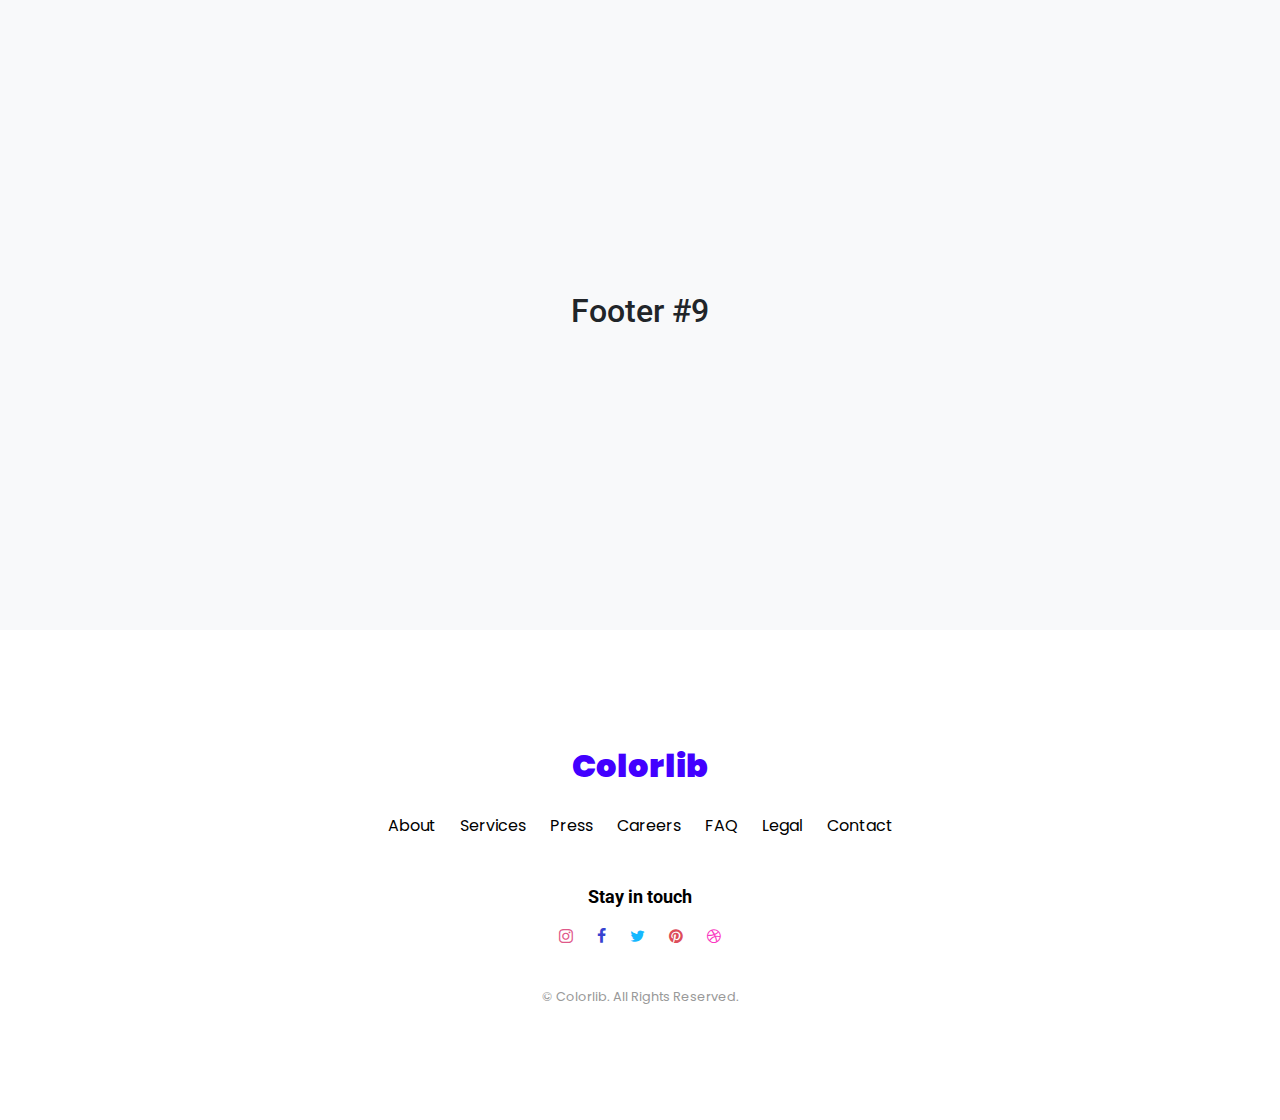
<file: Templates/bootstrap-footer-09/index.html>
<!doctype html>
<html lang="en">
  <head>
    <!-- Required meta tags -->
    <meta charset="utf-8">
    <meta name="viewport" content="width=device-width, initial-scale=1, shrink-to-fit=no">
    <link href="https://fonts.googleapis.com/css?family=Roboto:300,400&display=swap" rel="stylesheet">

    <link href="https://fonts.googleapis.com/css?family=Poppins:300,400,500&display=swap" rel="stylesheet">

    <link href="https://fonts.googleapis.com/css?family=Source+Serif+Pro:400,600&display=swap" rel="stylesheet">

    <link rel="stylesheet" href="fonts/icomoon/style.css">

    <!-- Bootstrap CSS -->
    <link rel="stylesheet" href="css/bootstrap.min.css">
    
    <!-- Style CSS -->
    <link rel="stylesheet" href="css/style.css">

    <title>Footer 09</title>
  </head>
  <body>
    <div class="content d-flex align-items-center bg-light">
      <h2 class="w-100 text-center">Footer #9</h2>
    </div>
    
    <footer class="footer-16371">
      <div class="container">
        <div class="row justify-content-center">
          <div class="col-md-9 text-center">
            <div class="footer-site-logo mb-4">
              <a href="#">Colorlib</a>
            </div>
            <ul class="list-unstyled nav-links mb-5">
              <li><a href="#">About</a></li>
              <li><a href="#">Services</a></li>
              <li><a href="#">Press</a></li>
              <li><a href="#">Careers</a></li>
              <li><a href="#">FAQ</a></li>
              <li><a href="#">Legal</a></li>
              <li><a href="#">Contact</a></li>
            </ul>

            <div class="social mb-4">
              <h3>Stay in touch</h3>
              <ul class="list-unstyled">
                <li class="in"><a href="#"><span class="icon-instagram"></span></a></li>
                <li class="fb"><a href="#"><span class="icon-facebook"></span></a></li>
                <li class="tw"><a href="#"><span class="icon-twitter"></span></a></li>
                <li class="pin"><a href="#"><span class="icon-pinterest"></span></a></li>
                <li class="dr"><a href="#"><span class="icon-dribbble"></span></a></li>
              </ul>
            </div>

            <div class="copyright">
              <p class="mb-0"><small>&copy; Colorlib. All Rights Reserved.</small></p>
            </div>


          </div>
        </div>
      </div>
    </footer>


    
    <script src="js/jquery-3.3.1.min.js"></script>
    <script src="js/popper.min.js"></script>
    <script src="js/bootstrap.min.js"></script>
  </body>
</html>
</file>
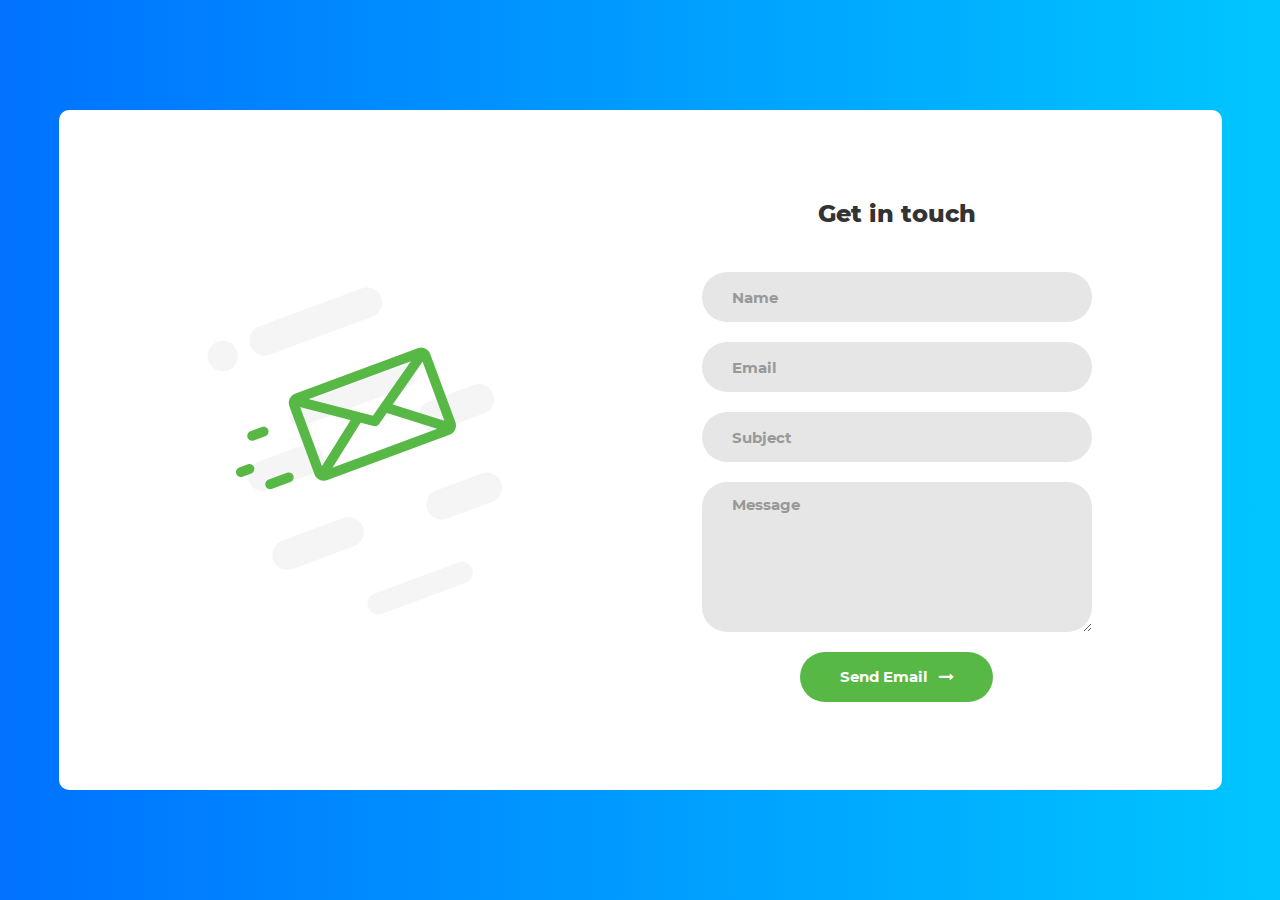
<file: Templates/Contact/index.html>
<!DOCTYPE html>
<html lang="en">
<head>
	<title>Contact V1</title>
	<meta charset="UTF-8">
	<meta name="viewport" content="width=device-width, initial-scale=1">
<!--===============================================================================================-->
	<link rel="icon" type="image/png" href="images/icons/favicon.ico"/>
<!--===============================================================================================-->
	<link rel="stylesheet" type="text/css" href="vendor/bootstrap/css/bootstrap.min.css">
<!--===============================================================================================-->
	<link rel="stylesheet" type="text/css" href="fonts/font-awesome-4.7.0/css/font-awesome.min.css">
<!--===============================================================================================-->
	<link rel="stylesheet" type="text/css" href="vendor/animate/animate.css">
<!--===============================================================================================-->
	<link rel="stylesheet" type="text/css" href="vendor/css-hamburgers/hamburgers.min.css">
<!--===============================================================================================-->
	<link rel="stylesheet" type="text/css" href="vendor/select2/select2.min.css">
<!--===============================================================================================-->
	<link rel="stylesheet" type="text/css" href="css/util.css">
	<link rel="stylesheet" type="text/css" href="css/main.css">
<!--===============================================================================================-->
</head>
<body>

	<div class="contact1">
		<div class="container-contact1">
			<div class="contact1-pic js-tilt" data-tilt>
				<img src="images/img-01.png" alt="IMG">
			</div>

			<form class="contact1-form validate-form">
				<span class="contact1-form-title">
					Get in touch
				</span>

				<div class="wrap-input1 validate-input" data-validate = "Name is required">
					<input class="input1" type="text" name="name" placeholder="Name">
					<span class="shadow-input1"></span>
				</div>

				<div class="wrap-input1 validate-input" data-validate = "Valid email is required: ex@abc.xyz">
					<input class="input1" type="text" name="email" placeholder="Email">
					<span class="shadow-input1"></span>
				</div>

				<div class="wrap-input1 validate-input" data-validate = "Subject is required">
					<input class="input1" type="text" name="subject" placeholder="Subject">
					<span class="shadow-input1"></span>
				</div>

				<div class="wrap-input1 validate-input" data-validate = "Message is required">
					<textarea class="input1" name="message" placeholder="Message"></textarea>
					<span class="shadow-input1"></span>
				</div>

				<div class="container-contact1-form-btn">
					<button class="contact1-form-btn">
						<span>
							Send Email
							<i class="fa fa-long-arrow-right" aria-hidden="true"></i>
						</span>
					</button>
				</div>
			</form>
		</div>
	</div>




<!--===============================================================================================-->
	<script src="vendor/jquery/jquery-3.2.1.min.js"></script>
<!--===============================================================================================-->
	<script src="vendor/bootstrap/js/popper.js"></script>
	<script src="vendor/bootstrap/js/bootstrap.min.js"></script>
<!--===============================================================================================-->
	<script src="vendor/select2/select2.min.js"></script>
<!--===============================================================================================-->
	<script src="vendor/tilt/tilt.jquery.min.js"></script>
	<script >
		$('.js-tilt').tilt({
			scale: 1.1
		})
	</script>

<!-- Global site tag (gtag.js) - Google Analytics -->
<script async src="https://www.googletagmanager.com/gtag/js?id=UA-23581568-13"></script>
<script>
  window.dataLayer = window.dataLayer || [];
  function gtag(){dataLayer.push(arguments);}
  gtag('js', new Date());

  gtag('config', 'UA-23581568-13');
</script>

<!--===============================================================================================-->
	<script src="js/main.js"></script>

</body>
</html>
</file>
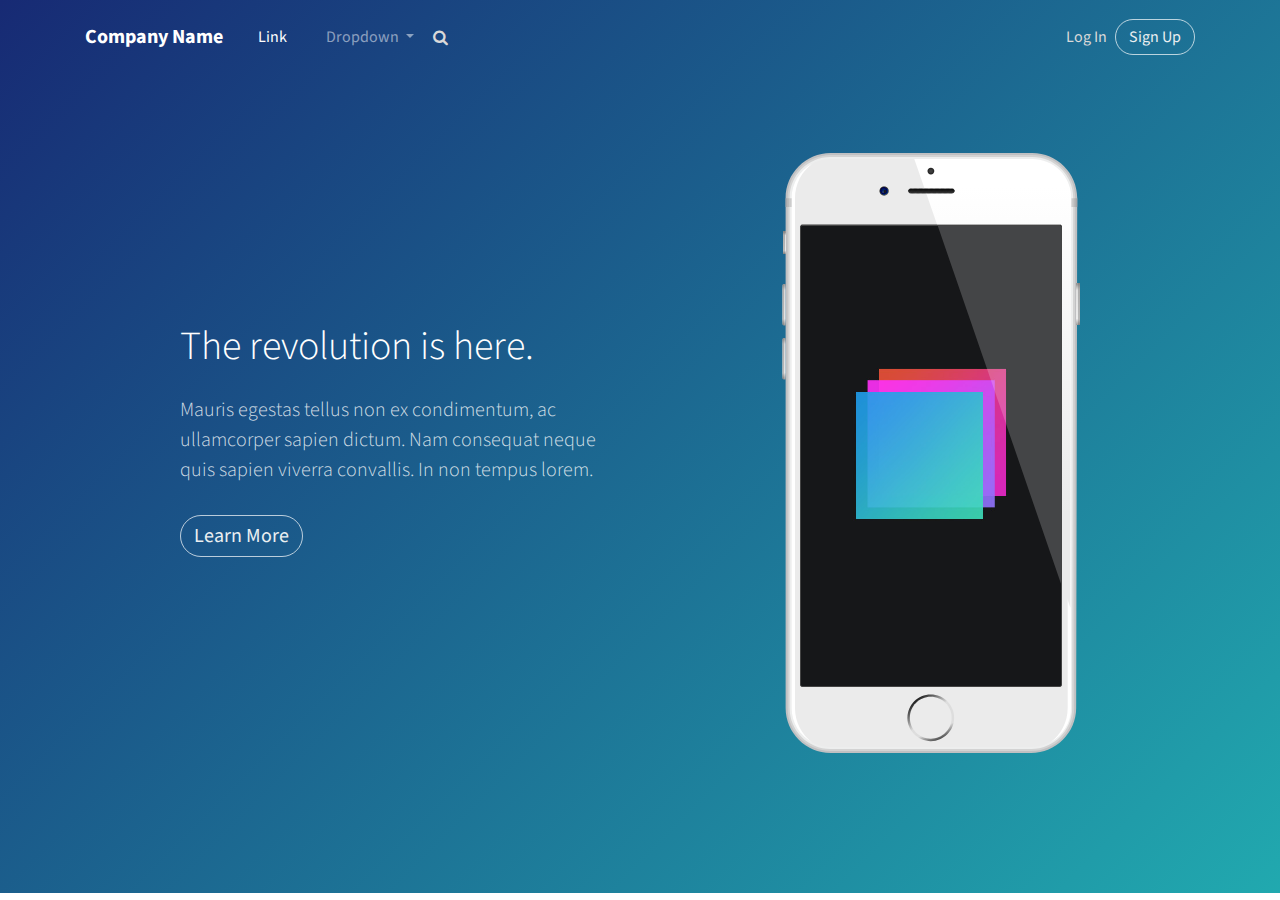
<file: Templates/header-blue/index.html>
<!DOCTYPE html>
<html>

<head>
    <meta charset="utf-8">
    <meta name="viewport" content="width=device-width, initial-scale=1.0">
    <title>Untitled</title>
    <link rel="stylesheet" href="https://cdnjs.cloudflare.com/ajax/libs/twitter-bootstrap/4.1.3/css/bootstrap.min.css">
    <link rel="stylesheet" href="https://cdnjs.cloudflare.com/ajax/libs/font-awesome/4.7.0/css/font-awesome.min.css">
    <link rel="stylesheet" href="https://fonts.googleapis.com/css?family=Source+Sans+Pro:300,400,700">
    <link rel="stylesheet" href="assets/css/style.css">
</head>

<body>
    <div>
        <div class="header-blue">
            <nav class="navbar navbar-dark navbar-expand-md navigation-clean-search">
                <div class="container"><a class="navbar-brand" href="#">Company Name</a><button class="navbar-toggler" data-toggle="collapse" data-target="#navcol-1"><span class="sr-only">Toggle navigation</span><span class="navbar-toggler-icon"></span></button>
                    <div class="collapse navbar-collapse"
                        id="navcol-1">
                        <ul class="nav navbar-nav">
                            <li class="nav-item" role="presentation"><a class="nav-link active" href="#">Link</a></li>
                            <li class="dropdown"><a class="dropdown-toggle nav-link dropdown-toggle" data-toggle="dropdown" aria-expanded="false" href="#">Dropdown </a>
                                <div class="dropdown-menu" role="menu"><a class="dropdown-item" role="presentation" href="#">First Item</a><a class="dropdown-item" role="presentation" href="#">Second Item</a><a class="dropdown-item" role="presentation" href="#">Third Item</a></div>
                            </li>
                        </ul>
                        <form class="form-inline mr-auto" target="_self">
                            <div class="form-group"><label for="search-field"><i class="fa fa-search"></i></label><input class="form-control search-field" type="search" name="search" id="search-field"></div>
                        </form><span class="navbar-text"> <a href="#" class="login">Log In</a></span><a class="btn btn-light action-button" role="button" href="#">Sign Up</a></div>
                </div>
            </nav>
            <div class="container hero">
                <div class="row">
                    <div class="col-12 col-lg-6 col-xl-5 offset-xl-1">
                        <h1>The revolution is here.</h1>
                        <p>Mauris egestas tellus non ex condimentum, ac ullamcorper sapien dictum. Nam consequat neque quis sapien viverra convallis. In non tempus lorem. </p><button class="btn btn-light btn-lg action-button" type="button">Learn More</button></div>
                    <div
                        class="col-md-5 col-lg-5 offset-lg-1 offset-xl-0 d-none d-lg-block phone-holder">
                        <div class="iphone-mockup"><img src="assets/img/iphone.svg" class="device">
                            <div class="screen"></div>
                        </div>
                </div>
            </div>
        </div>
    </div>
    </div>
    <script src="https://cdnjs.cloudflare.com/ajax/libs/jquery/3.2.1/jquery.min.js"></script>
    <script src="https://cdnjs.cloudflare.com/ajax/libs/twitter-bootstrap/4.1.3/js/bootstrap.bundle.min.js"></script>
</body>

</html>
</file>
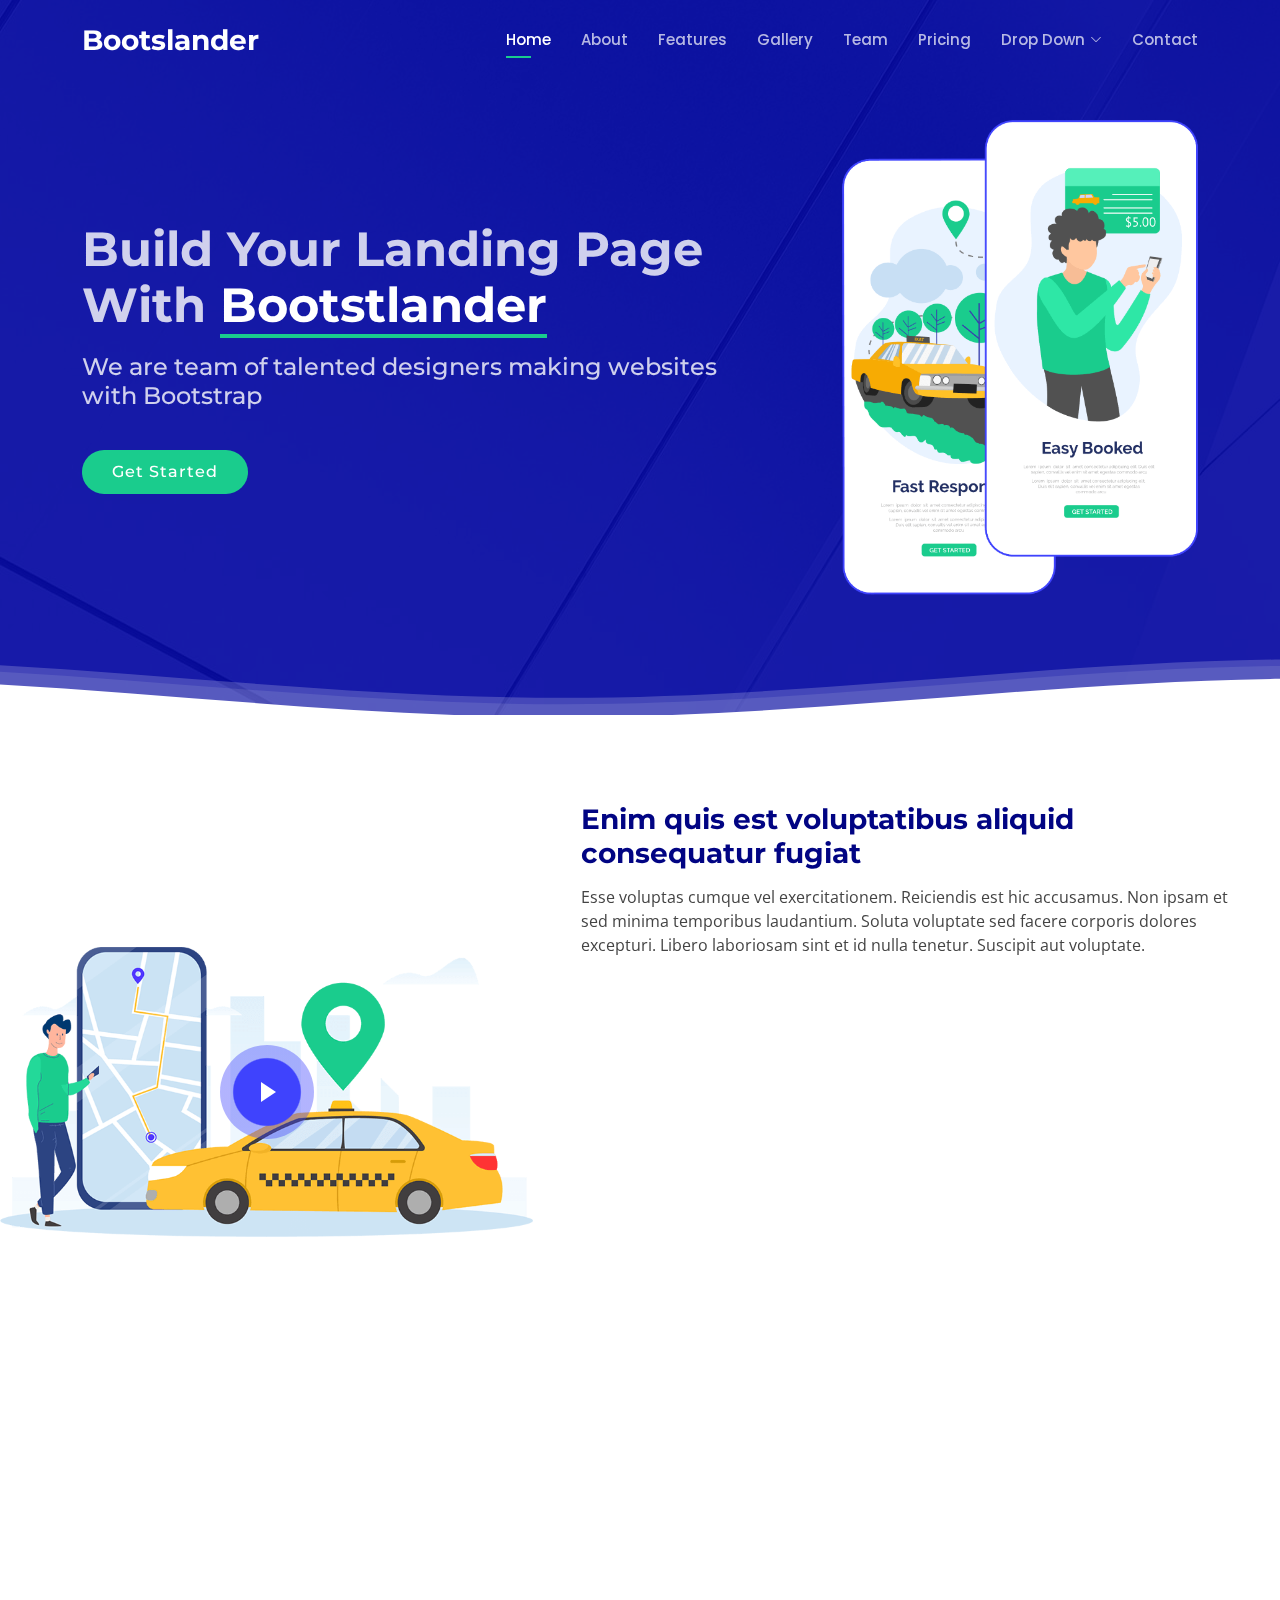
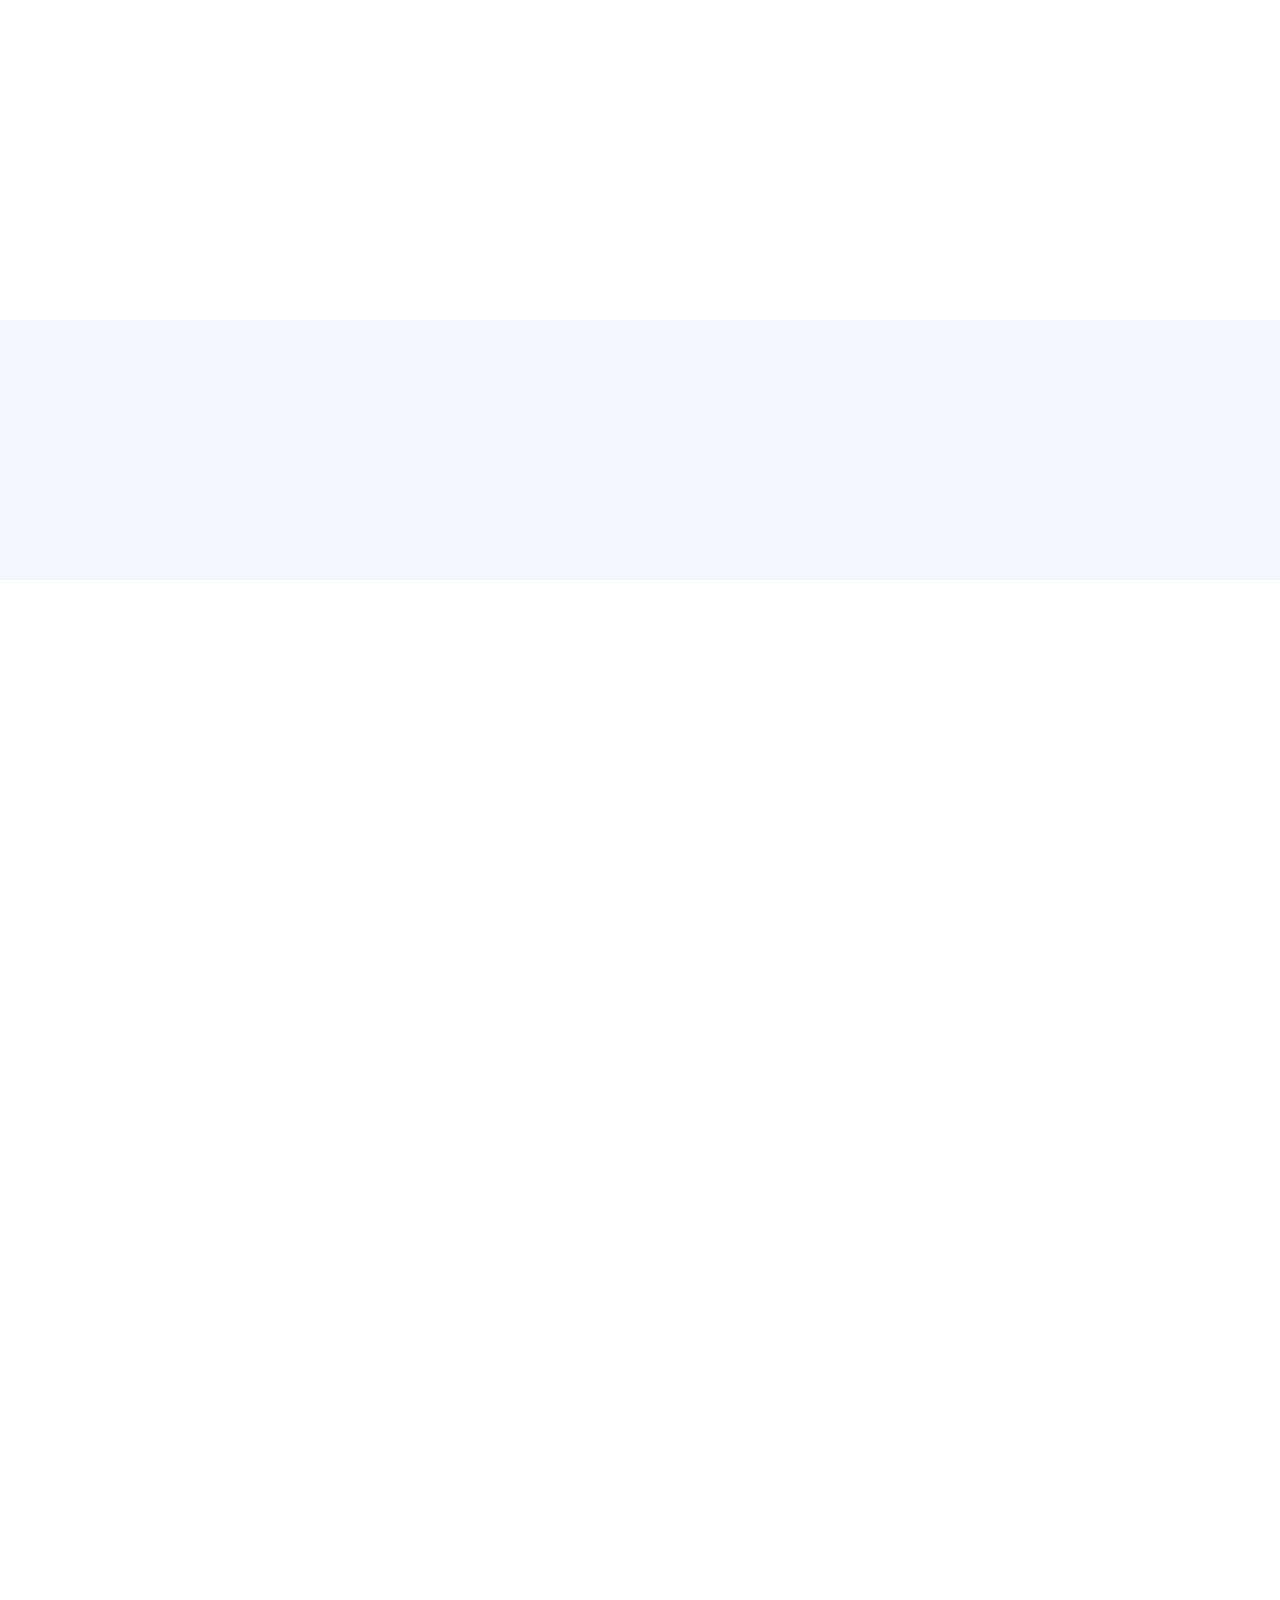
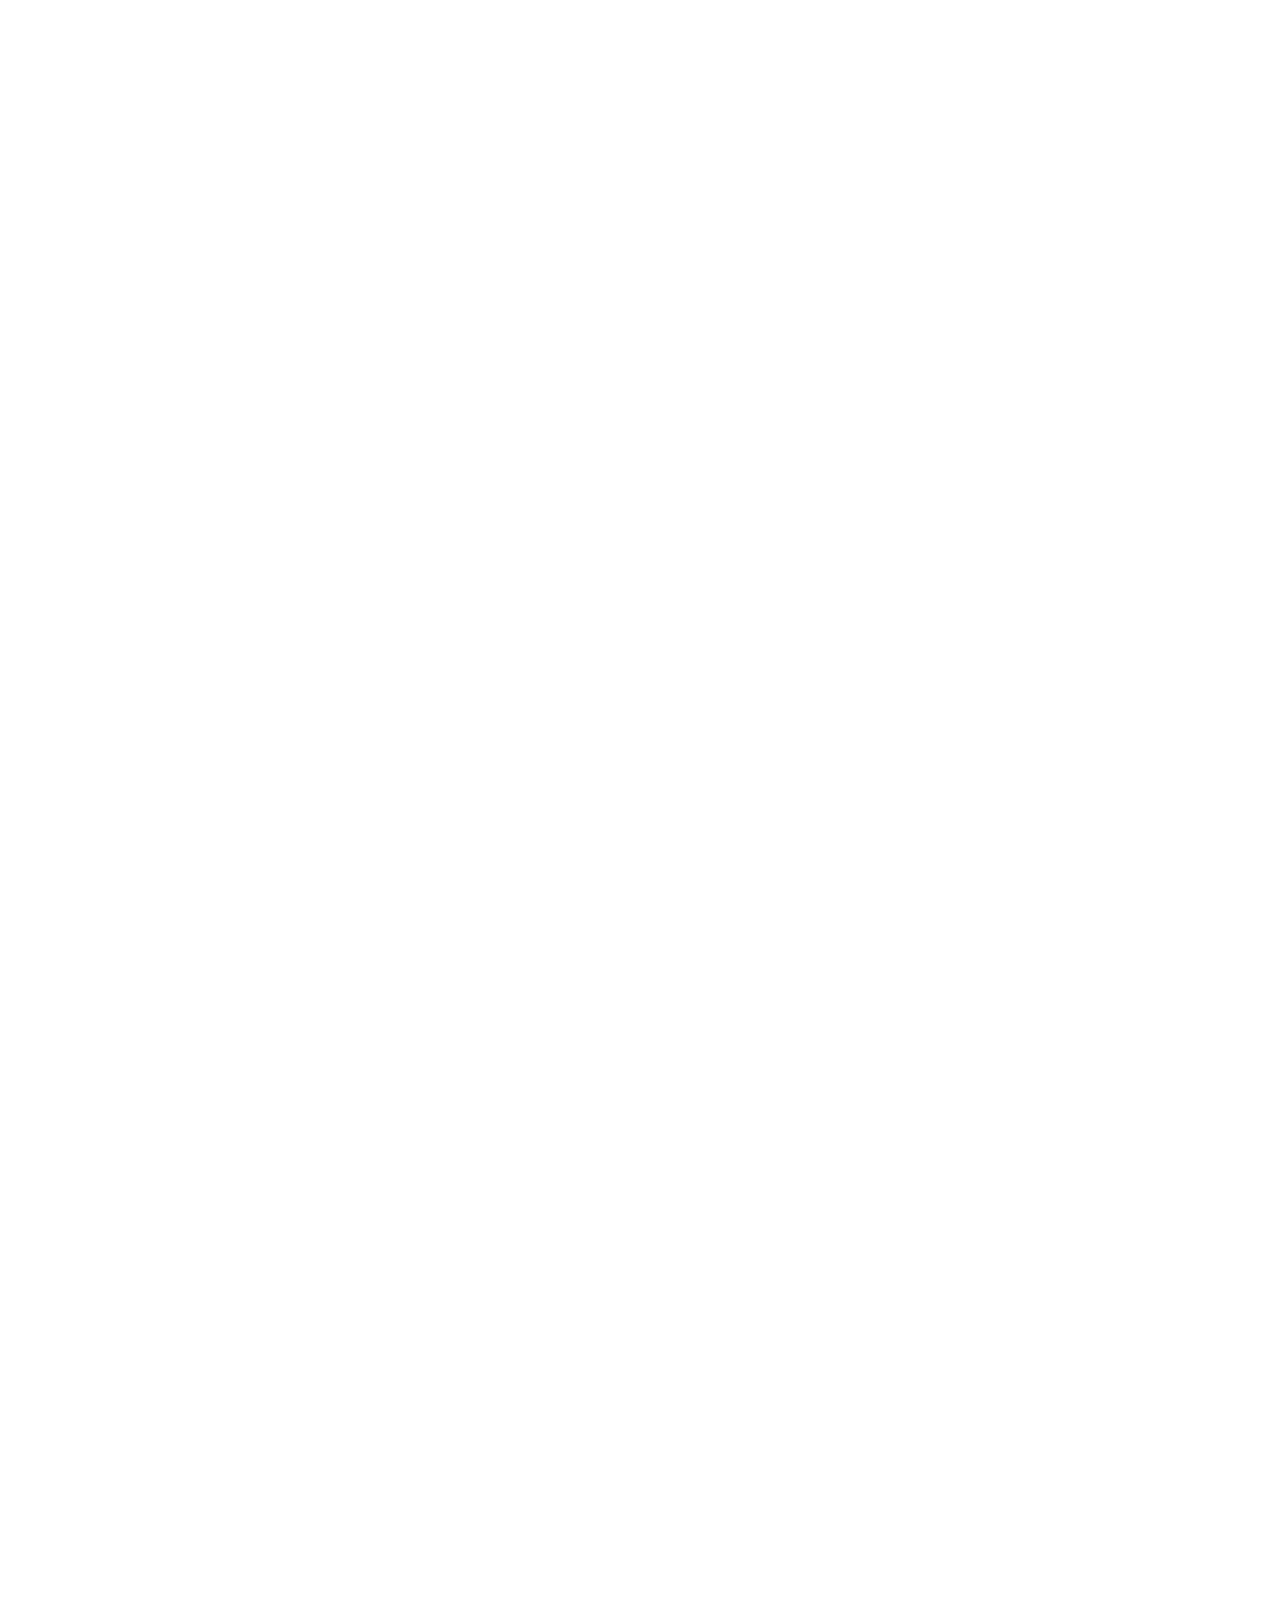
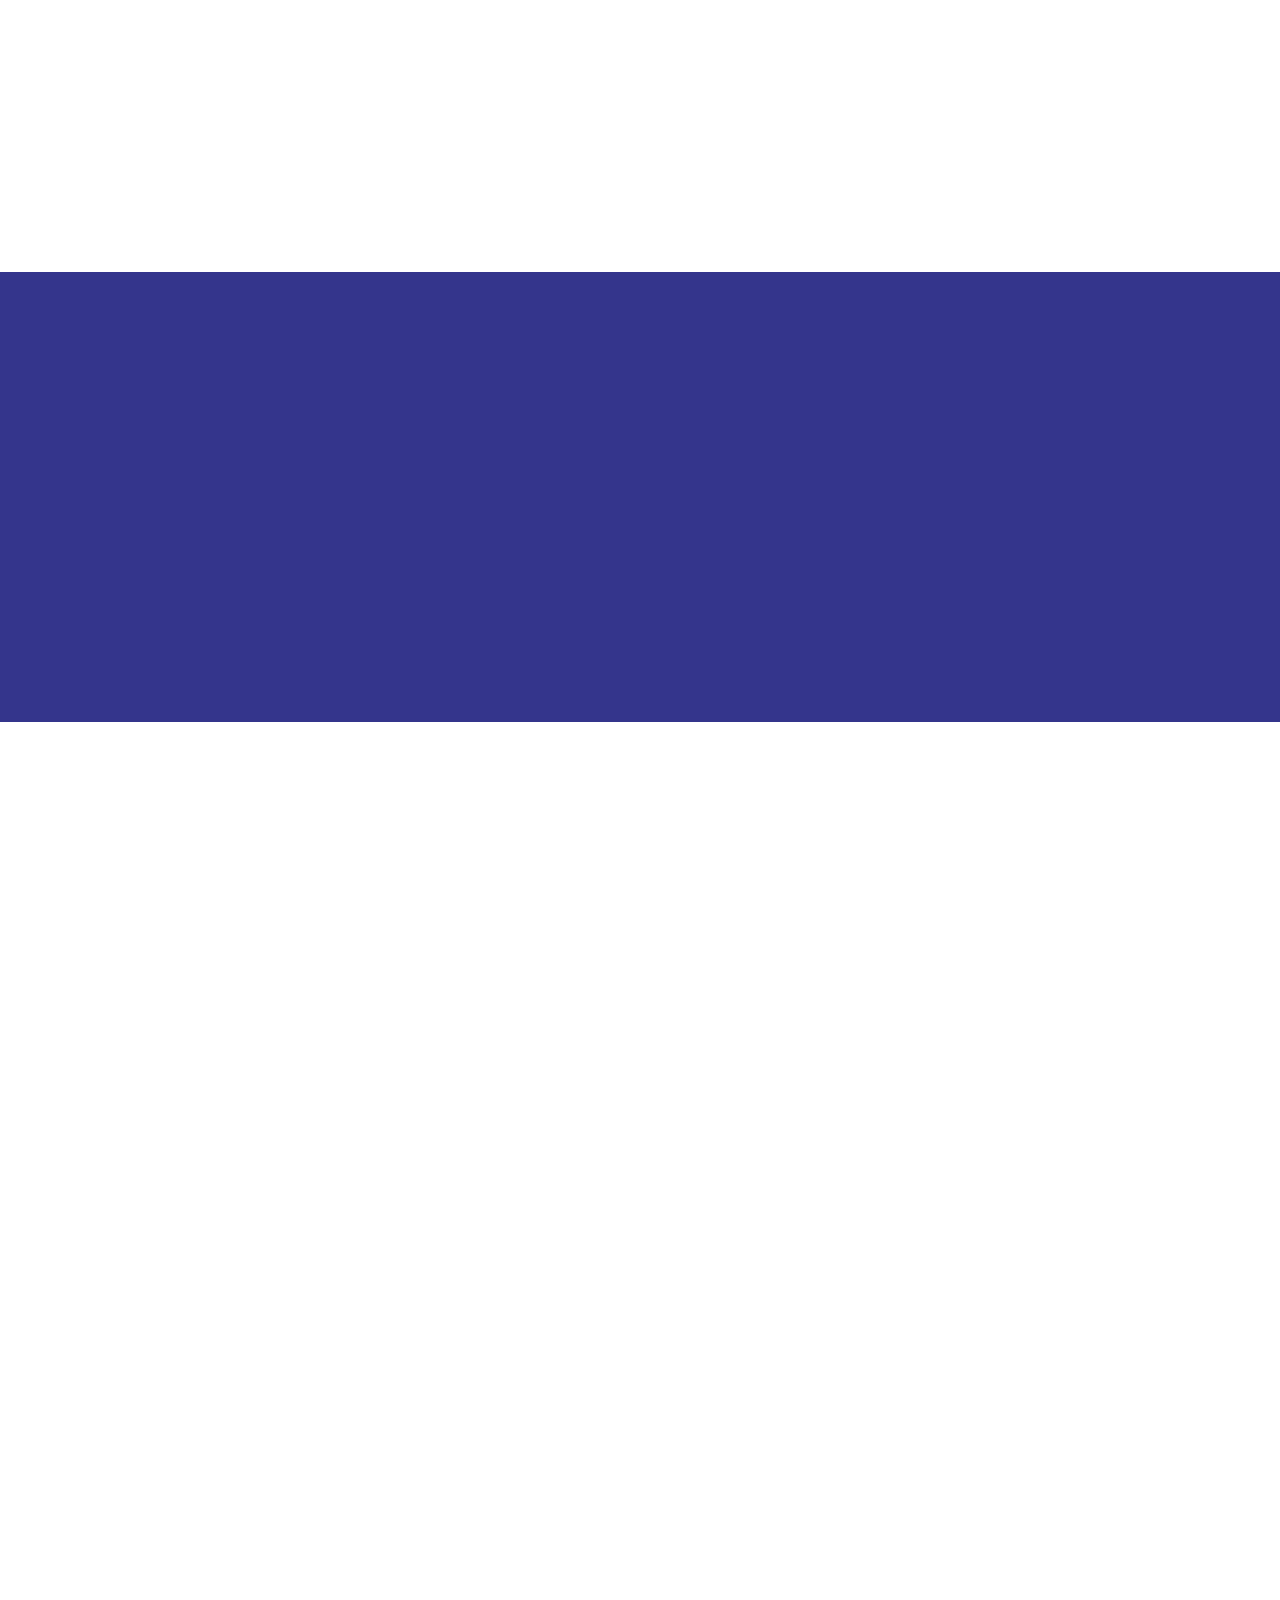
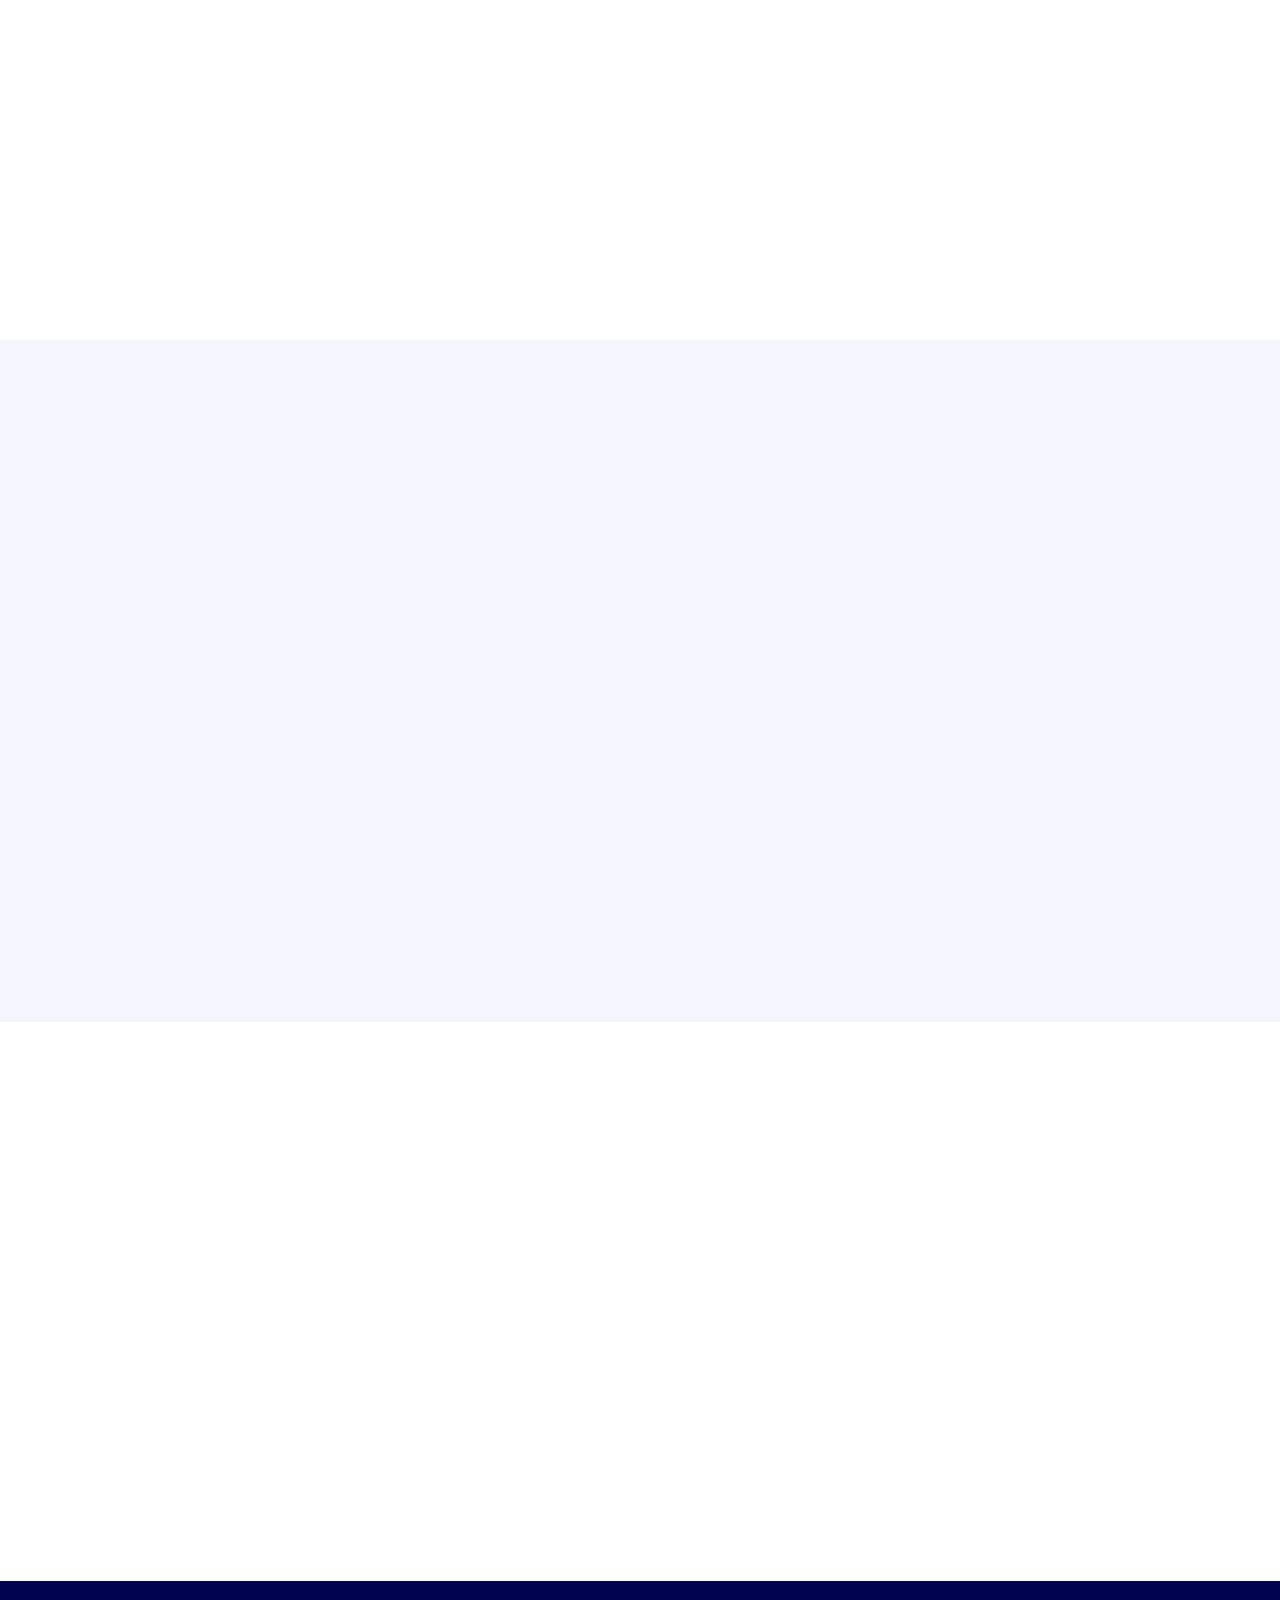
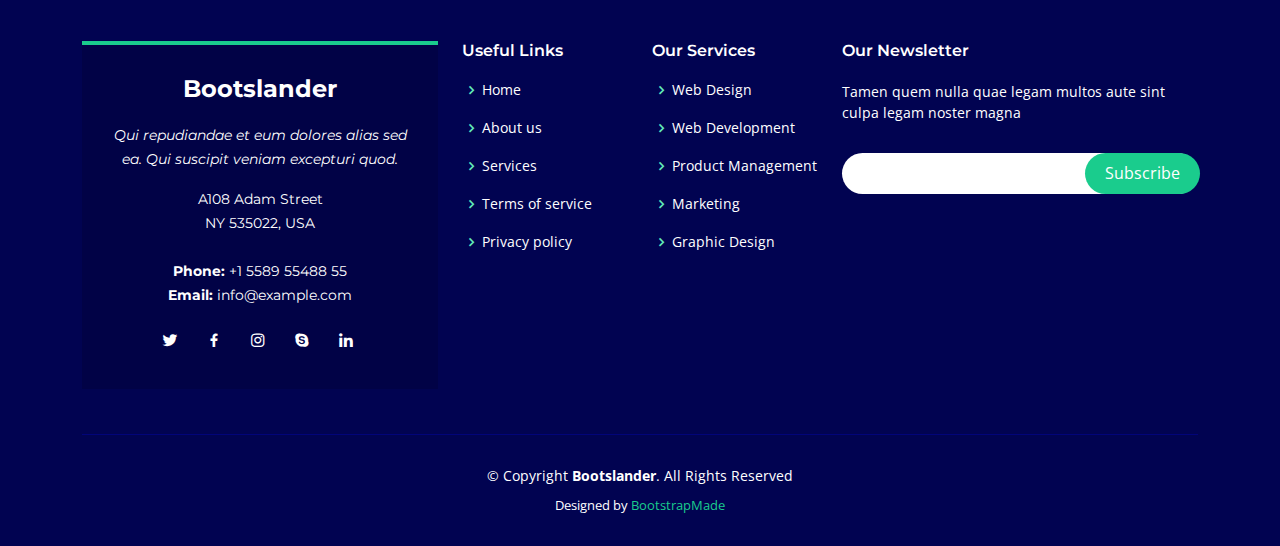
<file: Templates/Feature/Bootslander/index.html>
<!DOCTYPE html>
<html lang="en">

<head>
  <meta charset="utf-8">
  <meta content="width=device-width, initial-scale=1.0" name="viewport">

  <title>Bootslander Bootstrap Template - Index</title>
  <meta content="" name="description">
  <meta content="" name="keywords">

  <!-- Favicons -->
  <link href="assets/img/favicon.png" rel="icon">
  <link href="assets/img/apple-touch-icon.png" rel="apple-touch-icon">

  <!-- Google Fonts -->
  <link href="https://fonts.googleapis.com/css?family=Open+Sans:300,300i,400,400i,600,600i,700,700i|Montserrat:300,300i,400,400i,500,500i,600,600i,700,700i|Poppins:300,300i,400,400i,500,500i,600,600i,700,700i" rel="stylesheet">

  <!-- Vendor CSS Files -->
  <link href="assets/vendor/aos/aos.css" rel="stylesheet">
  <link href="assets/vendor/bootstrap/css/bootstrap.min.css" rel="stylesheet">
  <link href="assets/vendor/bootstrap-icons/bootstrap-icons.css" rel="stylesheet">
  <link href="assets/vendor/boxicons/css/boxicons.min.css" rel="stylesheet">
  <link href="assets/vendor/glightbox/css/glightbox.min.css" rel="stylesheet">
  <link href="assets/vendor/remixicon/remixicon.css" rel="stylesheet">
  <link href="assets/vendor/swiper/swiper-bundle.min.css" rel="stylesheet">

  <!-- Template Main CSS File -->
  <link href="assets/css/style.css" rel="stylesheet">

  <!-- =======================================================
  * Template Name: Bootslander - v4.5.0
  * Template URL: https://bootstrapmade.com/bootslander-free-bootstrap-landing-page-template/
  * Author: BootstrapMade.com
  * License: https://bootstrapmade.com/license/
  ======================================================== -->
</head>

<body>

  <!-- ======= Header ======= -->
  <header id="header" class="fixed-top d-flex align-items-center header-transparent">
    <div class="container d-flex align-items-center justify-content-between">

      <div class="logo">
        <h1><a href="index.html"><span>Bootslander</span></a></h1>
        <!-- Uncomment below if you prefer to use an image logo -->
        <!-- <a href="index.html"><img src="assets/img/logo.png" alt="" class="img-fluid"></a>-->
      </div>

      <nav id="navbar" class="navbar">
        <ul>
          <li><a class="nav-link scrollto active" href="#hero">Home</a></li>
          <li><a class="nav-link scrollto" href="#about">About</a></li>
          <li><a class="nav-link scrollto" href="#features">Features</a></li>
          <li><a class="nav-link scrollto" href="#gallery">Gallery</a></li>
          <li><a class="nav-link scrollto" href="#team">Team</a></li>
          <li><a class="nav-link scrollto" href="#pricing">Pricing</a></li>
          <li class="dropdown"><a href="#"><span>Drop Down</span> <i class="bi bi-chevron-down"></i></a>
            <ul>
              <li><a href="#">Drop Down 1</a></li>
              <li class="dropdown"><a href="#"><span>Deep Drop Down</span> <i class="bi bi-chevron-right"></i></a>
                <ul>
                  <li><a href="#">Deep Drop Down 1</a></li>
                  <li><a href="#">Deep Drop Down 2</a></li>
                  <li><a href="#">Deep Drop Down 3</a></li>
                  <li><a href="#">Deep Drop Down 4</a></li>
                  <li><a href="#">Deep Drop Down 5</a></li>
                </ul>
              </li>
              <li><a href="#">Drop Down 2</a></li>
              <li><a href="#">Drop Down 3</a></li>
              <li><a href="#">Drop Down 4</a></li>
            </ul>
          </li>
          <li><a class="nav-link scrollto" href="#contact">Contact</a></li>
        </ul>
        <i class="bi bi-list mobile-nav-toggle"></i>
      </nav><!-- .navbar -->

    </div>
  </header><!-- End Header -->

  <!-- ======= Hero Section ======= -->
  <section id="hero">

    <div class="container">
      <div class="row justify-content-between">
        <div class="col-lg-7 pt-5 pt-lg-0 order-2 order-lg-1 d-flex align-items-center">
          <div data-aos="zoom-out">
            <h1>Build Your Landing Page With <span>Bootstlander</span></h1>
            <h2>We are team of talented designers making websites with Bootstrap</h2>
            <div class="text-center text-lg-start">
              <a href="#about" class="btn-get-started scrollto">Get Started</a>
            </div>
          </div>
        </div>
        <div class="col-lg-4 order-1 order-lg-2 hero-img" data-aos="zoom-out" data-aos-delay="300">
          <img src="assets/img/hero-img.png" class="img-fluid animated" alt="">
        </div>
      </div>
    </div>

    <svg class="hero-waves" xmlns="http://www.w3.org/2000/svg" xmlns:xlink="http://www.w3.org/1999/xlink" viewBox="0 24 150 28 " preserveAspectRatio="none">
      <defs>
        <path id="wave-path" d="M-160 44c30 0 58-18 88-18s 58 18 88 18 58-18 88-18 58 18 88 18 v44h-352z">
      </defs>
      <g class="wave1">
        <use xlink:href="#wave-path" x="50" y="3" fill="rgba(255,255,255, .1)">
      </g>
      <g class="wave2">
        <use xlink:href="#wave-path" x="50" y="0" fill="rgba(255,255,255, .2)">
      </g>
      <g class="wave3">
        <use xlink:href="#wave-path" x="50" y="9" fill="#fff">
      </g>
    </svg>

  </section><!-- End Hero -->

  <main id="main">

    <!-- ======= About Section ======= -->
    <section id="about" class="about">
      <div class="container-fluid">

        <div class="row">
          <div class="col-xl-5 col-lg-6 video-box d-flex justify-content-center align-items-stretch" data-aos="fade-right">
            <a href="https://www.youtube.com/watch?v=jDDaplaOz7Q" class="venobox play-btn mb-4" data-vbtype="video" data-autoplay="true"></a>
          </div>

          <div class="col-xl-7 col-lg-6 icon-boxes d-flex flex-column align-items-stretch justify-content-center py-5 px-lg-5" data-aos="fade-left">
            <h3>Enim quis est voluptatibus aliquid consequatur fugiat</h3>
            <p>Esse voluptas cumque vel exercitationem. Reiciendis est hic accusamus. Non ipsam et sed minima temporibus laudantium. Soluta voluptate sed facere corporis dolores excepturi. Libero laboriosam sint et id nulla tenetur. Suscipit aut voluptate.</p>

            <div class="icon-box" data-aos="zoom-in" data-aos-delay="100">
              <div class="icon"><i class="bx bx-fingerprint"></i></div>
              <h4 class="title"><a href="">Lorem Ipsum</a></h4>
              <p class="description">Voluptatum deleniti atque corrupti quos dolores et quas molestias excepturi sint occaecati cupiditate non provident</p>
            </div>

            <div class="icon-box" data-aos="zoom-in" data-aos-delay="200">
              <div class="icon"><i class="bx bx-gift"></i></div>
              <h4 class="title"><a href="">Nemo Enim</a></h4>
              <p class="description">At vero eos et accusamus et iusto odio dignissimos ducimus qui blanditiis praesentium voluptatum deleniti atque</p>
            </div>

            <div class="icon-box" data-aos="zoom-in" data-aos-delay="300">
              <div class="icon"><i class="bx bx-atom"></i></div>
              <h4 class="title"><a href="">Dine Pad</a></h4>
              <p class="description">Explicabo est voluptatum asperiores consequatur magnam. Et veritatis odit. Sunt aut deserunt minus aut eligendi omnis</p>
            </div>

          </div>
        </div>

      </div>
    </section><!-- End About Section -->

    <!-- ======= Features Section ======= -->
    <section id="features" class="features">
      <div class="container">

        <div class="section-title" data-aos="fade-up">
          <h2>Features</h2>
          <p>Check The Features</p>
        </div>

        <div class="row" data-aos="fade-left">
          <div class="col-lg-3 col-md-4">
            <div class="icon-box" data-aos="zoom-in" data-aos-delay="50">
              <i class="ri-store-line" style="color: #ffbb2c;"></i>
              <h3><a href="">Lorem Ipsum</a></h3>
            </div>
          </div>
          <div class="col-lg-3 col-md-4 mt-4 mt-md-0">
            <div class="icon-box" data-aos="zoom-in" data-aos-delay="100">
              <i class="ri-bar-chart-box-line" style="color: #5578ff;"></i>
              <h3><a href="">Dolor Sitema</a></h3>
            </div>
          </div>
          <div class="col-lg-3 col-md-4 mt-4 mt-md-0">
            <div class="icon-box" data-aos="zoom-in" data-aos-delay="150">
              <i class="ri-calendar-todo-line" style="color: #e80368;"></i>
              <h3><a href="">Sed perspiciatis</a></h3>
            </div>
          </div>
          <div class="col-lg-3 col-md-4 mt-4 mt-lg-0">
            <div class="icon-box" data-aos="zoom-in" data-aos-delay="200">
              <i class="ri-paint-brush-line" style="color: #e361ff;"></i>
              <h3><a href="">Magni Dolores</a></h3>
            </div>
          </div>
          <div class="col-lg-3 col-md-4 mt-4">
            <div class="icon-box" data-aos="zoom-in" data-aos-delay="250">
              <i class="ri-database-2-line" style="color: #47aeff;"></i>
              <h3><a href="">Nemo Enim</a></h3>
            </div>
          </div>
          <div class="col-lg-3 col-md-4 mt-4">
            <div class="icon-box" data-aos="zoom-in" data-aos-delay="300">
              <i class="ri-gradienter-line" style="color: #ffa76e;"></i>
              <h3><a href="">Eiusmod Tempor</a></h3>
            </div>
          </div>
          <div class="col-lg-3 col-md-4 mt-4">
            <div class="icon-box" data-aos="zoom-in" data-aos-delay="350">
              <i class="ri-file-list-3-line" style="color: #11dbcf;"></i>
              <h3><a href="">Midela Teren</a></h3>
            </div>
          </div>
          <div class="col-lg-3 col-md-4 mt-4">
            <div class="icon-box" data-aos="zoom-in" data-aos-delay="400">
              <i class="ri-price-tag-2-line" style="color: #4233ff;"></i>
              <h3><a href="">Pira Neve</a></h3>
            </div>
          </div>
          <div class="col-lg-3 col-md-4 mt-4">
            <div class="icon-box" data-aos="zoom-in" data-aos-delay="450">
              <i class="ri-anchor-line" style="color: #b2904f;"></i>
              <h3><a href="">Dirada Pack</a></h3>
            </div>
          </div>
          <div class="col-lg-3 col-md-4 mt-4">
            <div class="icon-box" data-aos="zoom-in" data-aos-delay="500">
              <i class="ri-disc-line" style="color: #b20969;"></i>
              <h3><a href="">Moton Ideal</a></h3>
            </div>
          </div>
          <div class="col-lg-3 col-md-4 mt-4">
            <div class="icon-box" data-aos="zoom-in" data-aos-delay="550">
              <i class="ri-base-station-line" style="color: #ff5828;"></i>
              <h3><a href="">Verdo Park</a></h3>
            </div>
          </div>
          <div class="col-lg-3 col-md-4 mt-4">
            <div class="icon-box" data-aos="zoom-in" data-aos-delay="600">
              <i class="ri-fingerprint-line" style="color: #29cc61;"></i>
              <h3><a href="">Flavor Nivelanda</a></h3>
            </div>
          </div>
        </div>

      </div>
    </section><!-- End Features Section -->

    <!-- ======= Counts Section ======= -->
    <section id="counts" class="counts">
      <div class="container">

        <div class="row" data-aos="fade-up">

          <div class="col-lg-3 col-md-6">
            <div class="count-box">
              <i class="bi bi-emoji-smile"></i>
              <span data-purecounter-start="0" data-purecounter-end="232" data-purecounter-duration="1" class="purecounter"></span>
              <p>Happy Clients</p>
            </div>
          </div>

          <div class="col-lg-3 col-md-6 mt-5 mt-md-0">
            <div class="count-box">
              <i class="bi bi-journal-richtext"></i>
              <span data-purecounter-start="0" data-purecounter-end="521" data-purecounter-duration="1" class="purecounter"></span>
              <p>Projects</p>
            </div>
          </div>

          <div class="col-lg-3 col-md-6 mt-5 mt-lg-0">
            <div class="count-box">
              <i class="bi bi-headset"></i>
              <span data-purecounter-start="0" data-purecounter-end="1463" data-purecounter-duration="1" class="purecounter"></span>
              <p>Hours Of Support</p>
            </div>
          </div>

          <div class="col-lg-3 col-md-6 mt-5 mt-lg-0">
            <div class="count-box">
              <i class="bi bi-people"></i>
              <span data-purecounter-start="0" data-purecounter-end="15" data-purecounter-duration="1" class="purecounter"></span>
              <p>Hard Workers</p>
            </div>
          </div>

        </div>

      </div>
    </section><!-- End Counts Section -->

    <!-- ======= Details Section ======= -->
    <section id="details" class="details">
      <div class="container">

        <div class="row content">
          <div class="col-md-4" data-aos="fade-right">
            <img src="assets/img/details-1.png" class="img-fluid" alt="">
          </div>
          <div class="col-md-8 pt-4" data-aos="fade-up">
            <h3>Voluptatem dignissimos provident quasi corporis voluptates sit assumenda.</h3>
            <p class="fst-italic">
              Lorem ipsum dolor sit amet, consectetur adipiscing elit, sed do eiusmod tempor incididunt ut labore et dolore
              magna aliqua.
            </p>
            <ul>
              <li><i class="bi bi-check"></i> Ullamco laboris nisi ut aliquip ex ea commodo consequat.</li>
              <li><i class="bi bi-check"></i> Duis aute irure dolor in reprehenderit in voluptate velit.</li>
              <li><i class="bi bi-check"></i> Iure at voluptas aspernatur dignissimos doloribus repudiandae.</li>
              <li><i class="bi bi-check"></i> Est ipsa assumenda id facilis nesciunt placeat sed doloribus praesentium.</li>
            </ul>
            <p>
              Voluptas nisi in quia excepturi nihil voluptas nam et ut. Expedita omnis eum consequatur non. Sed in asperiores aut repellendus. Error quisquam ab maiores. Quibusdam sit in officia
            </p>
          </div>
        </div>

        <div class="row content">
          <div class="col-md-4 order-1 order-md-2" data-aos="fade-left">
            <img src="assets/img/details-2.png" class="img-fluid" alt="">
          </div>
          <div class="col-md-8 pt-5 order-2 order-md-1" data-aos="fade-up">
            <h3>Corporis temporibus maiores provident</h3>
            <p class="fst-italic">
              Lorem ipsum dolor sit amet, consectetur adipiscing elit, sed do eiusmod tempor incididunt ut labore et dolore
              magna aliqua.
            </p>
            <p>
              Ullamco laboris nisi ut aliquip ex ea commodo consequat. Duis aute irure dolor in reprehenderit in voluptate
              velit esse cillum dolore eu fugiat nulla pariatur. Excepteur sint occaecat cupidatat non proident, sunt in
              culpa qui officia deserunt mollit anim id est laborum
            </p>
            <p>
              Inventore id enim dolor dicta qui et magni molestiae. Mollitia optio officia illum ut cupiditate eos autem. Soluta dolorum repellendus repellat amet autem rerum illum in. Quibusdam occaecati est nisi esse. Saepe aut dignissimos distinctio id enim.
            </p>
          </div>
        </div>

        <div class="row content">
          <div class="col-md-4" data-aos="fade-right">
            <img src="assets/img/details-3.png" class="img-fluid" alt="">
          </div>
          <div class="col-md-8 pt-5" data-aos="fade-up">
            <h3>Sunt consequatur ad ut est nulla consectetur reiciendis animi voluptas</h3>
            <p>Cupiditate placeat cupiditate placeat est ipsam culpa. Delectus quia minima quod. Sunt saepe odit aut quia voluptatem hic voluptas dolor doloremque.</p>
            <ul>
              <li><i class="bi bi-check"></i> Ullamco laboris nisi ut aliquip ex ea commodo consequat.</li>
              <li><i class="bi bi-check"></i> Duis aute irure dolor in reprehenderit in voluptate velit.</li>
              <li><i class="bi bi-check"></i> Facilis ut et voluptatem aperiam. Autem soluta ad fugiat.</li>
            </ul>
            <p>
              Qui consequatur temporibus. Enim et corporis sit sunt harum praesentium suscipit ut voluptatem. Et nihil magni debitis consequatur est.
            </p>
            <p>
              Suscipit enim et. Ut optio esse quidem quam reiciendis esse odit excepturi. Vel dolores rerum soluta explicabo vel fugiat eum non.
            </p>
          </div>
        </div>

        <div class="row content">
          <div class="col-md-4 order-1 order-md-2" data-aos="fade-left">
            <img src="assets/img/details-4.png" class="img-fluid" alt="">
          </div>
          <div class="col-md-8 pt-5 order-2 order-md-1" data-aos="fade-up">
            <h3>Quas et necessitatibus eaque impedit ipsum animi consequatur incidunt in</h3>
            <p class="fst-italic">
              Lorem ipsum dolor sit amet, consectetur adipiscing elit, sed do eiusmod tempor incididunt ut labore et dolore
              magna aliqua.
            </p>
            <p>
              Ullamco laboris nisi ut aliquip ex ea commodo consequat. Duis aute irure dolor in reprehenderit in voluptate
              velit esse cillum dolore eu fugiat nulla pariatur. Excepteur sint occaecat cupidatat non proident, sunt in
              culpa qui officia deserunt mollit anim id est laborum
            </p>
            <ul>
              <li><i class="bi bi-check"></i> Et praesentium laboriosam architecto nam .</li>
              <li><i class="bi bi-check"></i> Eius et voluptate. Enim earum tempore aliquid. Nobis et sunt consequatur. Aut repellat in numquam velit quo dignissimos et.</li>
              <li><i class="bi bi-check"></i> Facilis ut et voluptatem aperiam. Autem soluta ad fugiat.</li>
            </ul>
          </div>
        </div>

      </div>
    </section><!-- End Details Section -->

    <!-- ======= Gallery Section ======= -->
    <section id="gallery" class="gallery">
      <div class="container">

        <div class="section-title" data-aos="fade-up">
          <h2>Gallery</h2>
          <p>Check our Gallery</p>
        </div>

        <div class="row no-gutters" data-aos="fade-left">

          <div class="col-lg-3 col-md-4">
            <div class="gallery-item" data-aos="zoom-in" data-aos-delay="100">
              <a href="assets/img/gallery/gallery-1.jpg" class="gallery-lightbox">
                <img src="assets/img/gallery/gallery-1.jpg" alt="" class="img-fluid">
              </a>
            </div>
          </div>

          <div class="col-lg-3 col-md-4">
            <div class="gallery-item" data-aos="zoom-in" data-aos-delay="150">
              <a href="assets/img/gallery/gallery-2.jpg" class="gallery-lightbox">
                <img src="assets/img/gallery/gallery-2.jpg" alt="" class="img-fluid">
              </a>
            </div>
          </div>

          <div class="col-lg-3 col-md-4">
            <div class="gallery-item" data-aos="zoom-in" data-aos-delay="200">
              <a href="assets/img/gallery/gallery-3.jpg" class="gallery-lightbox">
                <img src="assets/img/gallery/gallery-3.jpg" alt="" class="img-fluid">
              </a>
            </div>
          </div>

          <div class="col-lg-3 col-md-4">
            <div class="gallery-item" data-aos="zoom-in" data-aos-delay="250">
              <a href="assets/img/gallery/gallery-4.jpg" class="gallery-lightbox">
                <img src="assets/img/gallery/gallery-4.jpg" alt="" class="img-fluid">
              </a>
            </div>
          </div>

          <div class="col-lg-3 col-md-4">
            <div class="gallery-item" data-aos="zoom-in" data-aos-delay="300">
              <a href="assets/img/gallery/gallery-5.jpg" class="gallery-lightbox">
                <img src="assets/img/gallery/gallery-5.jpg" alt="" class="img-fluid">
              </a>
            </div>
          </div>

          <div class="col-lg-3 col-md-4">
            <div class="gallery-item" data-aos="zoom-in" data-aos-delay="350">
              <a href="assets/img/gallery/gallery-6.jpg" class="gallery-lightbox">
                <img src="assets/img/gallery/gallery-6.jpg" alt="" class="img-fluid">
              </a>
            </div>
          </div>

          <div class="col-lg-3 col-md-4">
            <div class="gallery-item" data-aos="zoom-in" data-aos-delay="400">
              <a href="assets/img/gallery/gallery-7.jpg" class="gallery-lightbox">
                <img src="assets/img/gallery/gallery-7.jpg" alt="" class="img-fluid">
              </a>
            </div>
          </div>

          <div class="col-lg-3 col-md-4">
            <div class="gallery-item" data-aos="zoom-in" data-aos-delay="450">
              <a href="assets/img/gallery/gallery-8.jpg" class="gallery-lightbox">
                <img src="assets/img/gallery/gallery-8.jpg" alt="" class="img-fluid">
              </a>
            </div>
          </div>

        </div>

      </div>
    </section><!-- End Gallery Section -->

    <!-- ======= Testimonials Section ======= -->
    <section id="testimonials" class="testimonials">
      <div class="container">

        <div class="testimonials-slider swiper" data-aos="fade-up" data-aos-delay="100">
          <div class="swiper-wrapper">

            <div class="swiper-slide">
              <div class="testimonial-item">
                <img src="assets/img/testimonials/testimonials-1.jpg" class="testimonial-img" alt="">
                <h3>Saul Goodman</h3>
                <h4>Ceo &amp; Founder</h4>
                <p>
                  <i class="bx bxs-quote-alt-left quote-icon-left"></i>
                  Proin iaculis purus consequat sem cure digni ssim donec porttitora entum suscipit rhoncus. Accusantium quam, ultricies eget id, aliquam eget nibh et. Maecen aliquam, risus at semper.
                  <i class="bx bxs-quote-alt-right quote-icon-right"></i>
                </p>
              </div>
            </div><!-- End testimonial item -->

            <div class="swiper-slide">
              <div class="testimonial-item">
                <img src="assets/img/testimonials/testimonials-2.jpg" class="testimonial-img" alt="">
                <h3>Sara Wilsson</h3>
                <h4>Designer</h4>
                <p>
                  <i class="bx bxs-quote-alt-left quote-icon-left"></i>
                  Export tempor illum tamen malis malis eram quae irure esse labore quem cillum quid cillum eram malis quorum velit fore eram velit sunt aliqua noster fugiat irure amet legam anim culpa.
                  <i class="bx bxs-quote-alt-right quote-icon-right"></i>
                </p>
              </div>
            </div><!-- End testimonial item -->

            <div class="swiper-slide">
              <div class="testimonial-item">
                <img src="assets/img/testimonials/testimonials-3.jpg" class="testimonial-img" alt="">
                <h3>Jena Karlis</h3>
                <h4>Store Owner</h4>
                <p>
                  <i class="bx bxs-quote-alt-left quote-icon-left"></i>
                  Enim nisi quem export duis labore cillum quae magna enim sint quorum nulla quem veniam duis minim tempor labore quem eram duis noster aute amet eram fore quis sint minim.
                  <i class="bx bxs-quote-alt-right quote-icon-right"></i>
                </p>
              </div>
            </div><!-- End testimonial item -->

            <div class="swiper-slide">
              <div class="testimonial-item">
                <img src="assets/img/testimonials/testimonials-4.jpg" class="testimonial-img" alt="">
                <h3>Matt Brandon</h3>
                <h4>Freelancer</h4>
                <p>
                  <i class="bx bxs-quote-alt-left quote-icon-left"></i>
                  Fugiat enim eram quae cillum dolore dolor amet nulla culpa multos export minim fugiat minim velit minim dolor enim duis veniam ipsum anim magna sunt elit fore quem dolore labore illum veniam.
                  <i class="bx bxs-quote-alt-right quote-icon-right"></i>
                </p>
              </div>
            </div><!-- End testimonial item -->

            <div class="swiper-slide">
              <div class="testimonial-item">
                <img src="assets/img/testimonials/testimonials-5.jpg" class="testimonial-img" alt="">
                <h3>John Larson</h3>
                <h4>Entrepreneur</h4>
                <p>
                  <i class="bx bxs-quote-alt-left quote-icon-left"></i>
                  Quis quorum aliqua sint quem legam fore sunt eram irure aliqua veniam tempor noster veniam enim culpa labore duis sunt culpa nulla illum cillum fugiat legam esse veniam culpa fore nisi cillum quid.
                  <i class="bx bxs-quote-alt-right quote-icon-right"></i>
                </p>
              </div>
            </div><!-- End testimonial item -->

          </div>
          <div class="swiper-pagination"></div>
        </div>

      </div>
    </section><!-- End Testimonials Section -->

    <!-- ======= Team Section ======= -->
    <section id="team" class="team">
      <div class="container">

        <div class="section-title" data-aos="fade-up">
          <h2>Team</h2>
          <p>Our Great Team</p>
        </div>

        <div class="row" data-aos="fade-left">

          <div class="col-lg-3 col-md-6">
            <div class="member" data-aos="zoom-in" data-aos-delay="100">
              <div class="pic"><img src="assets/img/team/team-1.jpg" class="img-fluid" alt=""></div>
              <div class="member-info">
                <h4>Walter White</h4>
                <span>Chief Executive Officer</span>
                <div class="social">
                  <a href=""><i class="bi bi-twitter"></i></a>
                  <a href=""><i class="bi bi-facebook"></i></a>
                  <a href=""><i class="bi bi-instagram"></i></a>
                  <a href=""><i class="bi bi-linkedin"></i></a>
                </div>
              </div>
            </div>
          </div>

          <div class="col-lg-3 col-md-6 mt-5 mt-md-0">
            <div class="member" data-aos="zoom-in" data-aos-delay="200">
              <div class="pic"><img src="assets/img/team/team-2.jpg" class="img-fluid" alt=""></div>
              <div class="member-info">
                <h4>Sarah Jhonson</h4>
                <span>Product Manager</span>
                <div class="social">
                  <a href=""><i class="bi bi-twitter"></i></a>
                  <a href=""><i class="bi bi-facebook"></i></a>
                  <a href=""><i class="bi bi-instagram"></i></a>
                  <a href=""><i class="bi bi-linkedin"></i></a>
                </div>
              </div>
            </div>
          </div>

          <div class="col-lg-3 col-md-6 mt-5 mt-lg-0">
            <div class="member" data-aos="zoom-in" data-aos-delay="300">
              <div class="pic"><img src="assets/img/team/team-3.jpg" class="img-fluid" alt=""></div>
              <div class="member-info">
                <h4>William Anderson</h4>
                <span>CTO</span>
                <div class="social">
                  <a href=""><i class="bi bi-twitter"></i></a>
                  <a href=""><i class="bi bi-facebook"></i></a>
                  <a href=""><i class="bi bi-instagram"></i></a>
                  <a href=""><i class="bi bi-linkedin"></i></a>
                </div>
              </div>
            </div>
          </div>

          <div class="col-lg-3 col-md-6 mt-5 mt-lg-0">
            <div class="member" data-aos="zoom-in" data-aos-delay="400">
              <div class="pic"><img src="assets/img/team/team-4.jpg" class="img-fluid" alt=""></div>
              <div class="member-info">
                <h4>Amanda Jepson</h4>
                <span>Accountant</span>
                <div class="social">
                  <a href=""><i class="bi bi-twitter"></i></a>
                  <a href=""><i class="bi bi-facebook"></i></a>
                  <a href=""><i class="bi bi-instagram"></i></a>
                  <a href=""><i class="bi bi-linkedin"></i></a>
                </div>
              </div>
            </div>
          </div>

        </div>

      </div>
    </section><!-- End Team Section -->

    <!-- ======= Pricing Section ======= -->
    <section id="pricing" class="pricing">
      <div class="container">

        <div class="section-title" data-aos="fade-up">
          <h2>Pricing</h2>
          <p>Check our Pricing</p>
        </div>

        <div class="row" data-aos="fade-left">

          <div class="col-lg-3 col-md-6">
            <div class="box" data-aos="zoom-in" data-aos-delay="100">
              <h3>Free</h3>
              <h4><sup>$</sup>0<span> / month</span></h4>
              <ul>
                <li>Aida dere</li>
                <li>Nec feugiat nisl</li>
                <li>Nulla at volutpat dola</li>
                <li class="na">Pharetra massa</li>
                <li class="na">Massa ultricies mi</li>
              </ul>
              <div class="btn-wrap">
                <a href="#" class="btn-buy">Buy Now</a>
              </div>
            </div>
          </div>

          <div class="col-lg-3 col-md-6 mt-4 mt-md-0">
            <div class="box featured" data-aos="zoom-in" data-aos-delay="200">
              <h3>Business</h3>
              <h4><sup>$</sup>19<span> / month</span></h4>
              <ul>
                <li>Aida dere</li>
                <li>Nec feugiat nisl</li>
                <li>Nulla at volutpat dola</li>
                <li>Pharetra massa</li>
                <li class="na">Massa ultricies mi</li>
              </ul>
              <div class="btn-wrap">
                <a href="#" class="btn-buy">Buy Now</a>
              </div>
            </div>
          </div>

          <div class="col-lg-3 col-md-6 mt-4 mt-lg-0">
            <div class="box" data-aos="zoom-in" data-aos-delay="300">
              <h3>Developer</h3>
              <h4><sup>$</sup>29<span> / month</span></h4>
              <ul>
                <li>Aida dere</li>
                <li>Nec feugiat nisl</li>
                <li>Nulla at volutpat dola</li>
                <li>Pharetra massa</li>
                <li>Massa ultricies mi</li>
              </ul>
              <div class="btn-wrap">
                <a href="#" class="btn-buy">Buy Now</a>
              </div>
            </div>
          </div>

          <div class="col-lg-3 col-md-6 mt-4 mt-lg-0">
            <div class="box" data-aos="zoom-in" data-aos-delay="400">
              <span class="advanced">Advanced</span>
              <h3>Ultimate</h3>
              <h4><sup>$</sup>49<span> / month</span></h4>
              <ul>
                <li>Aida dere</li>
                <li>Nec feugiat nisl</li>
                <li>Nulla at volutpat dola</li>
                <li>Pharetra massa</li>
                <li>Massa ultricies mi</li>
              </ul>
              <div class="btn-wrap">
                <a href="#" class="btn-buy">Buy Now</a>
              </div>
            </div>
          </div>

        </div>

      </div>
    </section><!-- End Pricing Section -->

    <!-- ======= F.A.Q Section ======= -->
    <section id="faq" class="faq section-bg">
      <div class="container">

        <div class="section-title" data-aos="fade-up">
          <h2>F.A.Q</h2>
          <p>Frequently Asked Questions</p>
        </div>

        <div class="faq-list">
          <ul>
            <li data-aos="fade-up">
              <i class="bx bx-help-circle icon-help"></i> <a data-bs-toggle="collapse" class="collapse" data-bs-target="#faq-list-1">Non consectetur a erat nam at lectus urna duis? <i class="bx bx-chevron-down icon-show"></i><i class="bx bx-chevron-up icon-close"></i></a>
              <div id="faq-list-1" class="collapse show" data-bs-parent=".faq-list">
                <p>
                  Feugiat pretium nibh ipsum consequat. Tempus iaculis urna id volutpat lacus laoreet non curabitur gravida. Venenatis lectus magna fringilla urna porttitor rhoncus dolor purus non.
                </p>
              </div>
            </li>

            <li data-aos="fade-up" data-aos-delay="100">
              <i class="bx bx-help-circle icon-help"></i> <a data-bs-toggle="collapse" data-bs-target="#faq-list-2" class="collapsed">Feugiat scelerisque varius morbi enim nunc? <i class="bx bx-chevron-down icon-show"></i><i class="bx bx-chevron-up icon-close"></i></a>
              <div id="faq-list-2" class="collapse" data-bs-parent=".faq-list">
                <p>
                  Dolor sit amet consectetur adipiscing elit pellentesque habitant morbi. Id interdum velit laoreet id donec ultrices. Fringilla phasellus faucibus scelerisque eleifend donec pretium. Est pellentesque elit ullamcorper dignissim. Mauris ultrices eros in cursus turpis massa tincidunt dui.
                </p>
              </div>
            </li>

            <li data-aos="fade-up" data-aos-delay="200">
              <i class="bx bx-help-circle icon-help"></i> <a data-bs-toggle="collapse" data-bs-target="#faq-list-3" class="collapsed">Dolor sit amet consectetur adipiscing elit? <i class="bx bx-chevron-down icon-show"></i><i class="bx bx-chevron-up icon-close"></i></a>
              <div id="faq-list-3" class="collapse" data-bs-parent=".faq-list">
                <p>
                  Eleifend mi in nulla posuere sollicitudin aliquam ultrices sagittis orci. Faucibus pulvinar elementum integer enim. Sem nulla pharetra diam sit amet nisl suscipit. Rutrum tellus pellentesque eu tincidunt. Lectus urna duis convallis convallis tellus. Urna molestie at elementum eu facilisis sed odio morbi quis
                </p>
              </div>
            </li>

            <li data-aos="fade-up" data-aos-delay="300">
              <i class="bx bx-help-circle icon-help"></i> <a data-bs-toggle="collapse" data-bs-target="#faq-list-4" class="collapsed">Tempus quam pellentesque nec nam aliquam sem et tortor consequat? <i class="bx bx-chevron-down icon-show"></i><i class="bx bx-chevron-up icon-close"></i></a>
              <div id="faq-list-4" class="collapse" data-bs-parent=".faq-list">
                <p>
                  Molestie a iaculis at erat pellentesque adipiscing commodo. Dignissim suspendisse in est ante in. Nunc vel risus commodo viverra maecenas accumsan. Sit amet nisl suscipit adipiscing bibendum est. Purus gravida quis blandit turpis cursus in.
                </p>
              </div>
            </li>

            <li data-aos="fade-up" data-aos-delay="400">
              <i class="bx bx-help-circle icon-help"></i> <a data-bs-toggle="collapse" data-bs-target="#faq-list-5" class="collapsed">Tortor vitae purus faucibus ornare. Varius vel pharetra vel turpis nunc eget lorem dolor? <i class="bx bx-chevron-down icon-show"></i><i class="bx bx-chevron-up icon-close"></i></a>
              <div id="faq-list-5" class="collapse" data-bs-parent=".faq-list">
                <p>
                  Laoreet sit amet cursus sit amet dictum sit amet justo. Mauris vitae ultricies leo integer malesuada nunc vel. Tincidunt eget nullam non nisi est sit amet. Turpis nunc eget lorem dolor sed. Ut venenatis tellus in metus vulputate eu scelerisque.
                </p>
              </div>
            </li>

          </ul>
        </div>

      </div>
    </section><!-- End F.A.Q Section -->

    <!-- ======= Contact Section ======= -->
    <section id="contact" class="contact">
      <div class="container">

        <div class="section-title" data-aos="fade-up">
          <h2>Contact</h2>
          <p>Contact Us</p>
        </div>

        <div class="row">

          <div class="col-lg-4" data-aos="fade-right" data-aos-delay="100">
            <div class="info">
              <div class="address">
                <span class="iconify" data-icon="entypo:address" data-width="40" data-height="40"></span>
                <h4>Location:</h4>
                <p>A108 Adam Street, New York, NY 535022</p>
              </div>

              <div class="email">
                <i class="bi bi-envelope"></i>
                <h4>Email:</h4>
                <p>info@example.com</p>
              </div>

              <div class="phone">
                <i class="bi bi-phone"></i>
                <h4>Call:</h4>
                <p>+1 5589 55488 55s</p>
              </div>

            </div>

          </div>

          <div class="col-lg-8 mt-5 mt-lg-0" data-aos="fade-left" data-aos-delay="200">

            <form action="forms/contact.php" method="post" role="form" class="php-email-form">
              <div class="row">
                <div class="col-md-6 form-group">
                  <input type="text" name="name" class="form-control" id="name" placeholder="Your Name" required>
                </div>
                <div class="col-md-6 form-group mt-3 mt-md-0">
                  <input type="email" class="form-control" name="email" id="email" placeholder="Your Email" required>
                </div>
              </div>
              <div class="form-group mt-3">
                <input type="text" class="form-control" name="subject" id="subject" placeholder="Subject" required>
              </div>
              <div class="form-group mt-3">
                <textarea class="form-control" name="message" rows="5" placeholder="Message" required></textarea>
              </div>
              <div class="my-3">
                <div class="loading">Loading</div>
                <div class="error-message"></div>
                <div class="sent-message">Your message has been sent. Thank you!</div>
              </div>
              <div class="text-center"><button type="submit">Send Message</button></div>
            </form>

          </div>

        </div>

      </div>
    </section><!-- End Contact Section -->

  </main><!-- End #main -->

  <!-- ======= Footer ======= -->
  <footer id="footer">
    <div class="footer-top">
      <div class="container">
        <div class="row">

          <div class="col-lg-4 col-md-6">
            <div class="footer-info">
              <h3>Bootslander</h3>
              <p class="pb-3"><em>Qui repudiandae et eum dolores alias sed ea. Qui suscipit veniam excepturi quod.</em></p>
              <p>
                A108 Adam Street <br>
                NY 535022, USA<br><br>
                <strong>Phone:</strong> +1 5589 55488 55<br>
                <strong>Email:</strong> info@example.com<br>
              </p>
              <div class="social-links mt-3">
                <a href="#" class="twitter"><i class="bx bxl-twitter"></i></a>
                <a href="#" class="facebook"><i class="bx bxl-facebook"></i></a>
                <a href="#" class="instagram"><i class="bx bxl-instagram"></i></a>
                <a href="#" class="google-plus"><i class="bx bxl-skype"></i></a>
                <a href="#" class="linkedin"><i class="bx bxl-linkedin"></i></a>
              </div>
            </div>
          </div>

          <div class="col-lg-2 col-md-6 footer-links">
            <h4>Useful Links</h4>
            <ul>
              <li><i class="bx bx-chevron-right"></i> <a href="#">Home</a></li>
              <li><i class="bx bx-chevron-right"></i> <a href="#">About us</a></li>
              <li><i class="bx bx-chevron-right"></i> <a href="#">Services</a></li>
              <li><i class="bx bx-chevron-right"></i> <a href="#">Terms of service</a></li>
              <li><i class="bx bx-chevron-right"></i> <a href="#">Privacy policy</a></li>
            </ul>
          </div>

          <div class="col-lg-2 col-md-6 footer-links">
            <h4>Our Services</h4>
            <ul>
              <li><i class="bx bx-chevron-right"></i> <a href="#">Web Design</a></li>
              <li><i class="bx bx-chevron-right"></i> <a href="#">Web Development</a></li>
              <li><i class="bx bx-chevron-right"></i> <a href="#">Product Management</a></li>
              <li><i class="bx bx-chevron-right"></i> <a href="#">Marketing</a></li>
              <li><i class="bx bx-chevron-right"></i> <a href="#">Graphic Design</a></li>
            </ul>
          </div>

          <div class="col-lg-4 col-md-6 footer-newsletter">
            <h4>Our Newsletter</h4>
            <p>Tamen quem nulla quae legam multos aute sint culpa legam noster magna</p>
            <form action="" method="post">
              <input type="email" name="email"><input type="submit" value="Subscribe">
            </form>

          </div>

        </div>
      </div>
    </div>

    <div class="container">
      <div class="copyright">
        &copy; Copyright <strong><span>Bootslander</span></strong>. All Rights Reserved
      </div>
      <div class="credits">
        <!-- All the links in the footer should remain intact. -->
        <!-- You can delete the links only if you purchased the pro version. -->
        <!-- Licensing information: https://bootstrapmade.com/license/ -->
        <!-- Purchase the pro version with working PHP/AJAX contact form: https://bootstrapmade.com/bootslander-free-bootstrap-landing-page-template/ -->
        Designed by <a href="https://bootstrapmade.com/">BootstrapMade</a>
      </div>
    </div>
  </footer><!-- End Footer -->

  <a href="#" class="back-to-top d-flex align-items-center justify-content-center"><i class="bi bi-arrow-up-short"></i></a>
  <div id="preloader"></div>

  <!-- Vendor JS Files -->
  <script src="assets/vendor/aos/aos.js"></script>
  <script src="assets/vendor/bootstrap/js/bootstrap.bundle.min.js"></script>
  <script src="assets/vendor/glightbox/js/glightbox.min.js"></script>
  <script src="assets/vendor/php-email-form/validate.js"></script>
  <script src="assets/vendor/purecounter/purecounter.js"></script>
  <script src="assets/vendor/swiper/swiper-bundle.min.js"></script>

  <!-- Template Main JS File -->
  <script src="assets/js/main.js"></script>

</body>

</html>
</file>
<file: Templates/bootstrap-footer-09/fonts/icomoon/style.css>
@font-face {
  font-family: 'icomoon';
  src:  url('fonts/icomoon.eot?10si43');
  src:  url('fonts/icomoon.eot?10si43#iefix') format('embedded-opentype'),
    url('fonts/icomoon.ttf?10si43') format('truetype'),
    url('fonts/icomoon.woff?10si43') format('woff'),
    url('fonts/icomoon.svg?10si43#icomoon') format('svg');
  font-weight: normal;
  font-style: normal;
}

[class^="icon-"], [class*=" icon-"] {
  /* use !important to prevent issues with browser extensions that change fonts */
  font-family: 'icomoon' !important;
  speak: none;
  font-style: normal;
  font-weight: normal;
  font-variant: normal;
  text-transform: none;
  line-height: 1;

  /* Better Font Rendering =========== */
  -webkit-font-smoothing: antialiased;
  -moz-osx-font-smoothing: grayscale;
}

.icon-asterisk:before {
  content: "\f069";
}
.icon-plus:before {
  content: "\f067";
}
.icon-question:before {
  content: "\f128";
}
.icon-minus:before {
  content: "\f068";
}
.icon-glass:before {
  content: "\f000";
}
.icon-music:before {
  content: "\f001";
}
.icon-search:before {
  content: "\f002";
}
.icon-envelope-o:before {
  content: "\f003";
}
.icon-heart:before {
  content: "\f004";
}
.icon-star:before {
  content: "\f005";
}
.icon-star-o:before {
  content: "\f006";
}
.icon-user:before {
  content: "\f007";
}
.icon-film:before {
  content: "\f008";
}
.icon-th-large:before {
  content: "\f009";
}
.icon-th:before {
  content: "\f00a";
}
.icon-th-list:before {
  content: "\f00b";
}
.icon-check:before {
  content: "\f00c";
}
.icon-close:before {
  content: "\f00d";
}
.icon-remove:before {
  content: "\f00d";
}
.icon-times:before {
  content: "\f00d";
}
.icon-search-plus:before {
  content: "\f00e";
}
.icon-search-minus:before {
  content: "\f010";
}
.icon-power-off:before {
  content: "\f011";
}
.icon-signal:before {
  content: "\f012";
}
.icon-cog:before {
  content: "\f013";
}
.icon-gear:before {
  content: "\f013";
}
.icon-trash-o:before {
  content: "\f014";
}
.icon-home:before {
  content: "\f015";
}
.icon-file-o:before {
  content: "\f016";
}
.icon-clock-o:before {
  content: "\f017";
}
.icon-road:before {
  content: "\f018";
}
.icon-download:before {
  content: "\f019";
}
.icon-arrow-circle-o-down:before {
  content: "\f01a";
}
.icon-arrow-circle-o-up:before {
  content: "\f01b";
}
.icon-inbox:before {
  content: "\f01c";
}
.icon-play-circle-o:before {
  content: "\f01d";
}
.icon-repeat:before {
  content: "\f01e";
}
.icon-rotate-right:before {
  content: "\f01e";
}
.icon-refresh:before {
  content: "\f021";
}
.icon-list-alt:before {
  content: "\f022";
}
.icon-lock:before {
  content: "\f023";
}
.icon-flag:before {
  content: "\f024";
}
.icon-headphones:before {
  content: "\f025";
}
.icon-volume-off:before {
  content: "\f026";
}
.icon-volume-down:before {
  content: "\f027";
}
.icon-volume-up:before {
  content: "\f028";
}
.icon-qrcode:before {
  content: "\f029";
}
.icon-barcode:before {
  content: "\f02a";
}
.icon-tag:before {
  content: "\f02b";
}
.icon-tags:before {
  content: "\f02c";
}
.icon-book:before {
  content: "\f02d";
}
.icon-bookmark:before {
  content: "\f02e";
}
.icon-print:before {
  content: "\f02f";
}
.icon-camera:before {
  content: "\f030";
}
.icon-font:before {
  content: "\f031";
}
.icon-bold:before {
  content: "\f032";
}
.icon-italic:before {
  content: "\f033";
}
.icon-text-height:before {
  content: "\f034";
}
.icon-text-width:before {
  content: "\f035";
}
.icon-align-left:before {
  content: "\f036";
}
.icon-align-center:before {
  content: "\f037";
}
.icon-align-right:before {
  content: "\f038";
}
.icon-align-justify:before {
  content: "\f039";
}
.icon-list:before {
  content: "\f03a";
}
.icon-dedent:before {
  content: "\f03b";
}
.icon-outdent:before {
  content: "\f03b";
}
.icon-indent:before {
  content: "\f03c";
}
.icon-video-camera:before {
  content: "\f03d";
}
.icon-image:before {
  content: "\f03e";
}
.icon-photo:before {
  content: "\f03e";
}
.icon-picture-o:before {
  content: "\f03e";
}
.icon-pencil:before {
  content: "\f040";
}
.icon-map-marker:before {
  content: "\f041";
}
.icon-adjust:before {
  content: "\f042";
}
.icon-tint:before {
  content: "\f043";
}
.icon-edit:before {
  content: "\f044";
}
.icon-pencil-square-o:before {
  content: "\f044";
}
.icon-share-square-o:before {
  content: "\f045";
}
.icon-check-square-o:before {
  content: "\f046";
}
.icon-arrows:before {
  content: "\f047";
}
.icon-step-backward:before {
  content: "\f048";
}
.icon-fast-backward:before {
  content: "\f049";
}
.icon-backward:before {
  content: "\f04a";
}
.icon-play:before {
  content: "\f04b";
}
.icon-pause:before {
  content: "\f04c";
}
.icon-stop:before {
  content: "\f04d";
}
.icon-forward:before {
  content: "\f04e";
}
.icon-fast-forward:before {
  content: "\f050";
}
.icon-step-forward:before {
  content: "\f051";
}
.icon-eject:before {
  content: "\f052";
}
.icon-chevron-left:before {
  content: "\f053";
}
.icon-chevron-right:before {
  content: "\f054";
}
.icon-plus-circle:before {
  content: "\f055";
}
.icon-minus-circle:before {
  content: "\f056";
}
.icon-times-circle:before {
  content: "\f057";
}
.icon-check-circle:before {
  content: "\f058";
}
.icon-question-circle:before {
  content: "\f059";
}
.icon-info-circle:before {
  content: "\f05a";
}
.icon-crosshairs:before {
  content: "\f05b";
}
.icon-times-circle-o:before {
  content: "\f05c";
}
.icon-check-circle-o:before {
  content: "\f05d";
}
.icon-ban:before {
  content: "\f05e";
}
.icon-arrow-left:before {
  content: "\f060";
}
.icon-arrow-right:before {
  content: "\f061";
}
.icon-arrow-up:before {
  content: "\f062";
}
.icon-arrow-down:before {
  content: "\f063";
}
.icon-mail-forward:before {
  content: "\f064";
}
.icon-share:before {
  content: "\f064";
}
.icon-expand:before {
  content: "\f065";
}
.icon-compress:before {
  content: "\f066";
}
.icon-exclamation-circle:before {
  content: "\f06a";
}
.icon-gift:before {
  content: "\f06b";
}
.icon-leaf:before {
  content: "\f06c";
}
.icon-fire:before {
  content: "\f06d";
}
.icon-eye:before {
  content: "\f06e";
}
.icon-eye-slash:before {
  content: "\f070";
}
.icon-exclamation-triangle:before {
  content: "\f071";
}
.icon-warning:before {
  content: "\f071";
}
.icon-plane:before {
  content: "\f072";
}
.icon-calendar:before {
  content: "\f073";
}
.icon-random:before {
  content: "\f074";
}
.icon-comment:before {
  content: "\f075";
}
.icon-magnet:before {
  content: "\f076";
}
.icon-chevron-up:before {
  content: "\f077";
}
.icon-chevron-down:before {
  content: "\f078";
}
.icon-retweet:before {
  content: "\f079";
}
.icon-shopping-cart:before {
  content: "\f07a";
}
.icon-folder:before {
  content: "\f07b";
}
.icon-folder-open:before {
  content: "\f07c";
}
.icon-arrows-v:before {
  content: "\f07d";
}
.icon-arrows-h:before {
  content: "\f07e";
}
.icon-bar-chart:before {
  content: "\f080";
}
.icon-bar-chart-o:before {
  content: "\f080";
}
.icon-twitter-square:before {
  content: "\f081";
}
.icon-facebook-square:before {
  content: "\f082";
}
.icon-camera-retro:before {
  content: "\f083";
}
.icon-key:before {
  content: "\f084";
}
.icon-cogs:before {
  content: "\f085";
}
.icon-gears:before {
  content: "\f085";
}
.icon-comments:before {
  content: "\f086";
}
.icon-thumbs-o-up:before {
  content: "\f087";
}
.icon-thumbs-o-down:before {
  content: "\f088";
}
.icon-star-half:before {
  content: "\f089";
}
.icon-heart-o:before {
  content: "\f08a";
}
.icon-sign-out:before {
  content: "\f08b";
}
.icon-linkedin-square:before {
  content: "\f08c";
}
.icon-thumb-tack:before {
  content: "\f08d";
}
.icon-external-link:before {
  content: "\f08e";
}
.icon-sign-in:before {
  content: "\f090";
}
.icon-trophy:before {
  content: "\f091";
}
.icon-github-square:before {
  content: "\f092";
}
.icon-upload:before {
  content: "\f093";
}
.icon-lemon-o:before {
  content: "\f094";
}
.icon-phone:before {
  content: "\f095";
}
.icon-square-o:before {
  content: "\f096";
}
.icon-bookmark-o:before {
  content: "\f097";
}
.icon-phone-square:before {
  content: "\f098";
}
.icon-twitter:before {
  content: "\f099";
}
.icon-facebook:before {
  content: "\f09a";
}
.icon-facebook-f:before {
  content: "\f09a";
}
.icon-github:before {
  content: "\f09b";
}
.icon-unlock:before {
  content: "\f09c";
}
.icon-credit-card:before {
  content: "\f09d";
}
.icon-feed:before {
  content: "\f09e";
}
.icon-rss:before {
  content: "\f09e";
}
.icon-hdd-o:before {
  content: "\f0a0";
}
.icon-bullhorn:before {
  content: "\f0a1";
}
.icon-bell-o:before {
  content: "\f0a2";
}
.icon-certificate:before {
  content: "\f0a3";
}
.icon-hand-o-right:before {
  content: "\f0a4";
}
.icon-hand-o-left:before {
  content: "\f0a5";
}
.icon-hand-o-up:before {
  content: "\f0a6";
}
.icon-hand-o-down:before {
  content: "\f0a7";
}
.icon-arrow-circle-left:before {
  content: "\f0a8";
}
.icon-arrow-circle-right:before {
  content: "\f0a9";
}
.icon-arrow-circle-up:before {
  content: "\f0aa";
}
.icon-arrow-circle-down:before {
  content: "\f0ab";
}
.icon-globe:before {
  content: "\f0ac";
}
.icon-wrench:before {
  content: "\f0ad";
}
.icon-tasks:before {
  content: "\f0ae";
}
.icon-filter:before {
  content: "\f0b0";
}
.icon-briefcase:before {
  content: "\f0b1";
}
.icon-arrows-alt:before {
  content: "\f0b2";
}
.icon-group:before {
  content: "\f0c0";
}
.icon-users:before {
  content: "\f0c0";
}
.icon-chain:before {
  content: "\f0c1";
}
.icon-link:before {
  content: "\f0c1";
}
.icon-cloud:before {
  content: "\f0c2";
}
.icon-flask:before {
  content: "\f0c3";
}
.icon-cut:before {
  content: "\f0c4";
}
.icon-scissors:before {
  content: "\f0c4";
}
.icon-copy:before {
  content: "\f0c5";
}
.icon-files-o:before {
  content: "\f0c5";
}
.icon-paperclip:before {
  content: "\f0c6";
}
.icon-floppy-o:before {
  content: "\f0c7";
}
.icon-save:before {
  content: "\f0c7";
}
.icon-square:before {
  content: "\f0c8";
}
.icon-bars:before {
  content: "\f0c9";
}
.icon-navicon:before {
  content: "\f0c9";
}
.icon-reorder:before {
  content: "\f0c9";
}
.icon-list-ul:before {
  content: "\f0ca";
}
.icon-list-ol:before {
  content: "\f0cb";
}
.icon-strikethrough:before {
  content: "\f0cc";
}
.icon-underline:before {
  content: "\f0cd";
}
.icon-table:before {
  content: "\f0ce";
}
.icon-magic:before {
  content: "\f0d0";
}
.icon-truck:before {
  content: "\f0d1";
}
.icon-pinterest:before {
  content: "\f0d2";
}
.icon-pinterest-square:before {
  content: "\f0d3";
}
.icon-google-plus-square:before {
  content: "\f0d4";
}
.icon-google-plus:before {
  content: "\f0d5";
}
.icon-money:before {
  content: "\f0d6";
}
.icon-caret-down:before {
  content: "\f0d7";
}
.icon-caret-up:before {
  content: "\f0d8";
}
.icon-caret-left:before {
  content: "\f0d9";
}
.icon-caret-right:before {
  content: "\f0da";
}
.icon-columns:before {
  content: "\f0db";
}
.icon-sort:before {
  content: "\f0dc";
}
.icon-unsorted:before {
  content: "\f0dc";
}
.icon-sort-desc:before {
  content: "\f0dd";
}
.icon-sort-down:before {
  content: "\f0dd";
}
.icon-sort-asc:before {
  content: "\f0de";
}
.icon-sort-up:before {
  content: "\f0de";
}
.icon-envelope:before {
  content: "\f0e0";
}
.icon-linkedin:before {
  content: "\f0e1";
}
.icon-rotate-left:before {
  content: "\f0e2";
}
.icon-undo:before {
  content: "\f0e2";
}
.icon-gavel:before {
  content: "\f0e3";
}
.icon-legal:before {
  content: "\f0e3";
}
.icon-dashboard:before {
  content: "\f0e4";
}
.icon-tachometer:before {
  content: "\f0e4";
}
.icon-comment-o:before {
  content: "\f0e5";
}
.icon-comments-o:before {
  content: "\f0e6";
}
.icon-bolt:before {
  content: "\f0e7";
}
.icon-flash:before {
  content: "\f0e7";
}
.icon-sitemap:before {
  content: "\f0e8";
}
.icon-umbrella:before {
  content: "\f0e9";
}
.icon-clipboard:before {
  content: "\f0ea";
}
.icon-paste:before {
  content: "\f0ea";
}
.icon-lightbulb-o:before {
  content: "\f0eb";
}
.icon-exchange:before {
  content: "\f0ec";
}
.icon-cloud-download:before {
  content: "\f0ed";
}
.icon-cloud-upload:before {
  content: "\f0ee";
}
.icon-user-md:before {
  content: "\f0f0";
}
.icon-stethoscope:before {
  content: "\f0f1";
}
.icon-suitcase:before {
  content: "\f0f2";
}
.icon-bell:before {
  content: "\f0f3";
}
.icon-coffee:before {
  content: "\f0f4";
}
.icon-cutlery:before {
  content: "\f0f5";
}
.icon-file-text-o:before {
  content: "\f0f6";
}
.icon-building-o:before {
  content: "\f0f7";
}
.icon-hospital-o:before {
  content: "\f0f8";
}
.icon-ambulance:before {
  content: "\f0f9";
}
.icon-medkit:before {
  content: "\f0fa";
}
.icon-fighter-jet:before {
  content: "\f0fb";
}
.icon-beer:before {
  content: "\f0fc";
}
.icon-h-square:before {
  content: "\f0fd";
}
.icon-plus-square:before {
  content: "\f0fe";
}
.icon-angle-double-left:before {
  content: "\f100";
}
.icon-angle-double-right:before {
  content: "\f101";
}
.icon-angle-double-up:before {
  content: "\f102";
}
.icon-angle-double-down:before {
  content: "\f103";
}
.icon-angle-left:before {
  content: "\f104";
}
.icon-angle-right:before {
  content: "\f105";
}
.icon-angle-up:before {
  content: "\f106";
}
.icon-angle-down:before {
  content: "\f107";
}
.icon-desktop:before {
  content: "\f108";
}
.icon-laptop:before {
  content: "\f109";
}
.icon-tablet:before {
  content: "\f10a";
}
.icon-mobile:before {
  content: "\f10b";
}
.icon-mobile-phone:before {
  content: "\f10b";
}
.icon-circle-o:before {
  content: "\f10c";
}
.icon-quote-left:before {
  content: "\f10d";
}
.icon-quote-right:before {
  content: "\f10e";
}
.icon-spinner:before {
  content: "\f110";
}
.icon-circle:before {
  content: "\f111";
}
.icon-mail-reply:before {
  content: "\f112";
}
.icon-reply:before {
  content: "\f112";
}
.icon-github-alt:before {
  content: "\f113";
}
.icon-folder-o:before {
  content: "\f114";
}
.icon-folder-open-o:before {
  content: "\f115";
}
.icon-smile-o:before {
  content: "\f118";
}
.icon-frown-o:before {
  content: "\f119";
}
.icon-meh-o:before {
  content: "\f11a";
}
.icon-gamepad:before {
  content: "\f11b";
}
.icon-keyboard-o:before {
  content: "\f11c";
}
.icon-flag-o:before {
  content: "\f11d";
}
.icon-flag-checkered:before {
  content: "\f11e";
}
.icon-terminal:before {
  content: "\f120";
}
.icon-code:before {
  content: "\f121";
}
.icon-mail-reply-all:before {
  content: "\f122";
}
.icon-reply-all:before {
  content: "\f122";
}
.icon-star-half-empty:before {
  content: "\f123";
}
.icon-star-half-full:before {
  content: "\f123";
}
.icon-star-half-o:before {
  content: "\f123";
}
.icon-location-arrow:before {
  content: "\f124";
}
.icon-crop:before {
  content: "\f125";
}
.icon-code-fork:before {
  content: "\f126";
}
.icon-chain-broken:before {
  content: "\f127";
}
.icon-unlink:before {
  content: "\f127";
}
.icon-info:before {
  content: "\f129";
}
.icon-exclamation:before {
  content: "\f12a";
}
.icon-superscript:before {
  content: "\f12b";
}
.icon-subscript:before {
  content: "\f12c";
}
.icon-eraser:before {
  content: "\f12d";
}
.icon-puzzle-piece:before {
  content: "\f12e";
}
.icon-microphone:before {
  content: "\f130";
}
.icon-microphone-slash:before {
  content: "\f131";
}
.icon-shield:before {
  content: "\f132";
}
.icon-calendar-o:before {
  content: "\f133";
}
.icon-fire-extinguisher:before {
  content: "\f134";
}
.icon-rocket:before {
  content: "\f135";
}
.icon-maxcdn:before {
  content: "\f136";
}
.icon-chevron-circle-left:before {
  content: "\f137";
}
.icon-chevron-circle-right:before {
  content: "\f138";
}
.icon-chevron-circle-up:before {
  content: "\f139";
}
.icon-chevron-circle-down:before {
  content: "\f13a";
}
.icon-html5:before {
  content: "\f13b";
}
.icon-css3:before {
  content: "\f13c";
}
.icon-anchor:before {
  content: "\f13d";
}
.icon-unlock-alt:before {
  content: "\f13e";
}
.icon-bullseye:before {
  content: "\f140";
}
.icon-ellipsis-h:before {
  content: "\f141";
}
.icon-ellipsis-v:before {
  content: "\f142";
}
.icon-rss-square:before {
  content: "\f143";
}
.icon-play-circle:before {
  content: "\f144";
}
.icon-ticket:before {
  content: "\f145";
}
.icon-minus-square:before {
  content: "\f146";
}
.icon-minus-square-o:before {
  content: "\f147";
}
.icon-level-up:before {
  content: "\f148";
}
.icon-level-down:before {
  content: "\f149";
}
.icon-check-square:before {
  content: "\f14a";
}
.icon-pencil-square:before {
  content: "\f14b";
}
.icon-external-link-square:before {
  content: "\f14c";
}
.icon-share-square:before {
  content: "\f14d";
}
.icon-compass:before {
  content: "\f14e";
}
.icon-caret-square-o-down:before {
  content: "\f150";
}
.icon-toggle-down:before {
  content: "\f150";
}
.icon-caret-square-o-up:before {
  content: "\f151";
}
.icon-toggle-up:before {
  content: "\f151";
}
.icon-caret-square-o-right:before {
  content: "\f152";
}
.icon-toggle-right:before {
  content: "\f152";
}
.icon-eur:before {
  content: "\f153";
}
.icon-euro:before {
  content: "\f153";
}
.icon-gbp:before {
  content: "\f154";
}
.icon-dollar:before {
  content: "\f155";
}
.icon-usd:before {
  content: "\f155";
}
.icon-inr:before {
  content: "\f156";
}
.icon-rupee:before {
  content: "\f156";
}
.icon-cny:before {
  content: "\f157";
}
.icon-jpy:before {
  content: "\f157";
}
.icon-rmb:before {
  content: "\f157";
}
.icon-yen:before {
  content: "\f157";
}
.icon-rouble:before {
  content: "\f158";
}
.icon-rub:before {
  content: "\f158";
}
.icon-ruble:before {
  content: "\f158";
}
.icon-krw:before {
  content: "\f159";
}
.icon-won:before {
  content: "\f159";
}
.icon-bitcoin:before {
  content: "\f15a";
}
.icon-btc:before {
  content: "\f15a";
}
.icon-file:before {
  content: "\f15b";
}
.icon-file-text:before {
  content: "\f15c";
}
.icon-sort-alpha-asc:before {
  content: "\f15d";
}
.icon-sort-alpha-desc:before {
  content: "\f15e";
}
.icon-sort-amount-asc:before {
  content: "\f160";
}
.icon-sort-amount-desc:before {
  content: "\f161";
}
.icon-sort-numeric-asc:before {
  content: "\f162";
}
.icon-sort-numeric-desc:before {
  content: "\f163";
}
.icon-thumbs-up:before {
  content: "\f164";
}
.icon-thumbs-down:before {
  content: "\f165";
}
.icon-youtube-square:before {
  content: "\f166";
}
.icon-youtube:before {
  content: "\f167";
}
.icon-xing:before {
  content: "\f168";
}
.icon-xing-square:before {
  content: "\f169";
}
.icon-youtube-play:before {
  content: "\f16a";
}
.icon-dropbox:before {
  content: "\f16b";
}
.icon-stack-overflow:before {
  content: "\f16c";
}
.icon-instagram:before {
  content: "\f16d";
}
.icon-flickr:before {
  content: "\f16e";
}
.icon-adn:before {
  content: "\f170";
}
.icon-bitbucket:before {
  content: "\f171";
}
.icon-bitbucket-square:before {
  content: "\f172";
}
.icon-tumblr:before {
  content: "\f173";
}
.icon-tumblr-square:before {
  content: "\f174";
}
.icon-long-arrow-down:before {
  content: "\f175";
}
.icon-long-arrow-up:before {
  content: "\f176";
}
.icon-long-arrow-left:before {
  content: "\f177";
}
.icon-long-arrow-right:before {
  content: "\f178";
}
.icon-apple:before {
  content: "\f179";
}
.icon-windows:before {
  content: "\f17a";
}
.icon-android:before {
  content: "\f17b";
}
.icon-linux:before {
  content: "\f17c";
}
.icon-dribbble:before {
  content: "\f17d";
}
.icon-skype:before {
  content: "\f17e";
}
.icon-foursquare:before {
  content: "\f180";
}
.icon-trello:before {
  content: "\f181";
}
.icon-female:before {
  content: "\f182";
}
.icon-male:before {
  content: "\f183";
}
.icon-gittip:before {
  content: "\f184";
}
.icon-gratipay:before {
  content: "\f184";
}
.icon-sun-o:before {
  content: "\f185";
}
.icon-moon-o:before {
  content: "\f186";
}
.icon-archive:before {
  content: "\f187";
}
.icon-bug:before {
  content: "\f188";
}
.icon-vk:before {
  content: "\f189";
}
.icon-weibo:before {
  content: "\f18a";
}
.icon-renren:before {
  content: "\f18b";
}
.icon-pagelines:before {
  content: "\f18c";
}
.icon-stack-exchange:before {
  content: "\f18d";
}
.icon-arrow-circle-o-right:before {
  content: "\f18e";
}
.icon-arrow-circle-o-left:before {
  content: "\f190";
}
.icon-caret-square-o-left:before {
  content: "\f191";
}
.icon-toggle-left:before {
  content: "\f191";
}
.icon-dot-circle-o:before {
  content: "\f192";
}
.icon-wheelchair:before {
  content: "\f193";
}
.icon-vimeo-square:before {
  content: "\f194";
}
.icon-try:before {
  content: "\f195";
}
.icon-turkish-lira:before {
  content: "\f195";
}
.icon-plus-square-o:before {
  content: "\f196";
}
.icon-space-shuttle:before {
  content: "\f197";
}
.icon-slack:before {
  content: "\f198";
}
.icon-envelope-square:before {
  content: "\f199";
}
.icon-wordpress:before {
  content: "\f19a";
}
.icon-openid:before {
  content: "\f19b";
}
.icon-bank:before {
  content: "\f19c";
}
.icon-institution:before {
  content: "\f19c";
}
.icon-university:before {
  content: "\f19c";
}
.icon-graduation-cap:before {
  content: "\f19d";
}
.icon-mortar-board:before {
  content: "\f19d";
}
.icon-yahoo:before {
  content: "\f19e";
}
.icon-google:before {
  content: "\f1a0";
}
.icon-reddit:before {
  content: "\f1a1";
}
.icon-reddit-square:before {
  content: "\f1a2";
}
.icon-stumbleupon-circle:before {
  content: "\f1a3";
}
.icon-stumbleupon:before {
  content: "\f1a4";
}
.icon-delicious:before {
  content: "\f1a5";
}
.icon-digg:before {
  content: "\f1a6";
}
.icon-pied-piper-pp:before {
  content: "\f1a7";
}
.icon-pied-piper-alt:before {
  content: "\f1a8";
}
.icon-drupal:before {
  content: "\f1a9";
}
.icon-joomla:before {
  content: "\f1aa";
}
.icon-language:before {
  content: "\f1ab";
}
.icon-fax:before {
  content: "\f1ac";
}
.icon-building:before {
  content: "\f1ad";
}
.icon-child:before {
  content: "\f1ae";
}
.icon-paw:before {
  content: "\f1b0";
}
.icon-spoon:before {
  content: "\f1b1";
}
.icon-cube:before {
  content: "\f1b2";
}
.icon-cubes:before {
  content: "\f1b3";
}
.icon-behance:before {
  content: "\f1b4";
}
.icon-behance-square:before {
  content: "\f1b5";
}
.icon-steam:before {
  content: "\f1b6";
}
.icon-steam-square:before {
  content: "\f1b7";
}
.icon-recycle:before {
  content: "\f1b8";
}
.icon-automobile:before {
  content: "\f1b9";
}
.icon-car:before {
  content: "\f1b9";
}
.icon-cab:before {
  content: "\f1ba";
}
.icon-taxi:before {
  content: "\f1ba";
}
.icon-tree:before {
  content: "\f1bb";
}
.icon-spotify:before {
  content: "\f1bc";
}
.icon-deviantart:before {
  content: "\f1bd";
}
.icon-soundcloud:before {
  content: "\f1be";
}
.icon-database:before {
  content: "\f1c0";
}
.icon-file-pdf-o:before {
  content: "\f1c1";
}
.icon-file-word-o:before {
  content: "\f1c2";
}
.icon-file-excel-o:before {
  content: "\f1c3";
}
.icon-file-powerpoint-o:before {
  content: "\f1c4";
}
.icon-file-image-o:before {
  content: "\f1c5";
}
.icon-file-photo-o:before {
  content: "\f1c5";
}
.icon-file-picture-o:before {
  content: "\f1c5";
}
.icon-file-archive-o:before {
  content: "\f1c6";
}
.icon-file-zip-o:before {
  content: "\f1c6";
}
.icon-file-audio-o:before {
  content: "\f1c7";
}
.icon-file-sound-o:before {
  content: "\f1c7";
}
.icon-file-movie-o:before {
  content: "\f1c8";
}
.icon-file-video-o:before {
  content: "\f1c8";
}
.icon-file-code-o:before {
  content: "\f1c9";
}
.icon-vine:before {
  content: "\f1ca";
}
.icon-codepen:before {
  content: "\f1cb";
}
.icon-jsfiddle:before {
  content: "\f1cc";
}
.icon-life-bouy:before {
  content: "\f1cd";
}
.icon-life-buoy:before {
  content: "\f1cd";
}
.icon-life-ring:before {
  content: "\f1cd";
}
.icon-life-saver:before {
  content: "\f1cd";
}
.icon-support:before {
  content: "\f1cd";
}
.icon-circle-o-notch:before {
  content: "\f1ce";
}
.icon-ra:before {
  content: "\f1d0";
}
.icon-rebel:before {
  content: "\f1d0";
}
.icon-resistance:before {
  content: "\f1d0";
}
.icon-empire:before {
  content: "\f1d1";
}
.icon-ge:before {
  content: "\f1d1";
}
.icon-git-square:before {
  content: "\f1d2";
}
.icon-git:before {
  content: "\f1d3";
}
.icon-hacker-news:before {
  content: "\f1d4";
}
.icon-y-combinator-square:before {
  content: "\f1d4";
}
.icon-yc-square:before {
  content: "\f1d4";
}
.icon-tencent-weibo:before {
  content: "\f1d5";
}
.icon-qq:before {
  content: "\f1d6";
}
.icon-wechat:before {
  content: "\f1d7";
}
.icon-weixin:before {
  content: "\f1d7";
}
.icon-paper-plane:before {
  content: "\f1d8";
}
.icon-send:before {
  content: "\f1d8";
}
.icon-paper-plane-o:before {
  content: "\f1d9";
}
.icon-send-o:before {
  content: "\f1d9";
}
.icon-history:before {
  content: "\f1da";
}
.icon-circle-thin:before {
  content: "\f1db";
}
.icon-header:before {
  content: "\f1dc";
}
.icon-paragraph:before {
  content: "\f1dd";
}
.icon-sliders:before {
  content: "\f1de";
}
.icon-share-alt:before {
  content: "\f1e0";
}
.icon-share-alt-square:before {
  content: "\f1e1";
}
.icon-bomb:before {
  content: "\f1e2";
}
.icon-futbol-o:before {
  content: "\f1e3";
}
.icon-soccer-ball-o:before {
  content: "\f1e3";
}
.icon-tty:before {
  content: "\f1e4";
}
.icon-binoculars:before {
  content: "\f1e5";
}
.icon-plug:before {
  content: "\f1e6";
}
.icon-slideshare:before {
  content: "\f1e7";
}
.icon-twitch:before {
  content: "\f1e8";
}
.icon-yelp:before {
  content: "\f1e9";
}
.icon-newspaper-o:before {
  content: "\f1ea";
}
.icon-wifi:before {
  content: "\f1eb";
}
.icon-calculator:before {
  content: "\f1ec";
}
.icon-paypal:before {
  content: "\f1ed";
}
.icon-google-wallet:before {
  content: "\f1ee";
}
.icon-cc-visa:before {
  content: "\f1f0";
}
.icon-cc-mastercard:before {
  content: "\f1f1";
}
.icon-cc-discover:before {
  content: "\f1f2";
}
.icon-cc-amex:before {
  content: "\f1f3";
}
.icon-cc-paypal:before {
  content: "\f1f4";
}
.icon-cc-stripe:before {
  content: "\f1f5";
}
.icon-bell-slash:before {
  content: "\f1f6";
}
.icon-bell-slash-o:before {
  content: "\f1f7";
}
.icon-trash:before {
  content: "\f1f8";
}
.icon-copyright:before {
  content: "\f1f9";
}
.icon-at:before {
  content: "\f1fa";
}
.icon-eyedropper:before {
  content: "\f1fb";
}
.icon-paint-brush:before {
  content: "\f1fc";
}
.icon-birthday-cake:before {
  content: "\f1fd";
}
.icon-area-chart:before {
  content: "\f1fe";
}
.icon-pie-chart:before {
  content: "\f200";
}
.icon-line-chart:before {
  content: "\f201";
}
.icon-lastfm:before {
  content: "\f202";
}
.icon-lastfm-square:before {
  content: "\f203";
}
.icon-toggle-off:before {
  content: "\f204";
}
.icon-toggle-on:before {
  content: "\f205";
}
.icon-bicycle:before {
  content: "\f206";
}
.icon-bus:before {
  content: "\f207";
}
.icon-ioxhost:before {
  content: "\f208";
}
.icon-angellist:before {
  content: "\f209";
}
.icon-cc:before {
  content: "\f20a";
}
.icon-ils:before {
  content: "\f20b";
}
.icon-shekel:before {
  content: "\f20b";
}
.icon-sheqel:before {
  content: "\f20b";
}
.icon-meanpath:before {
  content: "\f20c";
}
.icon-buysellads:before {
  content: "\f20d";
}
.icon-connectdevelop:before {
  content: "\f20e";
}
.icon-dashcube:before {
  content: "\f210";
}
.icon-forumbee:before {
  content: "\f211";
}
.icon-leanpub:before {
  content: "\f212";
}
.icon-sellsy:before {
  content: "\f213";
}
.icon-shirtsinbulk:before {
  content: "\f214";
}
.icon-simplybuilt:before {
  content: "\f215";
}
.icon-skyatlas:before {
  content: "\f216";
}
.icon-cart-plus:before {
  content: "\f217";
}
.icon-cart-arrow-down:before {
  content: "\f218";
}
.icon-diamond:before {
  content: "\f219";
}
.icon-ship:before {
  content: "\f21a";
}
.icon-user-secret:before {
  content: "\f21b";
}
.icon-motorcycle:before {
  content: "\f21c";
}
.icon-street-view:before {
  content: "\f21d";
}
.icon-heartbeat:before {
  content: "\f21e";
}
.icon-venus:before {
  content: "\f221";
}
.icon-mars:before {
  content: "\f222";
}
.icon-mercury:before {
  content: "\f223";
}
.icon-intersex:before {
  content: "\f224";
}
.icon-transgender:before {
  content: "\f224";
}
.icon-transgender-alt:before {
  content: "\f225";
}
.icon-venus-double:before {
  content: "\f226";
}
.icon-mars-double:before {
  content: "\f227";
}
.icon-venus-mars:before {
  content: "\f228";
}
.icon-mars-stroke:before {
  content: "\f229";
}
.icon-mars-stroke-v:before {
  content: "\f22a";
}
.icon-mars-stroke-h:before {
  content: "\f22b";
}
.icon-neuter:before {
  content: "\f22c";
}
.icon-genderless:before {
  content: "\f22d";
}
.icon-facebook-official:before {
  content: "\f230";
}
.icon-pinterest-p:before {
  content: "\f231";
}
.icon-whatsapp:before {
  content: "\f232";
}
.icon-server:before {
  content: "\f233";
}
.icon-user-plus:before {
  content: "\f234";
}
.icon-user-times:before {
  content: "\f235";
}
.icon-bed:before {
  content: "\f236";
}
.icon-hotel:before {
  content: "\f236";
}
.icon-viacoin:before {
  content: "\f237";
}
.icon-train:before {
  content: "\f238";
}
.icon-subway:before {
  content: "\f239";
}
.icon-medium:before {
  content: "\f23a";
}
.icon-y-combinator:before {
  content: "\f23b";
}
.icon-yc:before {
  content: "\f23b";
}
.icon-optin-monster:before {
  content: "\f23c";
}
.icon-opencart:before {
  content: "\f23d";
}
.icon-expeditedssl:before {
  content: "\f23e";
}
.icon-battery:before {
  content: "\f240";
}
.icon-battery-4:before {
  content: "\f240";
}
.icon-battery-full:before {
  content: "\f240";
}
.icon-battery-3:before {
  content: "\f241";
}
.icon-battery-three-quarters:before {
  content: "\f241";
}
.icon-battery-2:before {
  content: "\f242";
}
.icon-battery-half:before {
  content: "\f242";
}
.icon-battery-1:before {
  content: "\f243";
}
.icon-battery-quarter:before {
  content: "\f243";
}
.icon-battery-0:before {
  content: "\f244";
}
.icon-battery-empty:before {
  content: "\f244";
}
.icon-mouse-pointer:before {
  content: "\f245";
}
.icon-i-cursor:before {
  content: "\f246";
}
.icon-object-group:before {
  content: "\f247";
}
.icon-object-ungroup:before {
  content: "\f248";
}
.icon-sticky-note:before {
  content: "\f249";
}
.icon-sticky-note-o:before {
  content: "\f24a";
}
.icon-cc-jcb:before {
  content: "\f24b";
}
.icon-cc-diners-club:before {
  content: "\f24c";
}
.icon-clone:before {
  content: "\f24d";
}
.icon-balance-scale:before {
  content: "\f24e";
}
.icon-hourglass-o:before {
  content: "\f250";
}
.icon-hourglass-1:before {
  content: "\f251";
}
.icon-hourglass-start:before {
  content: "\f251";
}
.icon-hourglass-2:before {
  content: "\f252";
}
.icon-hourglass-half:before {
  content: "\f252";
}
.icon-hourglass-3:before {
  content: "\f253";
}
.icon-hourglass-end:before {
  content: "\f253";
}
.icon-hourglass:before {
  content: "\f254";
}
.icon-hand-grab-o:before {
  content: "\f255";
}
.icon-hand-rock-o:before {
  content: "\f255";
}
.icon-hand-paper-o:before {
  content: "\f256";
}
.icon-hand-stop-o:before {
  content: "\f256";
}
.icon-hand-scissors-o:before {
  content: "\f257";
}
.icon-hand-lizard-o:before {
  content: "\f258";
}
.icon-hand-spock-o:before {
  content: "\f259";
}
.icon-hand-pointer-o:before {
  content: "\f25a";
}
.icon-hand-peace-o:before {
  content: "\f25b";
}
.icon-trademark:before {
  content: "\f25c";
}
.icon-registered:before {
  content: "\f25d";
}
.icon-creative-commons:before {
  content: "\f25e";
}
.icon-gg:before {
  content: "\f260";
}
.icon-gg-circle:before {
  content: "\f261";
}
.icon-tripadvisor:before {
  content: "\f262";
}
.icon-odnoklassniki:before {
  content: "\f263";
}
.icon-odnoklassniki-square:before {
  content: "\f264";
}
.icon-get-pocket:before {
  content: "\f265";
}
.icon-wikipedia-w:before {
  content: "\f266";
}
.icon-safari:before {
  content: "\f267";
}
.icon-chrome:before {
  content: "\f268";
}
.icon-firefox:before {
  content: "\f269";
}
.icon-opera:before {
  content: "\f26a";
}
.icon-internet-explorer:before {
  content: "\f26b";
}
.icon-television:before {
  content: "\f26c";
}
.icon-tv:before {
  content: "\f26c";
}
.icon-contao:before {
  content: "\f26d";
}
.icon-500px:before {
  content: "\f26e";
}
.icon-amazon:before {
  content: "\f270";
}
.icon-calendar-plus-o:before {
  content: "\f271";
}
.icon-calendar-minus-o:before {
  content: "\f272";
}
.icon-calendar-times-o:before {
  content: "\f273";
}
.icon-calendar-check-o:before {
  content: "\f274";
}
.icon-industry:before {
  content: "\f275";
}
.icon-map-pin:before {
  content: "\f276";
}
.icon-map-signs:before {
  content: "\f277";
}
.icon-map-o:before {
  content: "\f278";
}
.icon-map:before {
  content: "\f279";
}
.icon-commenting:before {
  content: "\f27a";
}
.icon-commenting-o:before {
  content: "\f27b";
}
.icon-houzz:before {
  content: "\f27c";
}
.icon-vimeo:before {
  content: "\f27d";
}
.icon-black-tie:before {
  content: "\f27e";
}
.icon-fonticons:before {
  content: "\f280";
}
.icon-reddit-alien:before {
  content: "\f281";
}
.icon-edge:before {
  content: "\f282";
}
.icon-credit-card-alt:before {
  content: "\f283";
}
.icon-codiepie:before {
  content: "\f284";
}
.icon-modx:before {
  content: "\f285";
}
.icon-fort-awesome:before {
  content: "\f286";
}
.icon-usb:before {
  content: "\f287";
}
.icon-product-hunt:before {
  content: "\f288";
}
.icon-mixcloud:before {
  content: "\f289";
}
.icon-scribd:before {
  content: "\f28a";
}
.icon-pause-circle:before {
  content: "\f28b";
}
.icon-pause-circle-o:before {
  content: "\f28c";
}
.icon-stop-circle:before {
  content: "\f28d";
}
.icon-stop-circle-o:before {
  content: "\f28e";
}
.icon-shopping-bag:before {
  content: "\f290";
}
.icon-shopping-basket:before {
  content: "\f291";
}
.icon-hashtag:before {
  content: "\f292";
}
.icon-bluetooth:before {
  content: "\f293";
}
.icon-bluetooth-b:before {
  content: "\f294";
}
.icon-percent:before {
  content: "\f295";
}
.icon-gitlab:before {
  content: "\f296";
}
.icon-wpbeginner:before {
  content: "\f297";
}
.icon-wpforms:before {
  content: "\f298";
}
.icon-envira:before {
  content: "\f299";
}
.icon-universal-access:before {
  content: "\f29a";
}
.icon-wheelchair-alt:before {
  content: "\f29b";
}
.icon-question-circle-o:before {
  content: "\f29c";
}
.icon-blind:before {
  content: "\f29d";
}
.icon-audio-description:before {
  content: "\f29e";
}
.icon-volume-control-phone:before {
  content: "\f2a0";
}
.icon-braille:before {
  content: "\f2a1";
}
.icon-assistive-listening-systems:before {
  content: "\f2a2";
}
.icon-american-sign-language-interpreting:before {
  content: "\f2a3";
}
.icon-asl-interpreting:before {
  content: "\f2a3";
}
.icon-deaf:before {
  content: "\f2a4";
}
.icon-deafness:before {
  content: "\f2a4";
}
.icon-hard-of-hearing:before {
  content: "\f2a4";
}
.icon-glide:before {
  content: "\f2a5";
}
.icon-glide-g:before {
  content: "\f2a6";
}
.icon-sign-language:before {
  content: "\f2a7";
}
.icon-signing:before {
  content: "\f2a7";
}
.icon-low-vision:before {
  content: "\f2a8";
}
.icon-viadeo:before {
  content: "\f2a9";
}
.icon-viadeo-square:before {
  content: "\f2aa";
}
.icon-snapchat:before {
  content: "\f2ab";
}
.icon-snapchat-ghost:before {
  content: "\f2ac";
}
.icon-snapchat-square:before {
  content: "\f2ad";
}
.icon-pied-piper:before {
  content: "\f2ae";
}
.icon-first-order:before {
  content: "\f2b0";
}
.icon-yoast:before {
  content: "\f2b1";
}
.icon-themeisle:before {
  content: "\f2b2";
}
.icon-google-plus-circle:before {
  content: "\f2b3";
}
.icon-google-plus-official:before {
  content: "\f2b3";
}
.icon-fa:before {
  content: "\f2b4";
}
.icon-font-awesome:before {
  content: "\f2b4";
}
.icon-handshake-o:before {
  content: "\f2b5";
}
.icon-envelope-open:before {
  content: "\f2b6";
}
.icon-envelope-open-o:before {
  content: "\f2b7";
}
.icon-linode:before {
  content: "\f2b8";
}
.icon-address-book:before {
  content: "\f2b9";
}
.icon-address-book-o:before {
  content: "\f2ba";
}
.icon-address-card:before {
  content: "\f2bb";
}
.icon-vcard:before {
  content: "\f2bb";
}
.icon-address-card-o:before {
  content: "\f2bc";
}
.icon-vcard-o:before {
  content: "\f2bc";
}
.icon-user-circle:before {
  content: "\f2bd";
}
.icon-user-circle-o:before {
  content: "\f2be";
}
.icon-user-o:before {
  content: "\f2c0";
}
.icon-id-badge:before {
  content: "\f2c1";
}
.icon-drivers-license:before {
  content: "\f2c2";
}
.icon-id-card:before {
  content: "\f2c2";
}
.icon-drivers-license-o:before {
  content: "\f2c3";
}
.icon-id-card-o:before {
  content: "\f2c3";
}
.icon-quora:before {
  content: "\f2c4";
}
.icon-free-code-camp:before {
  content: "\f2c5";
}
.icon-telegram:before {
  content: "\f2c6";
}
.icon-thermometer:before {
  content: "\f2c7";
}
.icon-thermometer-4:before {
  content: "\f2c7";
}
.icon-thermometer-full:before {
  content: "\f2c7";
}
.icon-thermometer-3:before {
  content: "\f2c8";
}
.icon-thermometer-three-quarters:before {
  content: "\f2c8";
}
.icon-thermometer-2:before {
  content: "\f2c9";
}
.icon-thermometer-half:before {
  content: "\f2c9";
}
.icon-thermometer-1:before {
  content: "\f2ca";
}
.icon-thermometer-quarter:before {
  content: "\f2ca";
}
.icon-thermometer-0:before {
  content: "\f2cb";
}
.icon-thermometer-empty:before {
  content: "\f2cb";
}
.icon-shower:before {
  content: "\f2cc";
}
.icon-bath:before {
  content: "\f2cd";
}
.icon-bathtub:before {
  content: "\f2cd";
}
.icon-s15:before {
  content: "\f2cd";
}
.icon-podcast:before {
  content: "\f2ce";
}
.icon-window-maximize:before {
  content: "\f2d0";
}
.icon-window-minimize:before {
  content: "\f2d1";
}
.icon-window-restore:before {
  content: "\f2d2";
}
.icon-times-rectangle:before {
  content: "\f2d3";
}
.icon-window-close:before {
  content: "\f2d3";
}
.icon-times-rectangle-o:before {
  content: "\f2d4";
}
.icon-window-close-o:before {
  content: "\f2d4";
}
.icon-bandcamp:before {
  content: "\f2d5";
}
.icon-grav:before {
  content: "\f2d6";
}
.icon-etsy:before {
  content: "\f2d7";
}
.icon-imdb:before {
  content: "\f2d8";
}
.icon-ravelry:before {
  content: "\f2d9";
}
.icon-eercast:before {
  content: "\f2da";
}
.icon-microchip:before {
  content: "\f2db";
}
.icon-snowflake-o:before {
  content: "\f2dc";
}
.icon-superpowers:before {
  content: "\f2dd";
}
.icon-wpexplorer:before {
  content: "\f2de";
}
.icon-meetup:before {
  content: "\f2e0";
}
.icon-3d_rotation:before {
  content: "\e84d";
}
.icon-ac_unit:before {
  content: "\eb3b";
}
.icon-alarm:before {
  content: "\e855";
}
.icon-access_alarms:before {
  content: "\e191";
}
.icon-schedule:before {
  content: "\e8b5";
}
.icon-accessibility:before {
  content: "\e84e";
}
.icon-accessible:before {
  content: "\e914";
}
.icon-account_balance:before {
  content: "\e84f";
}
.icon-account_balance_wallet:before {
  content: "\e850";
}
.icon-account_box:before {
  content: "\e851";
}
.icon-account_circle:before {
  content: "\e853";
}
.icon-adb:before {
  content: "\e60e";
}
.icon-add:before {
  content: "\e145";
}
.icon-add_a_photo:before {
  content: "\e439";
}
.icon-alarm_add:before {
  content: "\e856";
}
.icon-add_alert:before {
  content: "\e003";
}
.icon-add_box:before {
  content: "\e146";
}
.icon-add_circle:before {
  content: "\e147";
}
.icon-control_point:before {
  content: "\e3ba";
}
.icon-add_location:before {
  content: "\e567";
}
.icon-add_shopping_cart:before {
  content: "\e854";
}
.icon-queue:before {
  content: "\e03c";
}
.icon-add_to_queue:before {
  content: "\e05c";
}
.icon-adjust2:before {
  content: "\e39e";
}
.icon-airline_seat_flat:before {
  content: "\e630";
}
.icon-airline_seat_flat_angled:before {
  content: "\e631";
}
.icon-airline_seat_individual_suite:before {
  content: "\e632";
}
.icon-airline_seat_legroom_extra:before {
  content: "\e633";
}
.icon-airline_seat_legroom_normal:before {
  content: "\e634";
}
.icon-airline_seat_legroom_reduced:before {
  content: "\e635";
}
.icon-airline_seat_recline_extra:before {
  content: "\e636";
}
.icon-airline_seat_recline_normal:before {
  content: "\e637";
}
.icon-flight:before {
  content: "\e539";
}
.icon-airplanemode_inactive:before {
  content: "\e194";
}
.icon-airplay:before {
  content: "\e055";
}
.icon-airport_shuttle:before {
  content: "\eb3c";
}
.icon-alarm_off:before {
  content: "\e857";
}
.icon-alarm_on:before {
  content: "\e858";
}
.icon-album:before {
  content: "\e019";
}
.icon-all_inclusive:before {
  content: "\eb3d";
}
.icon-all_out:before {
  content: "\e90b";
}
.icon-android2:before {
  content: "\e859";
}
.icon-announcement:before {
  content: "\e85a";
}
.icon-apps:before {
  content: "\e5c3";
}
.icon-archive2:before {
  content: "\e149";
}
.icon-arrow_back:before {
  content: "\e5c4";
}
.icon-arrow_downward:before {
  content: "\e5db";
}
.icon-arrow_drop_down:before {
  content: "\e5c5";
}
.icon-arrow_drop_down_circle:before {
  content: "\e5c6";
}
.icon-arrow_drop_up:before {
  content: "\e5c7";
}
.icon-arrow_forward:before {
  content: "\e5c8";
}
.icon-arrow_upward:before {
  content: "\e5d8";
}
.icon-art_track:before {
  content: "\e060";
}
.icon-aspect_ratio:before {
  content: "\e85b";
}
.icon-poll:before {
  content: "\e801";
}
.icon-assignment:before {
  content: "\e85d";
}
.icon-assignment_ind:before {
  content: "\e85e";
}
.icon-assignment_late:before {
  content: "\e85f";
}
.icon-assignment_return:before {
  content: "\e860";
}
.icon-assignment_returned:before {
  content: "\e861";
}
.icon-assignment_turned_in:before {
  content: "\e862";
}
.icon-assistant:before {
  content: "\e39f";
}
.icon-flag2:before {
  content: "\e153";
}
.icon-attach_file:before {
  content: "\e226";
}
.icon-attach_money:before {
  content: "\e227";
}
.icon-attachment:before {
  content: "\e2bc";
}
.icon-audiotrack:before {
  content: "\e3a1";
}
.icon-autorenew:before {
  content: "\e863";
}
.icon-av_timer:before {
  content: "\e01b";
}
.icon-backspace:before {
  content: "\e14a";
}
.icon-cloud_upload:before {
  content: "\e2c3";
}
.icon-battery_alert:before {
  content: "\e19c";
}
.icon-battery_charging_full:before {
  content: "\e1a3";
}
.icon-battery_std:before {
  content: "\e1a5";
}
.icon-battery_unknown:before {
  content: "\e1a6";
}
.icon-beach_access:before {
  content: "\eb3e";
}
.icon-beenhere:before {
  content: "\e52d";
}
.icon-block:before {
  content: "\e14b";
}
.icon-bluetooth2:before {
  content: "\e1a7";
}
.icon-bluetooth_searching:before {
  content: "\e1aa";
}
.icon-bluetooth_connected:before {
  content: "\e1a8";
}
.icon-bluetooth_disabled:before {
  content: "\e1a9";
}
.icon-blur_circular:before {
  content: "\e3a2";
}
.icon-blur_linear:before {
  content: "\e3a3";
}
.icon-blur_off:before {
  content: "\e3a4";
}
.icon-blur_on:before {
  content: "\e3a5";
}
.icon-class:before {
  content: "\e86e";
}
.icon-turned_in:before {
  content: "\e8e6";
}
.icon-turned_in_not:before {
  content: "\e8e7";
}
.icon-border_all:before {
  content: "\e228";
}
.icon-border_bottom:before {
  content: "\e229";
}
.icon-border_clear:before {
  content: "\e22a";
}
.icon-border_color:before {
  content: "\e22b";
}
.icon-border_horizontal:before {
  content: "\e22c";
}
.icon-border_inner:before {
  content: "\e22d";
}
.icon-border_left:before {
  content: "\e22e";
}
.icon-border_outer:before {
  content: "\e22f";
}
.icon-border_right:before {
  content: "\e230";
}
.icon-border_style:before {
  content: "\e231";
}
.icon-border_top:before {
  content: "\e232";
}
.icon-border_vertical:before {
  content: "\e233";
}
.icon-branding_watermark:before {
  content: "\e06b";
}
.icon-brightness_1:before {
  content: "\e3a6";
}
.icon-brightness_2:before {
  content: "\e3a7";
}
.icon-brightness_3:before {
  content: "\e3a8";
}
.icon-brightness_4:before {
  content: "\e3a9";
}
.icon-brightness_low:before {
  content: "\e1ad";
}
.icon-brightness_medium:before {
  content: "\e1ae";
}
.icon-brightness_high:before {
  content: "\e1ac";
}
.icon-brightness_auto:before {
  content: "\e1ab";
}
.icon-broken_image:before {
  content: "\e3ad";
}
.icon-brush:before {
  content: "\e3ae";
}
.icon-bubble_chart:before {
  content: "\e6dd";
}
.icon-bug_report:before {
  content: "\e868";
}
.icon-build:before {
  content: "\e869";
}
.icon-burst_mode:before {
  content: "\e43c";
}
.icon-domain:before {
  content: "\e7ee";
}
.icon-business_center:before {
  content: "\eb3f";
}
.icon-cached:before {
  content: "\e86a";
}
.icon-cake:before {
  content: "\e7e9";
}
.icon-phone2:before {
  content: "\e0cd";
}
.icon-call_end:before {
  content: "\e0b1";
}
.icon-call_made:before {
  content: "\e0b2";
}
.icon-merge_type:before {
  content: "\e252";
}
.icon-call_missed:before {
  content: "\e0b4";
}
.icon-call_missed_outgoing:before {
  content: "\e0e4";
}
.icon-call_received:before {
  content: "\e0b5";
}
.icon-call_split:before {
  content: "\e0b6";
}
.icon-call_to_action:before {
  content: "\e06c";
}
.icon-camera2:before {
  content: "\e3af";
}
.icon-photo_camera:before {
  content: "\e412";
}
.icon-camera_enhance:before {
  content: "\e8fc";
}
.icon-camera_front:before {
  content: "\e3b1";
}
.icon-camera_rear:before {
  content: "\e3b2";
}
.icon-camera_roll:before {
  content: "\e3b3";
}
.icon-cancel:before {
  content: "\e5c9";
}
.icon-redeem:before {
  content: "\e8b1";
}
.icon-card_membership:before {
  content: "\e8f7";
}
.icon-card_travel:before {
  content: "\e8f8";
}
.icon-casino:before {
  content: "\eb40";
}
.icon-cast:before {
  content: "\e307";
}
.icon-cast_connected:before {
  content: "\e308";
}
.icon-center_focus_strong:before {
  content: "\e3b4";
}
.icon-center_focus_weak:before {
  content: "\e3b5";
}
.icon-change_history:before {
  content: "\e86b";
}
.icon-chat:before {
  content: "\e0b7";
}
.icon-chat_bubble:before {
  content: "\e0ca";
}
.icon-chat_bubble_outline:before {
  content: "\e0cb";
}
.icon-check2:before {
  content: "\e5ca";
}
.icon-check_box:before {
  content: "\e834";
}
.icon-check_box_outline_blank:before {
  content: "\e835";
}
.icon-check_circle:before {
  content: "\e86c";
}
.icon-navigate_before:before {
  content: "\e408";
}
.icon-navigate_next:before {
  content: "\e409";
}
.icon-child_care:before {
  content: "\eb41";
}
.icon-child_friendly:before {
  content: "\eb42";
}
.icon-chrome_reader_mode:before {
  content: "\e86d";
}
.icon-close2:before {
  content: "\e5cd";
}
.icon-clear_all:before {
  content: "\e0b8";
}
.icon-closed_caption:before {
  content: "\e01c";
}
.icon-wb_cloudy:before {
  content: "\e42d";
}
.icon-cloud_circle:before {
  content: "\e2be";
}
.icon-cloud_done:before {
  content: "\e2bf";
}
.icon-cloud_download:before {
  content: "\e2c0";
}
.icon-cloud_off:before {
  content: "\e2c1";
}
.icon-cloud_queue:before {
  content: "\e2c2";
}
.icon-code2:before {
  content: "\e86f";
}
.icon-photo_library:before {
  content: "\e413";
}
.icon-collections_bookmark:before {
  content: "\e431";
}
.icon-palette:before {
  content: "\e40a";
}
.icon-colorize:before {
  content: "\e3b8";
}
.icon-comment2:before {
  content: "\e0b9";
}
.icon-compare:before {
  content: "\e3b9";
}
.icon-compare_arrows:before {
  content: "\e915";
}
.icon-laptop2:before {
  content: "\e31e";
}
.icon-confirmation_number:before {
  content: "\e638";
}
.icon-contact_mail:before {
  content: "\e0d0";
}
.icon-contact_phone:before {
  content: "\e0cf";
}
.icon-contacts:before {
  content: "\e0ba";
}
.icon-content_copy:before {
  content: "\e14d";
}
.icon-content_cut:before {
  content: "\e14e";
}
.icon-content_paste:before {
  content: "\e14f";
}
.icon-control_point_duplicate:before {
  content: "\e3bb";
}
.icon-copyright2:before {
  content: "\e90c";
}
.icon-mode_edit:before {
  content: "\e254";
}
.icon-create_new_folder:before {
  content: "\e2cc";
}
.icon-payment:before {
  content: "\e8a1";
}
.icon-crop2:before {
  content: "\e3be";
}
.icon-crop_16_9:before {
  content: "\e3bc";
}
.icon-crop_3_2:before {
  content: "\e3bd";
}
.icon-crop_landscape:before {
  content: "\e3c3";
}
.icon-crop_7_5:before {
  content: "\e3c0";
}
.icon-crop_din:before {
  content: "\e3c1";
}
.icon-crop_free:before {
  content: "\e3c2";
}
.icon-crop_original:before {
  content: "\e3c4";
}
.icon-crop_portrait:before {
  content: "\e3c5";
}
.icon-crop_rotate:before {
  content: "\e437";
}
.icon-crop_square:before {
  content: "\e3c6";
}
.icon-dashboard2:before {
  content: "\e871";
}
.icon-data_usage:before {
  content: "\e1af";
}
.icon-date_range:before {
  content: "\e916";
}
.icon-dehaze:before {
  content: "\e3c7";
}
.icon-delete:before {
  content: "\e872";
}
.icon-delete_forever:before {
  content: "\e92b";
}
.icon-delete_sweep:before {
  content: "\e16c";
}
.icon-description:before {
  content: "\e873";
}
.icon-desktop_mac:before {
  content: "\e30b";
}
.icon-desktop_windows:before {
  content: "\e30c";
}
.icon-details:before {
  content: "\e3c8";
}
.icon-developer_board:before {
  content: "\e30d";
}
.icon-developer_mode:before {
  content: "\e1b0";
}
.icon-device_hub:before {
  content: "\e335";
}
.icon-phonelink:before {
  content: "\e326";
}
.icon-devices_other:before {
  content: "\e337";
}
.icon-dialer_sip:before {
  content: "\e0bb";
}
.icon-dialpad:before {
  content: "\e0bc";
}
.icon-directions:before {
  content: "\e52e";
}
.icon-directions_bike:before {
  content: "\e52f";
}
.icon-directions_boat:before {
  content: "\e532";
}
.icon-directions_bus:before {
  content: "\e530";
}
.icon-directions_car:before {
  content: "\e531";
}
.icon-directions_railway:before {
  content: "\e534";
}
.icon-directions_run:before {
  content: "\e566";
}
.icon-directions_transit:before {
  content: "\e535";
}
.icon-directions_walk:before {
  content: "\e536";
}
.icon-disc_full:before {
  content: "\e610";
}
.icon-dns:before {
  content: "\e875";
}
.icon-not_interested:before {
  content: "\e033";
}
.icon-do_not_disturb_alt:before {
  content: "\e611";
}
.icon-do_not_disturb_off:before {
  content: "\e643";
}
.icon-remove_circle:before {
  content: "\e15c";
}
.icon-dock:before {
  content: "\e30e";
}
.icon-done:before {
  content: "\e876";
}
.icon-done_all:before {
  content: "\e877";
}
.icon-donut_large:before {
  content: "\e917";
}
.icon-donut_small:before {
  content: "\e918";
}
.icon-drafts:before {
  content: "\e151";
}
.icon-drag_handle:before {
  content: "\e25d";
}
.icon-time_to_leave:before {
  content: "\e62c";
}
.icon-dvr:before {
  content: "\e1b2";
}
.icon-edit_location:before {
  content: "\e568";
}
.icon-eject2:before {
  content: "\e8fb";
}
.icon-markunread:before {
  content: "\e159";
}
.icon-enhanced_encryption:before {
  content: "\e63f";
}
.icon-equalizer:before {
  content: "\e01d";
}
.icon-error:before {
  content: "\e000";
}
.icon-error_outline:before {
  content: "\e001";
}
.icon-euro_symbol:before {
  content: "\e926";
}
.icon-ev_station:before {
  content: "\e56d";
}
.icon-insert_invitation:before {
  content: "\e24f";
}
.icon-event_available:before {
  content: "\e614";
}
.icon-event_busy:before {
  content: "\e615";
}
.icon-event_note:before {
  content: "\e616";
}
.icon-event_seat:before {
  content: "\e903";
}
.icon-exit_to_app:before {
  content: "\e879";
}
.icon-expand_less:before {
  content: "\e5ce";
}
.icon-expand_more:before {
  content: "\e5cf";
}
.icon-explicit:before {
  content: "\e01e";
}
.icon-explore:before {
  content: "\e87a";
}
.icon-exposure:before {
  content: "\e3ca";
}
.icon-exposure_neg_1:before {
  content: "\e3cb";
}
.icon-exposure_neg_2:before {
  content: "\e3cc";
}
.icon-exposure_plus_1:before {
  content: "\e3cd";
}
.icon-exposure_plus_2:before {
  content: "\e3ce";
}
.icon-exposure_zero:before {
  content: "\e3cf";
}
.icon-extension:before {
  content: "\e87b";
}
.icon-face:before {
  content: "\e87c";
}
.icon-fast_forward:before {
  content: "\e01f";
}
.icon-fast_rewind:before {
  content: "\e020";
}
.icon-favorite:before {
  content: "\e87d";
}
.icon-favorite_border:before {
  content: "\e87e";
}
.icon-featured_play_list:before {
  content: "\e06d";
}
.icon-featured_video:before {
  content: "\e06e";
}
.icon-sms_failed:before {
  content: "\e626";
}
.icon-fiber_dvr:before {
  content: "\e05d";
}
.icon-fiber_manual_record:before {
  content: "\e061";
}
.icon-fiber_new:before {
  content: "\e05e";
}
.icon-fiber_pin:before {
  content: "\e06a";
}
.icon-fiber_smart_record:before {
  content: "\e062";
}
.icon-get_app:before {
  content: "\e884";
}
.icon-file_upload:before {
  content: "\e2c6";
}
.icon-filter2:before {
  content: "\e3d3";
}
.icon-filter_1:before {
  content: "\e3d0";
}
.icon-filter_2:before {
  content: "\e3d1";
}
.icon-filter_3:before {
  content: "\e3d2";
}
.icon-filter_4:before {
  content: "\e3d4";
}
.icon-filter_5:before {
  content: "\e3d5";
}
.icon-filter_6:before {
  content: "\e3d6";
}
.icon-filter_7:before {
  content: "\e3d7";
}
.icon-filter_8:before {
  content: "\e3d8";
}
.icon-filter_9:before {
  content: "\e3d9";
}
.icon-filter_9_plus:before {
  content: "\e3da";
}
.icon-filter_b_and_w:before {
  content: "\e3db";
}
.icon-filter_center_focus:before {
  content: "\e3dc";
}
.icon-filter_drama:before {
  content: "\e3dd";
}
.icon-filter_frames:before {
  content: "\e3de";
}
.icon-terrain:before {
  content: "\e564";
}
.icon-filter_list:before {
  content: "\e152";
}
.icon-filter_none:before {
  content: "\e3e0";
}
.icon-filter_tilt_shift:before {
  content: "\e3e2";
}
.icon-filter_vintage:before {
  content: "\e3e3";
}
.icon-find_in_page:before {
  content: "\e880";
}
.icon-find_replace:before {
  content: "\e881";
}
.icon-fingerprint:before {
  content: "\e90d";
}
.icon-first_page:before {
  content: "\e5dc";
}
.icon-fitness_center:before {
  content: "\eb43";
}
.icon-flare:before {
  content: "\e3e4";
}
.icon-flash_auto:before {
  content: "\e3e5";
}
.icon-flash_off:before {
  content: "\e3e6";
}
.icon-flash_on:before {
  content: "\e3e7";
}
.icon-flight_land:before {
  content: "\e904";
}
.icon-flight_takeoff:before {
  content: "\e905";
}
.icon-flip:before {
  content: "\e3e8";
}
.icon-flip_to_back:before {
  content: "\e882";
}
.icon-flip_to_front:before {
  content: "\e883";
}
.icon-folder2:before {
  content: "\e2c7";
}
.icon-folder_open:before {
  content: "\e2c8";
}
.icon-folder_shared:before {
  content: "\e2c9";
}
.icon-folder_special:before {
  content: "\e617";
}
.icon-font_download:before {
  content: "\e167";
}
.icon-format_align_center:before {
  content: "\e234";
}
.icon-format_align_justify:before {
  content: "\e235";
}
.icon-format_align_left:before {
  content: "\e236";
}
.icon-format_align_right:before {
  content: "\e237";
}
.icon-format_bold:before {
  content: "\e238";
}
.icon-format_clear:before {
  content: "\e239";
}
.icon-format_color_fill:before {
  content: "\e23a";
}
.icon-format_color_reset:before {
  content: "\e23b";
}
.icon-format_color_text:before {
  content: "\e23c";
}
.icon-format_indent_decrease:before {
  content: "\e23d";
}
.icon-format_indent_increase:before {
  content: "\e23e";
}
.icon-format_italic:before {
  content: "\e23f";
}
.icon-format_line_spacing:before {
  content: "\e240";
}
.icon-format_list_bulleted:before {
  content: "\e241";
}
.icon-format_list_numbered:before {
  content: "\e242";
}
.icon-format_paint:before {
  content: "\e243";
}
.icon-format_quote:before {
  content: "\e244";
}
.icon-format_shapes:before {
  content: "\e25e";
}
.icon-format_size:before {
  content: "\e245";
}
.icon-format_strikethrough:before {
  content: "\e246";
}
.icon-format_textdirection_l_to_r:before {
  content: "\e247";
}
.icon-format_textdirection_r_to_l:before {
  content: "\e248";
}
.icon-format_underlined:before {
  content: "\e249";
}
.icon-question_answer:before {
  content: "\e8af";
}
.icon-forward2:before {
  content: "\e154";
}
.icon-forward_10:before {
  content: "\e056";
}
.icon-forward_30:before {
  content: "\e057";
}
.icon-forward_5:before {
  content: "\e058";
}
.icon-free_breakfast:before {
  content: "\eb44";
}
.icon-fullscreen:before {
  content: "\e5d0";
}
.icon-fullscreen_exit:before {
  content: "\e5d1";
}
.icon-functions:before {
  content: "\e24a";
}
.icon-g_translate:before {
  content: "\e927";
}
.icon-games:before {
  content: "\e021";
}
.icon-gavel2:before {
  content: "\e90e";
}
.icon-gesture:before {
  content: "\e155";
}
.icon-gif:before {
  content: "\e908";
}
.icon-goat:before {
  content: "\e900";
}
.icon-golf_course:before {
  content: "\eb45";
}
.icon-my_location:before {
  content: "\e55c";
}
.icon-location_searching:before {
  content: "\e1b7";
}
.icon-location_disabled:before {
  content: "\e1b6";
}
.icon-star2:before {
  content: "\e838";
}
.icon-gradient:before {
  content: "\e3e9";
}
.icon-grain:before {
  content: "\e3ea";
}
.icon-graphic_eq:before {
  content: "\e1b8";
}
.icon-grid_off:before {
  content: "\e3eb";
}
.icon-grid_on:before {
  content: "\e3ec";
}
.icon-people:before {
  content: "\e7fb";
}
.icon-group_add:before {
  content: "\e7f0";
}
.icon-group_work:before {
  content: "\e886";
}
.icon-hd:before {
  content: "\e052";
}
.icon-hdr_off:before {
  content: "\e3ed";
}
.icon-hdr_on:before {
  content: "\e3ee";
}
.icon-hdr_strong:before {
  content: "\e3f1";
}
.icon-hdr_weak:before {
  content: "\e3f2";
}
.icon-headset:before {
  content: "\e310";
}
.icon-headset_mic:before {
  content: "\e311";
}
.icon-healing:before {
  content: "\e3f3";
}
.icon-hearing:before {
  content: "\e023";
}
.icon-help:before {
  content: "\e887";
}
.icon-help_outline:before {
  content: "\e8fd";
}
.icon-high_quality:before {
  content: "\e024";
}
.icon-highlight:before {
  content: "\e25f";
}
.icon-highlight_off:before {
  content: "\e888";
}
.icon-restore:before {
  content: "\e8b3";
}
.icon-home2:before {
  content: "\e88a";
}
.icon-hot_tub:before {
  content: "\eb46";
}
.icon-local_hotel:before {
  content: "\e549";
}
.icon-hourglass_empty:before {
  content: "\e88b";
}
.icon-hourglass_full:before {
  content: "\e88c";
}
.icon-http:before {
  content: "\e902";
}
.icon-lock2:before {
  content: "\e897";
}
.icon-photo2:before {
  content: "\e410";
}
.icon-image_aspect_ratio:before {
  content: "\e3f5";
}
.icon-import_contacts:before {
  content: "\e0e0";
}
.icon-import_export:before {
  content: "\e0c3";
}
.icon-important_devices:before {
  content: "\e912";
}
.icon-inbox2:before {
  content: "\e156";
}
.icon-indeterminate_check_box:before {
  content: "\e909";
}
.icon-info2:before {
  content: "\e88e";
}
.icon-info_outline:before {
  content: "\e88f";
}
.icon-input:before {
  content: "\e890";
}
.icon-insert_comment:before {
  content: "\e24c";
}
.icon-insert_drive_file:before {
  content: "\e24d";
}
.icon-tag_faces:before {
  content: "\e420";
}
.icon-link2:before {
  content: "\e157";
}
.icon-invert_colors:before {
  content: "\e891";
}
.icon-invert_colors_off:before {
  content: "\e0c4";
}
.icon-iso:before {
  content: "\e3f6";
}
.icon-keyboard:before {
  content: "\e312";
}
.icon-keyboard_arrow_down:before {
  content: "\e313";
}
.icon-keyboard_arrow_left:before {
  content: "\e314";
}
.icon-keyboard_arrow_right:before {
  content: "\e315";
}
.icon-keyboard_arrow_up:before {
  content: "\e316";
}
.icon-keyboard_backspace:before {
  content: "\e317";
}
.icon-keyboard_capslock:before {
  content: "\e318";
}
.icon-keyboard_hide:before {
  content: "\e31a";
}
.icon-keyboard_return:before {
  content: "\e31b";
}
.icon-keyboard_tab:before {
  content: "\e31c";
}
.icon-keyboard_voice:before {
  content: "\e31d";
}
.icon-kitchen:before {
  content: "\eb47";
}
.icon-label:before {
  content: "\e892";
}
.icon-label_outline:before {
  content: "\e893";
}
.icon-language2:before {
  content: "\e894";
}
.icon-laptop_chromebook:before {
  content: "\e31f";
}
.icon-laptop_mac:before {
  content: "\e320";
}
.icon-laptop_windows:before {
  content: "\e321";
}
.icon-last_page:before {
  content: "\e5dd";
}
.icon-open_in_new:before {
  content: "\e89e";
}
.icon-layers:before {
  content: "\e53b";
}
.icon-layers_clear:before {
  content: "\e53c";
}
.icon-leak_add:before {
  content: "\e3f8";
}
.icon-leak_remove:before {
  content: "\e3f9";
}
.icon-lens:before {
  content: "\e3fa";
}
.icon-library_books:before {
  content: "\e02f";
}
.icon-library_music:before {
  content: "\e030";
}
.icon-lightbulb_outline:before {
  content: "\e90f";
}
.icon-line_style:before {
  content: "\e919";
}
.icon-line_weight:before {
  content: "\e91a";
}
.icon-linear_scale:before {
  content: "\e260";
}
.icon-linked_camera:before {
  content: "\e438";
}
.icon-list2:before {
  content: "\e896";
}
.icon-live_help:before {
  content: "\e0c6";
}
.icon-live_tv:before {
  content: "\e639";
}
.icon-local_play:before {
  content: "\e553";
}
.icon-local_airport:before {
  content: "\e53d";
}
.icon-local_atm:before {
  content: "\e53e";
}
.icon-local_bar:before {
  content: "\e540";
}
.icon-local_cafe:before {
  content: "\e541";
}
.icon-local_car_wash:before {
  content: "\e542";
}
.icon-local_convenience_store:before {
  content: "\e543";
}
.icon-restaurant_menu:before {
  content: "\e561";
}
.icon-local_drink:before {
  content: "\e544";
}
.icon-local_florist:before {
  content: "\e545";
}
.icon-local_gas_station:before {
  content: "\e546";
}
.icon-shopping_cart:before {
  content: "\e8cc";
}
.icon-local_hospital:before {
  content: "\e548";
}
.icon-local_laundry_service:before {
  content: "\e54a";
}
.icon-local_library:before {
  content: "\e54b";
}
.icon-local_mall:before {
  content: "\e54c";
}
.icon-theaters:before {
  content: "\e8da";
}
.icon-local_offer:before {
  content: "\e54e";
}
.icon-local_parking:before {
  content: "\e54f";
}
.icon-local_pharmacy:before {
  content: "\e550";
}
.icon-local_pizza:before {
  content: "\e552";
}
.icon-print2:before {
  content: "\e8ad";
}
.icon-local_shipping:before {
  content: "\e558";
}
.icon-local_taxi:before {
  content: "\e559";
}
.icon-location_city:before {
  content: "\e7f1";
}
.icon-location_off:before {
  content: "\e0c7";
}
.icon-room:before {
  content: "\e8b4";
}
.icon-lock_open:before {
  content: "\e898";
}
.icon-lock_outline:before {
  content: "\e899";
}
.icon-looks:before {
  content: "\e3fc";
}
.icon-looks_3:before {
  content: "\e3fb";
}
.icon-looks_4:before {
  content: "\e3fd";
}
.icon-looks_5:before {
  content: "\e3fe";
}
.icon-looks_6:before {
  content: "\e3ff";
}
.icon-looks_one:before {
  content: "\e400";
}
.icon-looks_two:before {
  content: "\e401";
}
.icon-sync:before {
  content: "\e627";
}
.icon-loupe:before {
  content: "\e402";
}
.icon-low_priority:before {
  content: "\e16d";
}
.icon-loyalty:before {
  content: "\e89a";
}
.icon-mail_outline:before {
  content: "\e0e1";
}
.icon-map2:before {
  content: "\e55b";
}
.icon-markunread_mailbox:before {
  content: "\e89b";
}
.icon-memory:before {
  content: "\e322";
}
.icon-menu:before {
  content: "\e5d2";
}
.icon-message:before {
  content: "\e0c9";
}
.icon-mic:before {
  content: "\e029";
}
.icon-mic_none:before {
  content: "\e02a";
}
.icon-mic_off:before {
  content: "\e02b";
}
.icon-mms:before {
  content: "\e618";
}
.icon-mode_comment:before {
  content: "\e253";
}
.icon-monetization_on:before {
  content: "\e263";
}
.icon-money_off:before {
  content: "\e25c";
}
.icon-monochrome_photos:before {
  content: "\e403";
}
.icon-mood_bad:before {
  content: "\e7f3";
}
.icon-more:before {
  content: "\e619";
}
.icon-more_horiz:before {
  content: "\e5d3";
}
.icon-more_vert:before {
  content: "\e5d4";
}
.icon-motorcycle2:before {
  content: "\e91b";
}
.icon-mouse:before {
  content: "\e323";
}
.icon-move_to_inbox:before {
  content: "\e168";
}
.icon-movie_creation:before {
  content: "\e404";
}
.icon-movie_filter:before {
  content: "\e43a";
}
.icon-multiline_chart:before {
  content: "\e6df";
}
.icon-music_note:before {
  content: "\e405";
}
.icon-music_video:before {
  content: "\e063";
}
.icon-nature:before {
  content: "\e406";
}
.icon-nature_people:before {
  content: "\e407";
}
.icon-navigation:before {
  content: "\e55d";
}
.icon-near_me:before {
  content: "\e569";
}
.icon-network_cell:before {
  content: "\e1b9";
}
.icon-network_check:before {
  content: "\e640";
}
.icon-network_locked:before {
  content: "\e61a";
}
.icon-network_wifi:before {
  content: "\e1ba";
}
.icon-new_releases:before {
  content: "\e031";
}
.icon-next_week:before {
  content: "\e16a";
}
.icon-nfc:before {
  content: "\e1bb";
}
.icon-no_encryption:before {
  content: "\e641";
}
.icon-signal_cellular_no_sim:before {
  content: "\e1ce";
}
.icon-note:before {
  content: "\e06f";
}
.icon-note_add:before {
  content: "\e89c";
}
.icon-notifications:before {
  content: "\e7f4";
}
.icon-notifications_active:before {
  content: "\e7f7";
}
.icon-notifications_none:before {
  content: "\e7f5";
}
.icon-notifications_off:before {
  content: "\e7f6";
}
.icon-notifications_paused:before {
  content: "\e7f8";
}
.icon-offline_pin:before {
  content: "\e90a";
}
.icon-ondemand_video:before {
  content: "\e63a";
}
.icon-opacity:before {
  content: "\e91c";
}
.icon-open_in_browser:before {
  content: "\e89d";
}
.icon-open_with:before {
  content: "\e89f";
}
.icon-pages:before {
  content: "\e7f9";
}
.icon-pageview:before {
  content: "\e8a0";
}
.icon-pan_tool:before {
  content: "\e925";
}
.icon-panorama:before {
  content: "\e40b";
}
.icon-radio_button_unchecked:before {
  content: "\e836";
}
.icon-panorama_horizontal:before {
  content: "\e40d";
}
.icon-panorama_vertical:before {
  content: "\e40e";
}
.icon-panorama_wide_angle:before {
  content: "\e40f";
}
.icon-party_mode:before {
  content: "\e7fa";
}
.icon-pause2:before {
  content: "\e034";
}
.icon-pause_circle_filled:before {
  content: "\e035";
}
.icon-pause_circle_outline:before {
  content: "\e036";
}
.icon-people_outline:before {
  content: "\e7fc";
}
.icon-perm_camera_mic:before {
  content: "\e8a2";
}
.icon-perm_contact_calendar:before {
  content: "\e8a3";
}
.icon-perm_data_setting:before {
  content: "\e8a4";
}
.icon-perm_device_information:before {
  content: "\e8a5";
}
.icon-person_outline:before {
  content: "\e7ff";
}
.icon-perm_media:before {
  content: "\e8a7";
}
.icon-perm_phone_msg:before {
  content: "\e8a8";
}
.icon-perm_scan_wifi:before {
  content: "\e8a9";
}
.icon-person:before {
  content: "\e7fd";
}
.icon-person_add:before {
  content: "\e7fe";
}
.icon-person_pin:before {
  content: "\e55a";
}
.icon-person_pin_circle:before {
  content: "\e56a";
}
.icon-personal_video:before {
  content: "\e63b";
}
.icon-pets:before {
  content: "\e91d";
}
.icon-phone_android:before {
  content: "\e324";
}
.icon-phone_bluetooth_speaker:before {
  content: "\e61b";
}
.icon-phone_forwarded:before {
  content: "\e61c";
}
.icon-phone_in_talk:before {
  content: "\e61d";
}
.icon-phone_iphone:before {
  content: "\e325";
}
.icon-phone_locked:before {
  content: "\e61e";
}
.icon-phone_missed:before {
  content: "\e61f";
}
.icon-phone_paused:before {
  content: "\e620";
}
.icon-phonelink_erase:before {
  content: "\e0db";
}
.icon-phonelink_lock:before {
  content: "\e0dc";
}
.icon-phonelink_off:before {
  content: "\e327";
}
.icon-phonelink_ring:before {
  content: "\e0dd";
}
.icon-phonelink_setup:before {
  content: "\e0de";
}
.icon-photo_album:before {
  content: "\e411";
}
.icon-photo_filter:before {
  content: "\e43b";
}
.icon-photo_size_select_actual:before {
  content: "\e432";
}
.icon-photo_size_select_large:before {
  content: "\e433";
}
.icon-photo_size_select_small:before {
  content: "\e434";
}
.icon-picture_as_pdf:before {
  content: "\e415";
}
.icon-picture_in_picture:before {
  content: "\e8aa";
}
.icon-picture_in_picture_alt:before {
  content: "\e911";
}
.icon-pie_chart:before {
  content: "\e6c4";
}
.icon-pie_chart_outlined:before {
  content: "\e6c5";
}
.icon-pin_drop:before {
  content: "\e55e";
}
.icon-play_arrow:before {
  content: "\e037";
}
.icon-play_circle_filled:before {
  content: "\e038";
}
.icon-play_circle_outline:before {
  content: "\e039";
}
.icon-play_for_work:before {
  content: "\e906";
}
.icon-playlist_add:before {
  content: "\e03b";
}
.icon-playlist_add_check:before {
  content: "\e065";
}
.icon-playlist_play:before {
  content: "\e05f";
}
.icon-plus_one:before {
  content: "\e800";
}
.icon-polymer:before {
  content: "\e8ab";
}
.icon-pool:before {
  content: "\eb48";
}
.icon-portable_wifi_off:before {
  content: "\e0ce";
}
.icon-portrait:before {
  content: "\e416";
}
.icon-power:before {
  content: "\e63c";
}
.icon-power_input:before {
  content: "\e336";
}
.icon-power_settings_new:before {
  content: "\e8ac";
}
.icon-pregnant_woman:before {
  content: "\e91e";
}
.icon-present_to_all:before {
  content: "\e0df";
}
.icon-priority_high:before {
  content: "\e645";
}
.icon-public:before {
  content: "\e80b";
}
.icon-publish:before {
  content: "\e255";
}
.icon-queue_music:before {
  content: "\e03d";
}
.icon-queue_play_next:before {
  content: "\e066";
}
.icon-radio:before {
  content: "\e03e";
}
.icon-radio_button_checked:before {
  content: "\e837";
}
.icon-rate_review:before {
  content: "\e560";
}
.icon-receipt:before {
  content: "\e8b0";
}
.icon-recent_actors:before {
  content: "\e03f";
}
.icon-record_voice_over:before {
  content: "\e91f";
}
.icon-redo:before {
  content: "\e15a";
}
.icon-refresh2:before {
  content: "\e5d5";
}
.icon-remove2:before {
  content: "\e15b";
}
.icon-remove_circle_outline:before {
  content: "\e15d";
}
.icon-remove_from_queue:before {
  content: "\e067";
}
.icon-visibility:before {
  content: "\e8f4";
}
.icon-remove_shopping_cart:before {
  content: "\e928";
}
.icon-reorder2:before {
  content: "\e8fe";
}
.icon-repeat2:before {
  content: "\e040";
}
.icon-repeat_one:before {
  content: "\e041";
}
.icon-replay:before {
  content: "\e042";
}
.icon-replay_10:before {
  content: "\e059";
}
.icon-replay_30:before {
  content: "\e05a";
}
.icon-replay_5:before {
  content: "\e05b";
}
.icon-reply2:before {
  content: "\e15e";
}
.icon-reply_all:before {
  content: "\e15f";
}
.icon-report:before {
  content: "\e160";
}
.icon-warning2:before {
  content: "\e002";
}
.icon-restaurant:before {
  content: "\e56c";
}
.icon-restore_page:before {
  content: "\e929";
}
.icon-ring_volume:before {
  content: "\e0d1";
}
.icon-room_service:before {
  content: "\eb49";
}
.icon-rotate_90_degrees_ccw:before {
  content: "\e418";
}
.icon-rotate_left:before {
  content: "\e419";
}
.icon-rotate_right:before {
  content: "\e41a";
}
.icon-rounded_corner:before {
  content: "\e920";
}
.icon-router:before {
  content: "\e328";
}
.icon-rowing:before {
  content: "\e921";
}
.icon-rss_feed:before {
  content: "\e0e5";
}
.icon-rv_hookup:before {
  content: "\e642";
}
.icon-satellite:before {
  content: "\e562";
}
.icon-save2:before {
  content: "\e161";
}
.icon-scanner:before {
  content: "\e329";
}
.icon-school:before {
  content: "\e80c";
}
.icon-screen_lock_landscape:before {
  content: "\e1be";
}
.icon-screen_lock_portrait:before {
  content: "\e1bf";
}
.icon-screen_lock_rotation:before {
  content: "\e1c0";
}
.icon-screen_rotation:before {
  content: "\e1c1";
}
.icon-screen_share:before {
  content: "\e0e2";
}
.icon-sd_storage:before {
  content: "\e1c2";
}
.icon-search2:before {
  content: "\e8b6";
}
.icon-security:before {
  content: "\e32a";
}
.icon-select_all:before {
  content: "\e162";
}
.icon-send2:before {
  content: "\e163";
}
.icon-sentiment_dissatisfied:before {
  content: "\e811";
}
.icon-sentiment_neutral:before {
  content: "\e812";
}
.icon-sentiment_satisfied:before {
  content: "\e813";
}
.icon-sentiment_very_dissatisfied:before {
  content: "\e814";
}
.icon-sentiment_very_satisfied:before {
  content: "\e815";
}
.icon-settings:before {
  content: "\e8b8";
}
.icon-settings_applications:before {
  content: "\e8b9";
}
.icon-settings_backup_restore:before {
  content: "\e8ba";
}
.icon-settings_bluetooth:before {
  content: "\e8bb";
}
.icon-settings_brightness:before {
  content: "\e8bd";
}
.icon-settings_cell:before {
  content: "\e8bc";
}
.icon-settings_ethernet:before {
  content: "\e8be";
}
.icon-settings_input_antenna:before {
  content: "\e8bf";
}
.icon-settings_input_composite:before {
  content: "\e8c1";
}
.icon-settings_input_hdmi:before {
  content: "\e8c2";
}
.icon-settings_input_svideo:before {
  content: "\e8c3";
}
.icon-settings_overscan:before {
  content: "\e8c4";
}
.icon-settings_phone:before {
  content: "\e8c5";
}
.icon-settings_power:before {
  content: "\e8c6";
}
.icon-settings_remote:before {
  content: "\e8c7";
}
.icon-settings_system_daydream:before {
  content: "\e1c3";
}
.icon-settings_voice:before {
  content: "\e8c8";
}
.icon-share2:before {
  content: "\e80d";
}
.icon-shop:before {
  content: "\e8c9";
}
.icon-shop_two:before {
  content: "\e8ca";
}
.icon-shopping_basket:before {
  content: "\e8cb";
}
.icon-short_text:before {
  content: "\e261";
}
.icon-show_chart:before {
  content: "\e6e1";
}
.icon-shuffle:before {
  content: "\e043";
}
.icon-signal_cellular_4_bar:before {
  content: "\e1c8";
}
.icon-signal_cellular_connected_no_internet_4_bar:before {
  content: "\e1cd";
}
.icon-signal_cellular_null:before {
  content: "\e1cf";
}
.icon-signal_cellular_off:before {
  content: "\e1d0";
}
.icon-signal_wifi_4_bar:before {
  content: "\e1d8";
}
.icon-signal_wifi_4_bar_lock:before {
  content: "\e1d9";
}
.icon-signal_wifi_off:before {
  content: "\e1da";
}
.icon-sim_card:before {
  content: "\e32b";
}
.icon-sim_card_alert:before {
  content: "\e624";
}
.icon-skip_next:before {
  content: "\e044";
}
.icon-skip_previous:before {
  content: "\e045";
}
.icon-slideshow:before {
  content: "\e41b";
}
.icon-slow_motion_video:before {
  content: "\e068";
}
.icon-stay_primary_portrait:before {
  content: "\e0d6";
}
.icon-smoke_free:before {
  content: "\eb4a";
}
.icon-smoking_rooms:before {
  content: "\eb4b";
}
.icon-textsms:before {
  content: "\e0d8";
}
.icon-snooze:before {
  content: "\e046";
}
.icon-sort2:before {
  content: "\e164";
}
.icon-sort_by_alpha:before {
  content: "\e053";
}
.icon-spa:before {
  content: "\eb4c";
}
.icon-space_bar:before {
  content: "\e256";
}
.icon-speaker:before {
  content: "\e32d";
}
.icon-speaker_group:before {
  content: "\e32e";
}
.icon-speaker_notes:before {
  content: "\e8cd";
}
.icon-speaker_notes_off:before {
  content: "\e92a";
}
.icon-speaker_phone:before {
  content: "\e0d2";
}
.icon-spellcheck:before {
  content: "\e8ce";
}
.icon-star_border:before {
  content: "\e83a";
}
.icon-star_half:before {
  content: "\e839";
}
.icon-stars:before {
  content: "\e8d0";
}
.icon-stay_primary_landscape:before {
  content: "\e0d5";
}
.icon-stop2:before {
  content: "\e047";
}
.icon-stop_screen_share:before {
  content: "\e0e3";
}
.icon-storage:before {
  content: "\e1db";
}
.icon-store_mall_directory:before {
  content: "\e563";
}
.icon-straighten:before {
  content: "\e41c";
}
.icon-streetview:before {
  content: "\e56e";
}
.icon-strikethrough_s:before {
  content: "\e257";
}
.icon-style:before {
  content: "\e41d";
}
.icon-subdirectory_arrow_left:before {
  content: "\e5d9";
}
.icon-subdirectory_arrow_right:before {
  content: "\e5da";
}
.icon-subject:before {
  content: "\e8d2";
}
.icon-subscriptions:before {
  content: "\e064";
}
.icon-subtitles:before {
  content: "\e048";
}
.icon-subway2:before {
  content: "\e56f";
}
.icon-supervisor_account:before {
  content: "\e8d3";
}
.icon-surround_sound:before {
  content: "\e049";
}
.icon-swap_calls:before {
  content: "\e0d7";
}
.icon-swap_horiz:before {
  content: "\e8d4";
}
.icon-swap_vert:before {
  content: "\e8d5";
}
.icon-swap_vertical_circle:before {
  content: "\e8d6";
}
.icon-switch_camera:before {
  content: "\e41e";
}
.icon-switch_video:before {
  content: "\e41f";
}
.icon-sync_disabled:before {
  content: "\e628";
}
.icon-sync_problem:before {
  content: "\e629";
}
.icon-system_update:before {
  content: "\e62a";
}
.icon-system_update_alt:before {
  content: "\e8d7";
}
.icon-tab:before {
  content: "\e8d8";
}
.icon-tab_unselected:before {
  content: "\e8d9";
}
.icon-tablet2:before {
  content: "\e32f";
}
.icon-tablet_android:before {
  content: "\e330";
}
.icon-tablet_mac:before {
  content: "\e331";
}
.icon-tap_and_play:before {
  content: "\e62b";
}
.icon-text_fields:before {
  content: "\e262";
}
.icon-text_format:before {
  content: "\e165";
}
.icon-texture:before {
  content: "\e421";
}
.icon-thumb_down:before {
  content: "\e8db";
}
.icon-thumb_up:before {
  content: "\e8dc";
}
.icon-thumbs_up_down:before {
  content: "\e8dd";
}
.icon-timelapse:before {
  content: "\e422";
}
.icon-timeline:before {
  content: "\e922";
}
.icon-timer:before {
  content: "\e425";
}
.icon-timer_10:before {
  content: "\e423";
}
.icon-timer_3:before {
  content: "\e424";
}
.icon-timer_off:before {
  content: "\e426";
}
.icon-title:before {
  content: "\e264";
}
.icon-toc:before {
  content: "\e8de";
}
.icon-today:before {
  content: "\e8df";
}
.icon-toll:before {
  content: "\e8e0";
}
.icon-tonality:before {
  content: "\e427";
}
.icon-touch_app:before {
  content: "\e913";
}
.icon-toys:before {
  content: "\e332";
}
.icon-track_changes:before {
  content: "\e8e1";
}
.icon-traffic:before {
  content: "\e565";
}
.icon-train2:before {
  content: "\e570";
}
.icon-tram:before {
  content: "\e571";
}
.icon-transfer_within_a_station:before {
  content: "\e572";
}
.icon-transform:before {
  content: "\e428";
}
.icon-translate:before {
  content: "\e8e2";
}
.icon-trending_down:before {
  content: "\e8e3";
}
.icon-trending_flat:before {
  content: "\e8e4";
}
.icon-trending_up:before {
  content: "\e8e5";
}
.icon-tune:before {
  content: "\e429";
}
.icon-tv2:before {
  content: "\e333";
}
.icon-unarchive:before {
  content: "\e169";
}
.icon-undo2:before {
  content: "\e166";
}
.icon-unfold_less:before {
  content: "\e5d6";
}
.icon-unfold_more:before {
  content: "\e5d7";
}
.icon-update:before {
  content: "\e923";
}
.icon-usb2:before {
  content: "\e1e0";
}
.icon-verified_user:before {
  content: "\e8e8";
}
.icon-vertical_align_bottom:before {
  content: "\e258";
}
.icon-vertical_align_center:before {
  content: "\e259";
}
.icon-vertical_align_top:before {
  content: "\e25a";
}
.icon-vibration:before {
  content: "\e62d";
}
.icon-video_call:before {
  content: "\e070";
}
.icon-video_label:before {
  content: "\e071";
}
.icon-video_library:before {
  content: "\e04a";
}
.icon-videocam:before {
  content: "\e04b";
}
.icon-videocam_off:before {
  content: "\e04c";
}
.icon-videogame_asset:before {
  content: "\e338";
}
.icon-view_agenda:before {
  content: "\e8e9";
}
.icon-view_array:before {
  content: "\e8ea";
}
.icon-view_carousel:before {
  content: "\e8eb";
}
.icon-view_column:before {
  content: "\e8ec";
}
.icon-view_comfy:before {
  content: "\e42a";
}
.icon-view_compact:before {
  content: "\e42b";
}
.icon-view_day:before {
  content: "\e8ed";
}
.icon-view_headline:before {
  content: "\e8ee";
}
.icon-view_list:before {
  content: "\e8ef";
}
.icon-view_module:before {
  content: "\e8f0";
}
.icon-view_quilt:before {
  content: "\e8f1";
}
.icon-view_stream:before {
  content: "\e8f2";
}
.icon-view_week:before {
  content: "\e8f3";
}
.icon-vignette:before {
  content: "\e435";
}
.icon-visibility_off:before {
  content: "\e8f5";
}
.icon-voice_chat:before {
  content: "\e62e";
}
.icon-voicemail:before {
  content: "\e0d9";
}
.icon-volume_down:before {
  content: "\e04d";
}
.icon-volume_mute:before {
  content: "\e04e";
}
.icon-volume_off:before {
  content: "\e04f";
}
.icon-volume_up:before {
  content: "\e050";
}
.icon-vpn_key:before {
  content: "\e0da";
}
.icon-vpn_lock:before {
  content: "\e62f";
}
.icon-wallpaper:before {
  content: "\e1bc";
}
.icon-watch:before {
  content: "\e334";
}
.icon-watch_later:before {
  content: "\e924";
}
.icon-wb_auto:before {
  content: "\e42c";
}
.icon-wb_incandescent:before {
  content: "\e42e";
}
.icon-wb_iridescent:before {
  content: "\e436";
}
.icon-wb_sunny:before {
  content: "\e430";
}
.icon-wc:before {
  content: "\e63d";
}
.icon-web:before {
  content: "\e051";
}
.icon-web_asset:before {
  content: "\e069";
}
.icon-weekend:before {
  content: "\e16b";
}
.icon-whatshot:before {
  content: "\e80e";
}
.icon-widgets:before {
  content: "\e1bd";
}
.icon-wifi2:before {
  content: "\e63e";
}
.icon-wifi_lock:before {
  content: "\e1e1";
}
.icon-wifi_tethering:before {
  content: "\e1e2";
}
.icon-work:before {
  content: "\e8f9";
}
.icon-wrap_text:before {
  content: "\e25b";
}
.icon-youtube_searched_for:before {
  content: "\e8fa";
}
.icon-zoom_in:before {
  content: "\e8ff";
}
.icon-zoom_out:before {
  content: "\e901";
}
.icon-zoom_out_map:before {
  content: "\e56b";
}
</file>
<file: Templates/bootstrap-footer-09/css/style.css>
body {
  font-family: "Roboto", -apple-system, BlinkMacSystemFont, "Segoe UI", Roboto, "Helvetica Neue", Arial, "Noto Sans", sans-serif, "Apple Color Emoji", "Segoe UI Emoji", "Segoe UI Symbol", "Noto Color Emoji"; }

h1, h2, h3, h4, h5, h6,
.h1, .h2, .h3, .h4, .h5, .h6 {
  font-family: "Roboto", -apple-system, BlinkMacSystemFont, "Segoe UI", Roboto, "Helvetica Neue", Arial, "Noto Sans", sans-serif, "Apple Color Emoji", "Segoe UI Emoji", "Segoe UI Symbol", "Noto Color Emoji"; }

a {
  -webkit-transition: .3s all ease;
  -o-transition: .3s all ease;
  transition: .3s all ease; }
  a, a:hover {
    text-decoration: none !important; }

.content {
  height: 70vh; }

.footer-16371 {
  padding: 7rem 0;
  font-family: "Poppins", sans-serif; }
  .footer-16371 .footer-site-logo {
    text-align: center;
    font-size: 2rem;
    font-weight: 900; }
    .footer-16371 .footer-site-logo a {
      color: #4200ff; }
  .footer-16371 .nav-links {
    padding: 0;
    margin: 0; }
    .footer-16371 .nav-links li {
      display: inline-block; }
      .footer-16371 .nav-links li a {
        padding: 10px;
        color: #000; }
        .footer-16371 .nav-links li a:hover {
          color: #4200ff; }
  .footer-16371 .social h3 {
    font-weight: bold;
    font-size: 18px;
    color: #000; }
  .footer-16371 .social ul li {
    display: inline-block; }
    .footer-16371 .social ul li a {
      display: inline-block;
      padding: 10px; }
    .footer-16371 .social ul li.in a {
      color: #df588a; }
    .footer-16371 .social ul li.tw a {
      color: #15b8ff; }
    .footer-16371 .social ul li.fb a {
      color: #3742d0; }
    .footer-16371 .social ul li.dr a {
      color: #fa38c1; }
    .footer-16371 .social ul li.pin a {
      color: #dd4d5a; }
  .footer-16371 .copyright {
    color: #999999; }
</file>
<file: Templates/Contact/css/util.css>
/*[ FONT SIZE ]
///////////////////////////////////////////////////////////
*/
.fs-1 {font-size: 1px;}
.fs-2 {font-size: 2px;}
.fs-3 {font-size: 3px;}
.fs-4 {font-size: 4px;}
.fs-5 {font-size: 5px;}
.fs-6 {font-size: 6px;}
.fs-7 {font-size: 7px;}
.fs-8 {font-size: 8px;}
.fs-9 {font-size: 9px;}
.fs-10 {font-size: 10px;}
.fs-11 {font-size: 11px;}
.fs-12 {font-size: 12px;}
.fs-13 {font-size: 13px;}
.fs-14 {font-size: 14px;}
.fs-15 {font-size: 15px;}
.fs-16 {font-size: 16px;}
.fs-17 {font-size: 17px;}
.fs-18 {font-size: 18px;}
.fs-19 {font-size: 19px;}
.fs-20 {font-size: 20px;}
.fs-21 {font-size: 21px;}
.fs-22 {font-size: 22px;}
.fs-23 {font-size: 23px;}
.fs-24 {font-size: 24px;}
.fs-25 {font-size: 25px;}
.fs-26 {font-size: 26px;}
.fs-27 {font-size: 27px;}
.fs-28 {font-size: 28px;}
.fs-29 {font-size: 29px;}
.fs-30 {font-size: 30px;}
.fs-31 {font-size: 31px;}
.fs-32 {font-size: 32px;}
.fs-33 {font-size: 33px;}
.fs-34 {font-size: 34px;}
.fs-35 {font-size: 35px;}
.fs-36 {font-size: 36px;}
.fs-37 {font-size: 37px;}
.fs-38 {font-size: 38px;}
.fs-39 {font-size: 39px;}
.fs-40 {font-size: 40px;}
.fs-41 {font-size: 41px;}
.fs-42 {font-size: 42px;}
.fs-43 {font-size: 43px;}
.fs-44 {font-size: 44px;}
.fs-45 {font-size: 45px;}
.fs-46 {font-size: 46px;}
.fs-47 {font-size: 47px;}
.fs-48 {font-size: 48px;}
.fs-49 {font-size: 49px;}
.fs-50 {font-size: 50px;}
.fs-51 {font-size: 51px;}
.fs-52 {font-size: 52px;}
.fs-53 {font-size: 53px;}
.fs-54 {font-size: 54px;}
.fs-55 {font-size: 55px;}
.fs-56 {font-size: 56px;}
.fs-57 {font-size: 57px;}
.fs-58 {font-size: 58px;}
.fs-59 {font-size: 59px;}
.fs-60 {font-size: 60px;}
.fs-61 {font-size: 61px;}
.fs-62 {font-size: 62px;}
.fs-63 {font-size: 63px;}
.fs-64 {font-size: 64px;}
.fs-65 {font-size: 65px;}
.fs-66 {font-size: 66px;}
.fs-67 {font-size: 67px;}
.fs-68 {font-size: 68px;}
.fs-69 {font-size: 69px;}
.fs-70 {font-size: 70px;}
.fs-71 {font-size: 71px;}
.fs-72 {font-size: 72px;}
.fs-73 {font-size: 73px;}
.fs-74 {font-size: 74px;}
.fs-75 {font-size: 75px;}
.fs-76 {font-size: 76px;}
.fs-77 {font-size: 77px;}
.fs-78 {font-size: 78px;}
.fs-79 {font-size: 79px;}
.fs-80 {font-size: 80px;}
.fs-81 {font-size: 81px;}
.fs-82 {font-size: 82px;}
.fs-83 {font-size: 83px;}
.fs-84 {font-size: 84px;}
.fs-85 {font-size: 85px;}
.fs-86 {font-size: 86px;}
.fs-87 {font-size: 87px;}
.fs-88 {font-size: 88px;}
.fs-89 {font-size: 89px;}
.fs-90 {font-size: 90px;}
.fs-91 {font-size: 91px;}
.fs-92 {font-size: 92px;}
.fs-93 {font-size: 93px;}
.fs-94 {font-size: 94px;}
.fs-95 {font-size: 95px;}
.fs-96 {font-size: 96px;}
.fs-97 {font-size: 97px;}
.fs-98 {font-size: 98px;}
.fs-99 {font-size: 99px;}
.fs-100 {font-size: 100px;}
.fs-101 {font-size: 101px;}
.fs-102 {font-size: 102px;}
.fs-103 {font-size: 103px;}
.fs-104 {font-size: 104px;}
.fs-105 {font-size: 105px;}
.fs-106 {font-size: 106px;}
.fs-107 {font-size: 107px;}
.fs-108 {font-size: 108px;}
.fs-109 {font-size: 109px;}
.fs-110 {font-size: 110px;}
.fs-111 {font-size: 111px;}
.fs-112 {font-size: 112px;}
.fs-113 {font-size: 113px;}
.fs-114 {font-size: 114px;}
.fs-115 {font-size: 115px;}
.fs-116 {font-size: 116px;}
.fs-117 {font-size: 117px;}
.fs-118 {font-size: 118px;}
.fs-119 {font-size: 119px;}
.fs-120 {font-size: 120px;}
.fs-121 {font-size: 121px;}
.fs-122 {font-size: 122px;}
.fs-123 {font-size: 123px;}
.fs-124 {font-size: 124px;}
.fs-125 {font-size: 125px;}
.fs-126 {font-size: 126px;}
.fs-127 {font-size: 127px;}
.fs-128 {font-size: 128px;}
.fs-129 {font-size: 129px;}
.fs-130 {font-size: 130px;}
.fs-131 {font-size: 131px;}
.fs-132 {font-size: 132px;}
.fs-133 {font-size: 133px;}
.fs-134 {font-size: 134px;}
.fs-135 {font-size: 135px;}
.fs-136 {font-size: 136px;}
.fs-137 {font-size: 137px;}
.fs-138 {font-size: 138px;}
.fs-139 {font-size: 139px;}
.fs-140 {font-size: 140px;}
.fs-141 {font-size: 141px;}
.fs-142 {font-size: 142px;}
.fs-143 {font-size: 143px;}
.fs-144 {font-size: 144px;}
.fs-145 {font-size: 145px;}
.fs-146 {font-size: 146px;}
.fs-147 {font-size: 147px;}
.fs-148 {font-size: 148px;}
.fs-149 {font-size: 149px;}
.fs-150 {font-size: 150px;}
.fs-151 {font-size: 151px;}
.fs-152 {font-size: 152px;}
.fs-153 {font-size: 153px;}
.fs-154 {font-size: 154px;}
.fs-155 {font-size: 155px;}
.fs-156 {font-size: 156px;}
.fs-157 {font-size: 157px;}
.fs-158 {font-size: 158px;}
.fs-159 {font-size: 159px;}
.fs-160 {font-size: 160px;}
.fs-161 {font-size: 161px;}
.fs-162 {font-size: 162px;}
.fs-163 {font-size: 163px;}
.fs-164 {font-size: 164px;}
.fs-165 {font-size: 165px;}
.fs-166 {font-size: 166px;}
.fs-167 {font-size: 167px;}
.fs-168 {font-size: 168px;}
.fs-169 {font-size: 169px;}
.fs-170 {font-size: 170px;}
.fs-171 {font-size: 171px;}
.fs-172 {font-size: 172px;}
.fs-173 {font-size: 173px;}
.fs-174 {font-size: 174px;}
.fs-175 {font-size: 175px;}
.fs-176 {font-size: 176px;}
.fs-177 {font-size: 177px;}
.fs-178 {font-size: 178px;}
.fs-179 {font-size: 179px;}
.fs-180 {font-size: 180px;}
.fs-181 {font-size: 181px;}
.fs-182 {font-size: 182px;}
.fs-183 {font-size: 183px;}
.fs-184 {font-size: 184px;}
.fs-185 {font-size: 185px;}
.fs-186 {font-size: 186px;}
.fs-187 {font-size: 187px;}
.fs-188 {font-size: 188px;}
.fs-189 {font-size: 189px;}
.fs-190 {font-size: 190px;}
.fs-191 {font-size: 191px;}
.fs-192 {font-size: 192px;}
.fs-193 {font-size: 193px;}
.fs-194 {font-size: 194px;}
.fs-195 {font-size: 195px;}
.fs-196 {font-size: 196px;}
.fs-197 {font-size: 197px;}
.fs-198 {font-size: 198px;}
.fs-199 {font-size: 199px;}
.fs-200 {font-size: 200px;}

/*[ PADDING ]
///////////////////////////////////////////////////////////
*/
.p-t-0 {padding-top: 0px;}
.p-t-1 {padding-top: 1px;}
.p-t-2 {padding-top: 2px;}
.p-t-3 {padding-top: 3px;}
.p-t-4 {padding-top: 4px;}
.p-t-5 {padding-top: 5px;}
.p-t-6 {padding-top: 6px;}
.p-t-7 {padding-top: 7px;}
.p-t-8 {padding-top: 8px;}
.p-t-9 {padding-top: 9px;}
.p-t-10 {padding-top: 10px;}
.p-t-11 {padding-top: 11px;}
.p-t-12 {padding-top: 12px;}
.p-t-13 {padding-top: 13px;}
.p-t-14 {padding-top: 14px;}
.p-t-15 {padding-top: 15px;}
.p-t-16 {padding-top: 16px;}
.p-t-17 {padding-top: 17px;}
.p-t-18 {padding-top: 18px;}
.p-t-19 {padding-top: 19px;}
.p-t-20 {padding-top: 20px;}
.p-t-21 {padding-top: 21px;}
.p-t-22 {padding-top: 22px;}
.p-t-23 {padding-top: 23px;}
.p-t-24 {padding-top: 24px;}
.p-t-25 {padding-top: 25px;}
.p-t-26 {padding-top: 26px;}
.p-t-27 {padding-top: 27px;}
.p-t-28 {padding-top: 28px;}
.p-t-29 {padding-top: 29px;}
.p-t-30 {padding-top: 30px;}
.p-t-31 {padding-top: 31px;}
.p-t-32 {padding-top: 32px;}
.p-t-33 {padding-top: 33px;}
.p-t-34 {padding-top: 34px;}
.p-t-35 {padding-top: 35px;}
.p-t-36 {padding-top: 36px;}
.p-t-37 {padding-top: 37px;}
.p-t-38 {padding-top: 38px;}
.p-t-39 {padding-top: 39px;}
.p-t-40 {padding-top: 40px;}
.p-t-41 {padding-top: 41px;}
.p-t-42 {padding-top: 42px;}
.p-t-43 {padding-top: 43px;}
.p-t-44 {padding-top: 44px;}
.p-t-45 {padding-top: 45px;}
.p-t-46 {padding-top: 46px;}
.p-t-47 {padding-top: 47px;}
.p-t-48 {padding-top: 48px;}
.p-t-49 {padding-top: 49px;}
.p-t-50 {padding-top: 50px;}
.p-t-51 {padding-top: 51px;}
.p-t-52 {padding-top: 52px;}
.p-t-53 {padding-top: 53px;}
.p-t-54 {padding-top: 54px;}
.p-t-55 {padding-top: 55px;}
.p-t-56 {padding-top: 56px;}
.p-t-57 {padding-top: 57px;}
.p-t-58 {padding-top: 58px;}
.p-t-59 {padding-top: 59px;}
.p-t-60 {padding-top: 60px;}
.p-t-61 {padding-top: 61px;}
.p-t-62 {padding-top: 62px;}
.p-t-63 {padding-top: 63px;}
.p-t-64 {padding-top: 64px;}
.p-t-65 {padding-top: 65px;}
.p-t-66 {padding-top: 66px;}
.p-t-67 {padding-top: 67px;}
.p-t-68 {padding-top: 68px;}
.p-t-69 {padding-top: 69px;}
.p-t-70 {padding-top: 70px;}
.p-t-71 {padding-top: 71px;}
.p-t-72 {padding-top: 72px;}
.p-t-73 {padding-top: 73px;}
.p-t-74 {padding-top: 74px;}
.p-t-75 {padding-top: 75px;}
.p-t-76 {padding-top: 76px;}
.p-t-77 {padding-top: 77px;}
.p-t-78 {padding-top: 78px;}
.p-t-79 {padding-top: 79px;}
.p-t-80 {padding-top: 80px;}
.p-t-81 {padding-top: 81px;}
.p-t-82 {padding-top: 82px;}
.p-t-83 {padding-top: 83px;}
.p-t-84 {padding-top: 84px;}
.p-t-85 {padding-top: 85px;}
.p-t-86 {padding-top: 86px;}
.p-t-87 {padding-top: 87px;}
.p-t-88 {padding-top: 88px;}
.p-t-89 {padding-top: 89px;}
.p-t-90 {padding-top: 90px;}
.p-t-91 {padding-top: 91px;}
.p-t-92 {padding-top: 92px;}
.p-t-93 {padding-top: 93px;}
.p-t-94 {padding-top: 94px;}
.p-t-95 {padding-top: 95px;}
.p-t-96 {padding-top: 96px;}
.p-t-97 {padding-top: 97px;}
.p-t-98 {padding-top: 98px;}
.p-t-99 {padding-top: 99px;}
.p-t-100 {padding-top: 100px;}
.p-t-101 {padding-top: 101px;}
.p-t-102 {padding-top: 102px;}
.p-t-103 {padding-top: 103px;}
.p-t-104 {padding-top: 104px;}
.p-t-105 {padding-top: 105px;}
.p-t-106 {padding-top: 106px;}
.p-t-107 {padding-top: 107px;}
.p-t-108 {padding-top: 108px;}
.p-t-109 {padding-top: 109px;}
.p-t-110 {padding-top: 110px;}
.p-t-111 {padding-top: 111px;}
.p-t-112 {padding-top: 112px;}
.p-t-113 {padding-top: 113px;}
.p-t-114 {padding-top: 114px;}
.p-t-115 {padding-top: 115px;}
.p-t-116 {padding-top: 116px;}
.p-t-117 {padding-top: 117px;}
.p-t-118 {padding-top: 118px;}
.p-t-119 {padding-top: 119px;}
.p-t-120 {padding-top: 120px;}
.p-t-121 {padding-top: 121px;}
.p-t-122 {padding-top: 122px;}
.p-t-123 {padding-top: 123px;}
.p-t-124 {padding-top: 124px;}
.p-t-125 {padding-top: 125px;}
.p-t-126 {padding-top: 126px;}
.p-t-127 {padding-top: 127px;}
.p-t-128 {padding-top: 128px;}
.p-t-129 {padding-top: 129px;}
.p-t-130 {padding-top: 130px;}
.p-t-131 {padding-top: 131px;}
.p-t-132 {padding-top: 132px;}
.p-t-133 {padding-top: 133px;}
.p-t-134 {padding-top: 134px;}
.p-t-135 {padding-top: 135px;}
.p-t-136 {padding-top: 136px;}
.p-t-137 {padding-top: 137px;}
.p-t-138 {padding-top: 138px;}
.p-t-139 {padding-top: 139px;}
.p-t-140 {padding-top: 140px;}
.p-t-141 {padding-top: 141px;}
.p-t-142 {padding-top: 142px;}
.p-t-143 {padding-top: 143px;}
.p-t-144 {padding-top: 144px;}
.p-t-145 {padding-top: 145px;}
.p-t-146 {padding-top: 146px;}
.p-t-147 {padding-top: 147px;}
.p-t-148 {padding-top: 148px;}
.p-t-149 {padding-top: 149px;}
.p-t-150 {padding-top: 150px;}
.p-t-151 {padding-top: 151px;}
.p-t-152 {padding-top: 152px;}
.p-t-153 {padding-top: 153px;}
.p-t-154 {padding-top: 154px;}
.p-t-155 {padding-top: 155px;}
.p-t-156 {padding-top: 156px;}
.p-t-157 {padding-top: 157px;}
.p-t-158 {padding-top: 158px;}
.p-t-159 {padding-top: 159px;}
.p-t-160 {padding-top: 160px;}
.p-t-161 {padding-top: 161px;}
.p-t-162 {padding-top: 162px;}
.p-t-163 {padding-top: 163px;}
.p-t-164 {padding-top: 164px;}
.p-t-165 {padding-top: 165px;}
.p-t-166 {padding-top: 166px;}
.p-t-167 {padding-top: 167px;}
.p-t-168 {padding-top: 168px;}
.p-t-169 {padding-top: 169px;}
.p-t-170 {padding-top: 170px;}
.p-t-171 {padding-top: 171px;}
.p-t-172 {padding-top: 172px;}
.p-t-173 {padding-top: 173px;}
.p-t-174 {padding-top: 174px;}
.p-t-175 {padding-top: 175px;}
.p-t-176 {padding-top: 176px;}
.p-t-177 {padding-top: 177px;}
.p-t-178 {padding-top: 178px;}
.p-t-179 {padding-top: 179px;}
.p-t-180 {padding-top: 180px;}
.p-t-181 {padding-top: 181px;}
.p-t-182 {padding-top: 182px;}
.p-t-183 {padding-top: 183px;}
.p-t-184 {padding-top: 184px;}
.p-t-185 {padding-top: 185px;}
.p-t-186 {padding-top: 186px;}
.p-t-187 {padding-top: 187px;}
.p-t-188 {padding-top: 188px;}
.p-t-189 {padding-top: 189px;}
.p-t-190 {padding-top: 190px;}
.p-t-191 {padding-top: 191px;}
.p-t-192 {padding-top: 192px;}
.p-t-193 {padding-top: 193px;}
.p-t-194 {padding-top: 194px;}
.p-t-195 {padding-top: 195px;}
.p-t-196 {padding-top: 196px;}
.p-t-197 {padding-top: 197px;}
.p-t-198 {padding-top: 198px;}
.p-t-199 {padding-top: 199px;}
.p-t-200 {padding-top: 200px;}
.p-t-201 {padding-top: 201px;}
.p-t-202 {padding-top: 202px;}
.p-t-203 {padding-top: 203px;}
.p-t-204 {padding-top: 204px;}
.p-t-205 {padding-top: 205px;}
.p-t-206 {padding-top: 206px;}
.p-t-207 {padding-top: 207px;}
.p-t-208 {padding-top: 208px;}
.p-t-209 {padding-top: 209px;}
.p-t-210 {padding-top: 210px;}
.p-t-211 {padding-top: 211px;}
.p-t-212 {padding-top: 212px;}
.p-t-213 {padding-top: 213px;}
.p-t-214 {padding-top: 214px;}
.p-t-215 {padding-top: 215px;}
.p-t-216 {padding-top: 216px;}
.p-t-217 {padding-top: 217px;}
.p-t-218 {padding-top: 218px;}
.p-t-219 {padding-top: 219px;}
.p-t-220 {padding-top: 220px;}
.p-t-221 {padding-top: 221px;}
.p-t-222 {padding-top: 222px;}
.p-t-223 {padding-top: 223px;}
.p-t-224 {padding-top: 224px;}
.p-t-225 {padding-top: 225px;}
.p-t-226 {padding-top: 226px;}
.p-t-227 {padding-top: 227px;}
.p-t-228 {padding-top: 228px;}
.p-t-229 {padding-top: 229px;}
.p-t-230 {padding-top: 230px;}
.p-t-231 {padding-top: 231px;}
.p-t-232 {padding-top: 232px;}
.p-t-233 {padding-top: 233px;}
.p-t-234 {padding-top: 234px;}
.p-t-235 {padding-top: 235px;}
.p-t-236 {padding-top: 236px;}
.p-t-237 {padding-top: 237px;}
.p-t-238 {padding-top: 238px;}
.p-t-239 {padding-top: 239px;}
.p-t-240 {padding-top: 240px;}
.p-t-241 {padding-top: 241px;}
.p-t-242 {padding-top: 242px;}
.p-t-243 {padding-top: 243px;}
.p-t-244 {padding-top: 244px;}
.p-t-245 {padding-top: 245px;}
.p-t-246 {padding-top: 246px;}
.p-t-247 {padding-top: 247px;}
.p-t-248 {padding-top: 248px;}
.p-t-249 {padding-top: 249px;}
.p-t-250 {padding-top: 250px;}
.p-b-0 {padding-bottom: 0px;}
.p-b-1 {padding-bottom: 1px;}
.p-b-2 {padding-bottom: 2px;}
.p-b-3 {padding-bottom: 3px;}
.p-b-4 {padding-bottom: 4px;}
.p-b-5 {padding-bottom: 5px;}
.p-b-6 {padding-bottom: 6px;}
.p-b-7 {padding-bottom: 7px;}
.p-b-8 {padding-bottom: 8px;}
.p-b-9 {padding-bottom: 9px;}
.p-b-10 {padding-bottom: 10px;}
.p-b-11 {padding-bottom: 11px;}
.p-b-12 {padding-bottom: 12px;}
.p-b-13 {padding-bottom: 13px;}
.p-b-14 {padding-bottom: 14px;}
.p-b-15 {padding-bottom: 15px;}
.p-b-16 {padding-bottom: 16px;}
.p-b-17 {padding-bottom: 17px;}
.p-b-18 {padding-bottom: 18px;}
.p-b-19 {padding-bottom: 19px;}
.p-b-20 {padding-bottom: 20px;}
.p-b-21 {padding-bottom: 21px;}
.p-b-22 {padding-bottom: 22px;}
.p-b-23 {padding-bottom: 23px;}
.p-b-24 {padding-bottom: 24px;}
.p-b-25 {padding-bottom: 25px;}
.p-b-26 {padding-bottom: 26px;}
.p-b-27 {padding-bottom: 27px;}
.p-b-28 {padding-bottom: 28px;}
.p-b-29 {padding-bottom: 29px;}
.p-b-30 {padding-bottom: 30px;}
.p-b-31 {padding-bottom: 31px;}
.p-b-32 {padding-bottom: 32px;}
.p-b-33 {padding-bottom: 33px;}
.p-b-34 {padding-bottom: 34px;}
.p-b-35 {padding-bottom: 35px;}
.p-b-36 {padding-bottom: 36px;}
.p-b-37 {padding-bottom: 37px;}
.p-b-38 {padding-bottom: 38px;}
.p-b-39 {padding-bottom: 39px;}
.p-b-40 {padding-bottom: 40px;}
.p-b-41 {padding-bottom: 41px;}
.p-b-42 {padding-bottom: 42px;}
.p-b-43 {padding-bottom: 43px;}
.p-b-44 {padding-bottom: 44px;}
.p-b-45 {padding-bottom: 45px;}
.p-b-46 {padding-bottom: 46px;}
.p-b-47 {padding-bottom: 47px;}
.p-b-48 {padding-bottom: 48px;}
.p-b-49 {padding-bottom: 49px;}
.p-b-50 {padding-bottom: 50px;}
.p-b-51 {padding-bottom: 51px;}
.p-b-52 {padding-bottom: 52px;}
.p-b-53 {padding-bottom: 53px;}
.p-b-54 {padding-bottom: 54px;}
.p-b-55 {padding-bottom: 55px;}
.p-b-56 {padding-bottom: 56px;}
.p-b-57 {padding-bottom: 57px;}
.p-b-58 {padding-bottom: 58px;}
.p-b-59 {padding-bottom: 59px;}
.p-b-60 {padding-bottom: 60px;}
.p-b-61 {padding-bottom: 61px;}
.p-b-62 {padding-bottom: 62px;}
.p-b-63 {padding-bottom: 63px;}
.p-b-64 {padding-bottom: 64px;}
.p-b-65 {padding-bottom: 65px;}
.p-b-66 {padding-bottom: 66px;}
.p-b-67 {padding-bottom: 67px;}
.p-b-68 {padding-bottom: 68px;}
.p-b-69 {padding-bottom: 69px;}
.p-b-70 {padding-bottom: 70px;}
.p-b-71 {padding-bottom: 71px;}
.p-b-72 {padding-bottom: 72px;}
.p-b-73 {padding-bottom: 73px;}
.p-b-74 {padding-bottom: 74px;}
.p-b-75 {padding-bottom: 75px;}
.p-b-76 {padding-bottom: 76px;}
.p-b-77 {padding-bottom: 77px;}
.p-b-78 {padding-bottom: 78px;}
.p-b-79 {padding-bottom: 79px;}
.p-b-80 {padding-bottom: 80px;}
.p-b-81 {padding-bottom: 81px;}
.p-b-82 {padding-bottom: 82px;}
.p-b-83 {padding-bottom: 83px;}
.p-b-84 {padding-bottom: 84px;}
.p-b-85 {padding-bottom: 85px;}
.p-b-86 {padding-bottom: 86px;}
.p-b-87 {padding-bottom: 87px;}
.p-b-88 {padding-bottom: 88px;}
.p-b-89 {padding-bottom: 89px;}
.p-b-90 {padding-bottom: 90px;}
.p-b-91 {padding-bottom: 91px;}
.p-b-92 {padding-bottom: 92px;}
.p-b-93 {padding-bottom: 93px;}
.p-b-94 {padding-bottom: 94px;}
.p-b-95 {padding-bottom: 95px;}
.p-b-96 {padding-bottom: 96px;}
.p-b-97 {padding-bottom: 97px;}
.p-b-98 {padding-bottom: 98px;}
.p-b-99 {padding-bottom: 99px;}
.p-b-100 {padding-bottom: 100px;}
.p-b-101 {padding-bottom: 101px;}
.p-b-102 {padding-bottom: 102px;}
.p-b-103 {padding-bottom: 103px;}
.p-b-104 {padding-bottom: 104px;}
.p-b-105 {padding-bottom: 105px;}
.p-b-106 {padding-bottom: 106px;}
.p-b-107 {padding-bottom: 107px;}
.p-b-108 {padding-bottom: 108px;}
.p-b-109 {padding-bottom: 109px;}
.p-b-110 {padding-bottom: 110px;}
.p-b-111 {padding-bottom: 111px;}
.p-b-112 {padding-bottom: 112px;}
.p-b-113 {padding-bottom: 113px;}
.p-b-114 {padding-bottom: 114px;}
.p-b-115 {padding-bottom: 115px;}
.p-b-116 {padding-bottom: 116px;}
.p-b-117 {padding-bottom: 117px;}
.p-b-118 {padding-bottom: 118px;}
.p-b-119 {padding-bottom: 119px;}
.p-b-120 {padding-bottom: 120px;}
.p-b-121 {padding-bottom: 121px;}
.p-b-122 {padding-bottom: 122px;}
.p-b-123 {padding-bottom: 123px;}
.p-b-124 {padding-bottom: 124px;}
.p-b-125 {padding-bottom: 125px;}
.p-b-126 {padding-bottom: 126px;}
.p-b-127 {padding-bottom: 127px;}
.p-b-128 {padding-bottom: 128px;}
.p-b-129 {padding-bottom: 129px;}
.p-b-130 {padding-bottom: 130px;}
.p-b-131 {padding-bottom: 131px;}
.p-b-132 {padding-bottom: 132px;}
.p-b-133 {padding-bottom: 133px;}
.p-b-134 {padding-bottom: 134px;}
.p-b-135 {padding-bottom: 135px;}
.p-b-136 {padding-bottom: 136px;}
.p-b-137 {padding-bottom: 137px;}
.p-b-138 {padding-bottom: 138px;}
.p-b-139 {padding-bottom: 139px;}
.p-b-140 {padding-bottom: 140px;}
.p-b-141 {padding-bottom: 141px;}
.p-b-142 {padding-bottom: 142px;}
.p-b-143 {padding-bottom: 143px;}
.p-b-144 {padding-bottom: 144px;}
.p-b-145 {padding-bottom: 145px;}
.p-b-146 {padding-bottom: 146px;}
.p-b-147 {padding-bottom: 147px;}
.p-b-148 {padding-bottom: 148px;}
.p-b-149 {padding-bottom: 149px;}
.p-b-150 {padding-bottom: 150px;}
.p-b-151 {padding-bottom: 151px;}
.p-b-152 {padding-bottom: 152px;}
.p-b-153 {padding-bottom: 153px;}
.p-b-154 {padding-bottom: 154px;}
.p-b-155 {padding-bottom: 155px;}
.p-b-156 {padding-bottom: 156px;}
.p-b-157 {padding-bottom: 157px;}
.p-b-158 {padding-bottom: 158px;}
.p-b-159 {padding-bottom: 159px;}
.p-b-160 {padding-bottom: 160px;}
.p-b-161 {padding-bottom: 161px;}
.p-b-162 {padding-bottom: 162px;}
.p-b-163 {padding-bottom: 163px;}
.p-b-164 {padding-bottom: 164px;}
.p-b-165 {padding-bottom: 165px;}
.p-b-166 {padding-bottom: 166px;}
.p-b-167 {padding-bottom: 167px;}
.p-b-168 {padding-bottom: 168px;}
.p-b-169 {padding-bottom: 169px;}
.p-b-170 {padding-bottom: 170px;}
.p-b-171 {padding-bottom: 171px;}
.p-b-172 {padding-bottom: 172px;}
.p-b-173 {padding-bottom: 173px;}
.p-b-174 {padding-bottom: 174px;}
.p-b-175 {padding-bottom: 175px;}
.p-b-176 {padding-bottom: 176px;}
.p-b-177 {padding-bottom: 177px;}
.p-b-178 {padding-bottom: 178px;}
.p-b-179 {padding-bottom: 179px;}
.p-b-180 {padding-bottom: 180px;}
.p-b-181 {padding-bottom: 181px;}
.p-b-182 {padding-bottom: 182px;}
.p-b-183 {padding-bottom: 183px;}
.p-b-184 {padding-bottom: 184px;}
.p-b-185 {padding-bottom: 185px;}
.p-b-186 {padding-bottom: 186px;}
.p-b-187 {padding-bottom: 187px;}
.p-b-188 {padding-bottom: 188px;}
.p-b-189 {padding-bottom: 189px;}
.p-b-190 {padding-bottom: 190px;}
.p-b-191 {padding-bottom: 191px;}
.p-b-192 {padding-bottom: 192px;}
.p-b-193 {padding-bottom: 193px;}
.p-b-194 {padding-bottom: 194px;}
.p-b-195 {padding-bottom: 195px;}
.p-b-196 {padding-bottom: 196px;}
.p-b-197 {padding-bottom: 197px;}
.p-b-198 {padding-bottom: 198px;}
.p-b-199 {padding-bottom: 199px;}
.p-b-200 {padding-bottom: 200px;}
.p-b-201 {padding-bottom: 201px;}
.p-b-202 {padding-bottom: 202px;}
.p-b-203 {padding-bottom: 203px;}
.p-b-204 {padding-bottom: 204px;}
.p-b-205 {padding-bottom: 205px;}
.p-b-206 {padding-bottom: 206px;}
.p-b-207 {padding-bottom: 207px;}
.p-b-208 {padding-bottom: 208px;}
.p-b-209 {padding-bottom: 209px;}
.p-b-210 {padding-bottom: 210px;}
.p-b-211 {padding-bottom: 211px;}
.p-b-212 {padding-bottom: 212px;}
.p-b-213 {padding-bottom: 213px;}
.p-b-214 {padding-bottom: 214px;}
.p-b-215 {padding-bottom: 215px;}
.p-b-216 {padding-bottom: 216px;}
.p-b-217 {padding-bottom: 217px;}
.p-b-218 {padding-bottom: 218px;}
.p-b-219 {padding-bottom: 219px;}
.p-b-220 {padding-bottom: 220px;}
.p-b-221 {padding-bottom: 221px;}
.p-b-222 {padding-bottom: 222px;}
.p-b-223 {padding-bottom: 223px;}
.p-b-224 {padding-bottom: 224px;}
.p-b-225 {padding-bottom: 225px;}
.p-b-226 {padding-bottom: 226px;}
.p-b-227 {padding-bottom: 227px;}
.p-b-228 {padding-bottom: 228px;}
.p-b-229 {padding-bottom: 229px;}
.p-b-230 {padding-bottom: 230px;}
.p-b-231 {padding-bottom: 231px;}
.p-b-232 {padding-bottom: 232px;}
.p-b-233 {padding-bottom: 233px;}
.p-b-234 {padding-bottom: 234px;}
.p-b-235 {padding-bottom: 235px;}
.p-b-236 {padding-bottom: 236px;}
.p-b-237 {padding-bottom: 237px;}
.p-b-238 {padding-bottom: 238px;}
.p-b-239 {padding-bottom: 239px;}
.p-b-240 {padding-bottom: 240px;}
.p-b-241 {padding-bottom: 241px;}
.p-b-242 {padding-bottom: 242px;}
.p-b-243 {padding-bottom: 243px;}
.p-b-244 {padding-bottom: 244px;}
.p-b-245 {padding-bottom: 245px;}
.p-b-246 {padding-bottom: 246px;}
.p-b-247 {padding-bottom: 247px;}
.p-b-248 {padding-bottom: 248px;}
.p-b-249 {padding-bottom: 249px;}
.p-b-250 {padding-bottom: 250px;}
.p-l-0 {padding-left: 0px;}
.p-l-1 {padding-left: 1px;}
.p-l-2 {padding-left: 2px;}
.p-l-3 {padding-left: 3px;}
.p-l-4 {padding-left: 4px;}
.p-l-5 {padding-left: 5px;}
.p-l-6 {padding-left: 6px;}
.p-l-7 {padding-left: 7px;}
.p-l-8 {padding-left: 8px;}
.p-l-9 {padding-left: 9px;}
.p-l-10 {padding-left: 10px;}
.p-l-11 {padding-left: 11px;}
.p-l-12 {padding-left: 12px;}
.p-l-13 {padding-left: 13px;}
.p-l-14 {padding-left: 14px;}
.p-l-15 {padding-left: 15px;}
.p-l-16 {padding-left: 16px;}
.p-l-17 {padding-left: 17px;}
.p-l-18 {padding-left: 18px;}
.p-l-19 {padding-left: 19px;}
.p-l-20 {padding-left: 20px;}
.p-l-21 {padding-left: 21px;}
.p-l-22 {padding-left: 22px;}
.p-l-23 {padding-left: 23px;}
.p-l-24 {padding-left: 24px;}
.p-l-25 {padding-left: 25px;}
.p-l-26 {padding-left: 26px;}
.p-l-27 {padding-left: 27px;}
.p-l-28 {padding-left: 28px;}
.p-l-29 {padding-left: 29px;}
.p-l-30 {padding-left: 30px;}
.p-l-31 {padding-left: 31px;}
.p-l-32 {padding-left: 32px;}
.p-l-33 {padding-left: 33px;}
.p-l-34 {padding-left: 34px;}
.p-l-35 {padding-left: 35px;}
.p-l-36 {padding-left: 36px;}
.p-l-37 {padding-left: 37px;}
.p-l-38 {padding-left: 38px;}
.p-l-39 {padding-left: 39px;}
.p-l-40 {padding-left: 40px;}
.p-l-41 {padding-left: 41px;}
.p-l-42 {padding-left: 42px;}
.p-l-43 {padding-left: 43px;}
.p-l-44 {padding-left: 44px;}
.p-l-45 {padding-left: 45px;}
.p-l-46 {padding-left: 46px;}
.p-l-47 {padding-left: 47px;}
.p-l-48 {padding-left: 48px;}
.p-l-49 {padding-left: 49px;}
.p-l-50 {padding-left: 50px;}
.p-l-51 {padding-left: 51px;}
.p-l-52 {padding-left: 52px;}
.p-l-53 {padding-left: 53px;}
.p-l-54 {padding-left: 54px;}
.p-l-55 {padding-left: 55px;}
.p-l-56 {padding-left: 56px;}
.p-l-57 {padding-left: 57px;}
.p-l-58 {padding-left: 58px;}
.p-l-59 {padding-left: 59px;}
.p-l-60 {padding-left: 60px;}
.p-l-61 {padding-left: 61px;}
.p-l-62 {padding-left: 62px;}
.p-l-63 {padding-left: 63px;}
.p-l-64 {padding-left: 64px;}
.p-l-65 {padding-left: 65px;}
.p-l-66 {padding-left: 66px;}
.p-l-67 {padding-left: 67px;}
.p-l-68 {padding-left: 68px;}
.p-l-69 {padding-left: 69px;}
.p-l-70 {padding-left: 70px;}
.p-l-71 {padding-left: 71px;}
.p-l-72 {padding-left: 72px;}
.p-l-73 {padding-left: 73px;}
.p-l-74 {padding-left: 74px;}
.p-l-75 {padding-left: 75px;}
.p-l-76 {padding-left: 76px;}
.p-l-77 {padding-left: 77px;}
.p-l-78 {padding-left: 78px;}
.p-l-79 {padding-left: 79px;}
.p-l-80 {padding-left: 80px;}
.p-l-81 {padding-left: 81px;}
.p-l-82 {padding-left: 82px;}
.p-l-83 {padding-left: 83px;}
.p-l-84 {padding-left: 84px;}
.p-l-85 {padding-left: 85px;}
.p-l-86 {padding-left: 86px;}
.p-l-87 {padding-left: 87px;}
.p-l-88 {padding-left: 88px;}
.p-l-89 {padding-left: 89px;}
.p-l-90 {padding-left: 90px;}
.p-l-91 {padding-left: 91px;}
.p-l-92 {padding-left: 92px;}
.p-l-93 {padding-left: 93px;}
.p-l-94 {padding-left: 94px;}
.p-l-95 {padding-left: 95px;}
.p-l-96 {padding-left: 96px;}
.p-l-97 {padding-left: 97px;}
.p-l-98 {padding-left: 98px;}
.p-l-99 {padding-left: 99px;}
.p-l-100 {padding-left: 100px;}
.p-l-101 {padding-left: 101px;}
.p-l-102 {padding-left: 102px;}
.p-l-103 {padding-left: 103px;}
.p-l-104 {padding-left: 104px;}
.p-l-105 {padding-left: 105px;}
.p-l-106 {padding-left: 106px;}
.p-l-107 {padding-left: 107px;}
.p-l-108 {padding-left: 108px;}
.p-l-109 {padding-left: 109px;}
.p-l-110 {padding-left: 110px;}
.p-l-111 {padding-left: 111px;}
.p-l-112 {padding-left: 112px;}
.p-l-113 {padding-left: 113px;}
.p-l-114 {padding-left: 114px;}
.p-l-115 {padding-left: 115px;}
.p-l-116 {padding-left: 116px;}
.p-l-117 {padding-left: 117px;}
.p-l-118 {padding-left: 118px;}
.p-l-119 {padding-left: 119px;}
.p-l-120 {padding-left: 120px;}
.p-l-121 {padding-left: 121px;}
.p-l-122 {padding-left: 122px;}
.p-l-123 {padding-left: 123px;}
.p-l-124 {padding-left: 124px;}
.p-l-125 {padding-left: 125px;}
.p-l-126 {padding-left: 126px;}
.p-l-127 {padding-left: 127px;}
.p-l-128 {padding-left: 128px;}
.p-l-129 {padding-left: 129px;}
.p-l-130 {padding-left: 130px;}
.p-l-131 {padding-left: 131px;}
.p-l-132 {padding-left: 132px;}
.p-l-133 {padding-left: 133px;}
.p-l-134 {padding-left: 134px;}
.p-l-135 {padding-left: 135px;}
.p-l-136 {padding-left: 136px;}
.p-l-137 {padding-left: 137px;}
.p-l-138 {padding-left: 138px;}
.p-l-139 {padding-left: 139px;}
.p-l-140 {padding-left: 140px;}
.p-l-141 {padding-left: 141px;}
.p-l-142 {padding-left: 142px;}
.p-l-143 {padding-left: 143px;}
.p-l-144 {padding-left: 144px;}
.p-l-145 {padding-left: 145px;}
.p-l-146 {padding-left: 146px;}
.p-l-147 {padding-left: 147px;}
.p-l-148 {padding-left: 148px;}
.p-l-149 {padding-left: 149px;}
.p-l-150 {padding-left: 150px;}
.p-l-151 {padding-left: 151px;}
.p-l-152 {padding-left: 152px;}
.p-l-153 {padding-left: 153px;}
.p-l-154 {padding-left: 154px;}
.p-l-155 {padding-left: 155px;}
.p-l-156 {padding-left: 156px;}
.p-l-157 {padding-left: 157px;}
.p-l-158 {padding-left: 158px;}
.p-l-159 {padding-left: 159px;}
.p-l-160 {padding-left: 160px;}
.p-l-161 {padding-left: 161px;}
.p-l-162 {padding-left: 162px;}
.p-l-163 {padding-left: 163px;}
.p-l-164 {padding-left: 164px;}
.p-l-165 {padding-left: 165px;}
.p-l-166 {padding-left: 166px;}
.p-l-167 {padding-left: 167px;}
.p-l-168 {padding-left: 168px;}
.p-l-169 {padding-left: 169px;}
.p-l-170 {padding-left: 170px;}
.p-l-171 {padding-left: 171px;}
.p-l-172 {padding-left: 172px;}
.p-l-173 {padding-left: 173px;}
.p-l-174 {padding-left: 174px;}
.p-l-175 {padding-left: 175px;}
.p-l-176 {padding-left: 176px;}
.p-l-177 {padding-left: 177px;}
.p-l-178 {padding-left: 178px;}
.p-l-179 {padding-left: 179px;}
.p-l-180 {padding-left: 180px;}
.p-l-181 {padding-left: 181px;}
.p-l-182 {padding-left: 182px;}
.p-l-183 {padding-left: 183px;}
.p-l-184 {padding-left: 184px;}
.p-l-185 {padding-left: 185px;}
.p-l-186 {padding-left: 186px;}
.p-l-187 {padding-left: 187px;}
.p-l-188 {padding-left: 188px;}
.p-l-189 {padding-left: 189px;}
.p-l-190 {padding-left: 190px;}
.p-l-191 {padding-left: 191px;}
.p-l-192 {padding-left: 192px;}
.p-l-193 {padding-left: 193px;}
.p-l-194 {padding-left: 194px;}
.p-l-195 {padding-left: 195px;}
.p-l-196 {padding-left: 196px;}
.p-l-197 {padding-left: 197px;}
.p-l-198 {padding-left: 198px;}
.p-l-199 {padding-left: 199px;}
.p-l-200 {padding-left: 200px;}
.p-l-201 {padding-left: 201px;}
.p-l-202 {padding-left: 202px;}
.p-l-203 {padding-left: 203px;}
.p-l-204 {padding-left: 204px;}
.p-l-205 {padding-left: 205px;}
.p-l-206 {padding-left: 206px;}
.p-l-207 {padding-left: 207px;}
.p-l-208 {padding-left: 208px;}
.p-l-209 {padding-left: 209px;}
.p-l-210 {padding-left: 210px;}
.p-l-211 {padding-left: 211px;}
.p-l-212 {padding-left: 212px;}
.p-l-213 {padding-left: 213px;}
.p-l-214 {padding-left: 214px;}
.p-l-215 {padding-left: 215px;}
.p-l-216 {padding-left: 216px;}
.p-l-217 {padding-left: 217px;}
.p-l-218 {padding-left: 218px;}
.p-l-219 {padding-left: 219px;}
.p-l-220 {padding-left: 220px;}
.p-l-221 {padding-left: 221px;}
.p-l-222 {padding-left: 222px;}
.p-l-223 {padding-left: 223px;}
.p-l-224 {padding-left: 224px;}
.p-l-225 {padding-left: 225px;}
.p-l-226 {padding-left: 226px;}
.p-l-227 {padding-left: 227px;}
.p-l-228 {padding-left: 228px;}
.p-l-229 {padding-left: 229px;}
.p-l-230 {padding-left: 230px;}
.p-l-231 {padding-left: 231px;}
.p-l-232 {padding-left: 232px;}
.p-l-233 {padding-left: 233px;}
.p-l-234 {padding-left: 234px;}
.p-l-235 {padding-left: 235px;}
.p-l-236 {padding-left: 236px;}
.p-l-237 {padding-left: 237px;}
.p-l-238 {padding-left: 238px;}
.p-l-239 {padding-left: 239px;}
.p-l-240 {padding-left: 240px;}
.p-l-241 {padding-left: 241px;}
.p-l-242 {padding-left: 242px;}
.p-l-243 {padding-left: 243px;}
.p-l-244 {padding-left: 244px;}
.p-l-245 {padding-left: 245px;}
.p-l-246 {padding-left: 246px;}
.p-l-247 {padding-left: 247px;}
.p-l-248 {padding-left: 248px;}
.p-l-249 {padding-left: 249px;}
.p-l-250 {padding-left: 250px;}
.p-r-0 {padding-right: 0px;}
.p-r-1 {padding-right: 1px;}
.p-r-2 {padding-right: 2px;}
.p-r-3 {padding-right: 3px;}
.p-r-4 {padding-right: 4px;}
.p-r-5 {padding-right: 5px;}
.p-r-6 {padding-right: 6px;}
.p-r-7 {padding-right: 7px;}
.p-r-8 {padding-right: 8px;}
.p-r-9 {padding-right: 9px;}
.p-r-10 {padding-right: 10px;}
.p-r-11 {padding-right: 11px;}
.p-r-12 {padding-right: 12px;}
.p-r-13 {padding-right: 13px;}
.p-r-14 {padding-right: 14px;}
.p-r-15 {padding-right: 15px;}
.p-r-16 {padding-right: 16px;}
.p-r-17 {padding-right: 17px;}
.p-r-18 {padding-right: 18px;}
.p-r-19 {padding-right: 19px;}
.p-r-20 {padding-right: 20px;}
.p-r-21 {padding-right: 21px;}
.p-r-22 {padding-right: 22px;}
.p-r-23 {padding-right: 23px;}
.p-r-24 {padding-right: 24px;}
.p-r-25 {padding-right: 25px;}
.p-r-26 {padding-right: 26px;}
.p-r-27 {padding-right: 27px;}
.p-r-28 {padding-right: 28px;}
.p-r-29 {padding-right: 29px;}
.p-r-30 {padding-right: 30px;}
.p-r-31 {padding-right: 31px;}
.p-r-32 {padding-right: 32px;}
.p-r-33 {padding-right: 33px;}
.p-r-34 {padding-right: 34px;}
.p-r-35 {padding-right: 35px;}
.p-r-36 {padding-right: 36px;}
.p-r-37 {padding-right: 37px;}
.p-r-38 {padding-right: 38px;}
.p-r-39 {padding-right: 39px;}
.p-r-40 {padding-right: 40px;}
.p-r-41 {padding-right: 41px;}
.p-r-42 {padding-right: 42px;}
.p-r-43 {padding-right: 43px;}
.p-r-44 {padding-right: 44px;}
.p-r-45 {padding-right: 45px;}
.p-r-46 {padding-right: 46px;}
.p-r-47 {padding-right: 47px;}
.p-r-48 {padding-right: 48px;}
.p-r-49 {padding-right: 49px;}
.p-r-50 {padding-right: 50px;}
.p-r-51 {padding-right: 51px;}
.p-r-52 {padding-right: 52px;}
.p-r-53 {padding-right: 53px;}
.p-r-54 {padding-right: 54px;}
.p-r-55 {padding-right: 55px;}
.p-r-56 {padding-right: 56px;}
.p-r-57 {padding-right: 57px;}
.p-r-58 {padding-right: 58px;}
.p-r-59 {padding-right: 59px;}
.p-r-60 {padding-right: 60px;}
.p-r-61 {padding-right: 61px;}
.p-r-62 {padding-right: 62px;}
.p-r-63 {padding-right: 63px;}
.p-r-64 {padding-right: 64px;}
.p-r-65 {padding-right: 65px;}
.p-r-66 {padding-right: 66px;}
.p-r-67 {padding-right: 67px;}
.p-r-68 {padding-right: 68px;}
.p-r-69 {padding-right: 69px;}
.p-r-70 {padding-right: 70px;}
.p-r-71 {padding-right: 71px;}
.p-r-72 {padding-right: 72px;}
.p-r-73 {padding-right: 73px;}
.p-r-74 {padding-right: 74px;}
.p-r-75 {padding-right: 75px;}
.p-r-76 {padding-right: 76px;}
.p-r-77 {padding-right: 77px;}
.p-r-78 {padding-right: 78px;}
.p-r-79 {padding-right: 79px;}
.p-r-80 {padding-right: 80px;}
.p-r-81 {padding-right: 81px;}
.p-r-82 {padding-right: 82px;}
.p-r-83 {padding-right: 83px;}
.p-r-84 {padding-right: 84px;}
.p-r-85 {padding-right: 85px;}
.p-r-86 {padding-right: 86px;}
.p-r-87 {padding-right: 87px;}
.p-r-88 {padding-right: 88px;}
.p-r-89 {padding-right: 89px;}
.p-r-90 {padding-right: 90px;}
.p-r-91 {padding-right: 91px;}
.p-r-92 {padding-right: 92px;}
.p-r-93 {padding-right: 93px;}
.p-r-94 {padding-right: 94px;}
.p-r-95 {padding-right: 95px;}
.p-r-96 {padding-right: 96px;}
.p-r-97 {padding-right: 97px;}
.p-r-98 {padding-right: 98px;}
.p-r-99 {padding-right: 99px;}
.p-r-100 {padding-right: 100px;}
.p-r-101 {padding-right: 101px;}
.p-r-102 {padding-right: 102px;}
.p-r-103 {padding-right: 103px;}
.p-r-104 {padding-right: 104px;}
.p-r-105 {padding-right: 105px;}
.p-r-106 {padding-right: 106px;}
.p-r-107 {padding-right: 107px;}
.p-r-108 {padding-right: 108px;}
.p-r-109 {padding-right: 109px;}
.p-r-110 {padding-right: 110px;}
.p-r-111 {padding-right: 111px;}
.p-r-112 {padding-right: 112px;}
.p-r-113 {padding-right: 113px;}
.p-r-114 {padding-right: 114px;}
.p-r-115 {padding-right: 115px;}
.p-r-116 {padding-right: 116px;}
.p-r-117 {padding-right: 117px;}
.p-r-118 {padding-right: 118px;}
.p-r-119 {padding-right: 119px;}
.p-r-120 {padding-right: 120px;}
.p-r-121 {padding-right: 121px;}
.p-r-122 {padding-right: 122px;}
.p-r-123 {padding-right: 123px;}
.p-r-124 {padding-right: 124px;}
.p-r-125 {padding-right: 125px;}
.p-r-126 {padding-right: 126px;}
.p-r-127 {padding-right: 127px;}
.p-r-128 {padding-right: 128px;}
.p-r-129 {padding-right: 129px;}
.p-r-130 {padding-right: 130px;}
.p-r-131 {padding-right: 131px;}
.p-r-132 {padding-right: 132px;}
.p-r-133 {padding-right: 133px;}
.p-r-134 {padding-right: 134px;}
.p-r-135 {padding-right: 135px;}
.p-r-136 {padding-right: 136px;}
.p-r-137 {padding-right: 137px;}
.p-r-138 {padding-right: 138px;}
.p-r-139 {padding-right: 139px;}
.p-r-140 {padding-right: 140px;}
.p-r-141 {padding-right: 141px;}
.p-r-142 {padding-right: 142px;}
.p-r-143 {padding-right: 143px;}
.p-r-144 {padding-right: 144px;}
.p-r-145 {padding-right: 145px;}
.p-r-146 {padding-right: 146px;}
.p-r-147 {padding-right: 147px;}
.p-r-148 {padding-right: 148px;}
.p-r-149 {padding-right: 149px;}
.p-r-150 {padding-right: 150px;}
.p-r-151 {padding-right: 151px;}
.p-r-152 {padding-right: 152px;}
.p-r-153 {padding-right: 153px;}
.p-r-154 {padding-right: 154px;}
.p-r-155 {padding-right: 155px;}
.p-r-156 {padding-right: 156px;}
.p-r-157 {padding-right: 157px;}
.p-r-158 {padding-right: 158px;}
.p-r-159 {padding-right: 159px;}
.p-r-160 {padding-right: 160px;}
.p-r-161 {padding-right: 161px;}
.p-r-162 {padding-right: 162px;}
.p-r-163 {padding-right: 163px;}
.p-r-164 {padding-right: 164px;}
.p-r-165 {padding-right: 165px;}
.p-r-166 {padding-right: 166px;}
.p-r-167 {padding-right: 167px;}
.p-r-168 {padding-right: 168px;}
.p-r-169 {padding-right: 169px;}
.p-r-170 {padding-right: 170px;}
.p-r-171 {padding-right: 171px;}
.p-r-172 {padding-right: 172px;}
.p-r-173 {padding-right: 173px;}
.p-r-174 {padding-right: 174px;}
.p-r-175 {padding-right: 175px;}
.p-r-176 {padding-right: 176px;}
.p-r-177 {padding-right: 177px;}
.p-r-178 {padding-right: 178px;}
.p-r-179 {padding-right: 179px;}
.p-r-180 {padding-right: 180px;}
.p-r-181 {padding-right: 181px;}
.p-r-182 {padding-right: 182px;}
.p-r-183 {padding-right: 183px;}
.p-r-184 {padding-right: 184px;}
.p-r-185 {padding-right: 185px;}
.p-r-186 {padding-right: 186px;}
.p-r-187 {padding-right: 187px;}
.p-r-188 {padding-right: 188px;}
.p-r-189 {padding-right: 189px;}
.p-r-190 {padding-right: 190px;}
.p-r-191 {padding-right: 191px;}
.p-r-192 {padding-right: 192px;}
.p-r-193 {padding-right: 193px;}
.p-r-194 {padding-right: 194px;}
.p-r-195 {padding-right: 195px;}
.p-r-196 {padding-right: 196px;}
.p-r-197 {padding-right: 197px;}
.p-r-198 {padding-right: 198px;}
.p-r-199 {padding-right: 199px;}
.p-r-200 {padding-right: 200px;}
.p-r-201 {padding-right: 201px;}
.p-r-202 {padding-right: 202px;}
.p-r-203 {padding-right: 203px;}
.p-r-204 {padding-right: 204px;}
.p-r-205 {padding-right: 205px;}
.p-r-206 {padding-right: 206px;}
.p-r-207 {padding-right: 207px;}
.p-r-208 {padding-right: 208px;}
.p-r-209 {padding-right: 209px;}
.p-r-210 {padding-right: 210px;}
.p-r-211 {padding-right: 211px;}
.p-r-212 {padding-right: 212px;}
.p-r-213 {padding-right: 213px;}
.p-r-214 {padding-right: 214px;}
.p-r-215 {padding-right: 215px;}
.p-r-216 {padding-right: 216px;}
.p-r-217 {padding-right: 217px;}
.p-r-218 {padding-right: 218px;}
.p-r-219 {padding-right: 219px;}
.p-r-220 {padding-right: 220px;}
.p-r-221 {padding-right: 221px;}
.p-r-222 {padding-right: 222px;}
.p-r-223 {padding-right: 223px;}
.p-r-224 {padding-right: 224px;}
.p-r-225 {padding-right: 225px;}
.p-r-226 {padding-right: 226px;}
.p-r-227 {padding-right: 227px;}
.p-r-228 {padding-right: 228px;}
.p-r-229 {padding-right: 229px;}
.p-r-230 {padding-right: 230px;}
.p-r-231 {padding-right: 231px;}
.p-r-232 {padding-right: 232px;}
.p-r-233 {padding-right: 233px;}
.p-r-234 {padding-right: 234px;}
.p-r-235 {padding-right: 235px;}
.p-r-236 {padding-right: 236px;}
.p-r-237 {padding-right: 237px;}
.p-r-238 {padding-right: 238px;}
.p-r-239 {padding-right: 239px;}
.p-r-240 {padding-right: 240px;}
.p-r-241 {padding-right: 241px;}
.p-r-242 {padding-right: 242px;}
.p-r-243 {padding-right: 243px;}
.p-r-244 {padding-right: 244px;}
.p-r-245 {padding-right: 245px;}
.p-r-246 {padding-right: 246px;}
.p-r-247 {padding-right: 247px;}
.p-r-248 {padding-right: 248px;}
.p-r-249 {padding-right: 249px;}
.p-r-250 {padding-right: 250px;}

/*[ MARGIN ]
///////////////////////////////////////////////////////////
*/
.m-t-0 {margin-top: 0px;}
.m-t-1 {margin-top: 1px;}
.m-t-2 {margin-top: 2px;}
.m-t-3 {margin-top: 3px;}
.m-t-4 {margin-top: 4px;}
.m-t-5 {margin-top: 5px;}
.m-t-6 {margin-top: 6px;}
.m-t-7 {margin-top: 7px;}
.m-t-8 {margin-top: 8px;}
.m-t-9 {margin-top: 9px;}
.m-t-10 {margin-top: 10px;}
.m-t-11 {margin-top: 11px;}
.m-t-12 {margin-top: 12px;}
.m-t-13 {margin-top: 13px;}
.m-t-14 {margin-top: 14px;}
.m-t-15 {margin-top: 15px;}
.m-t-16 {margin-top: 16px;}
.m-t-17 {margin-top: 17px;}
.m-t-18 {margin-top: 18px;}
.m-t-19 {margin-top: 19px;}
.m-t-20 {margin-top: 20px;}
.m-t-21 {margin-top: 21px;}
.m-t-22 {margin-top: 22px;}
.m-t-23 {margin-top: 23px;}
.m-t-24 {margin-top: 24px;}
.m-t-25 {margin-top: 25px;}
.m-t-26 {margin-top: 26px;}
.m-t-27 {margin-top: 27px;}
.m-t-28 {margin-top: 28px;}
.m-t-29 {margin-top: 29px;}
.m-t-30 {margin-top: 30px;}
.m-t-31 {margin-top: 31px;}
.m-t-32 {margin-top: 32px;}
.m-t-33 {margin-top: 33px;}
.m-t-34 {margin-top: 34px;}
.m-t-35 {margin-top: 35px;}
.m-t-36 {margin-top: 36px;}
.m-t-37 {margin-top: 37px;}
.m-t-38 {margin-top: 38px;}
.m-t-39 {margin-top: 39px;}
.m-t-40 {margin-top: 40px;}
.m-t-41 {margin-top: 41px;}
.m-t-42 {margin-top: 42px;}
.m-t-43 {margin-top: 43px;}
.m-t-44 {margin-top: 44px;}
.m-t-45 {margin-top: 45px;}
.m-t-46 {margin-top: 46px;}
.m-t-47 {margin-top: 47px;}
.m-t-48 {margin-top: 48px;}
.m-t-49 {margin-top: 49px;}
.m-t-50 {margin-top: 50px;}
.m-t-51 {margin-top: 51px;}
.m-t-52 {margin-top: 52px;}
.m-t-53 {margin-top: 53px;}
.m-t-54 {margin-top: 54px;}
.m-t-55 {margin-top: 55px;}
.m-t-56 {margin-top: 56px;}
.m-t-57 {margin-top: 57px;}
.m-t-58 {margin-top: 58px;}
.m-t-59 {margin-top: 59px;}
.m-t-60 {margin-top: 60px;}
.m-t-61 {margin-top: 61px;}
.m-t-62 {margin-top: 62px;}
.m-t-63 {margin-top: 63px;}
.m-t-64 {margin-top: 64px;}
.m-t-65 {margin-top: 65px;}
.m-t-66 {margin-top: 66px;}
.m-t-67 {margin-top: 67px;}
.m-t-68 {margin-top: 68px;}
.m-t-69 {margin-top: 69px;}
.m-t-70 {margin-top: 70px;}
.m-t-71 {margin-top: 71px;}
.m-t-72 {margin-top: 72px;}
.m-t-73 {margin-top: 73px;}
.m-t-74 {margin-top: 74px;}
.m-t-75 {margin-top: 75px;}
.m-t-76 {margin-top: 76px;}
.m-t-77 {margin-top: 77px;}
.m-t-78 {margin-top: 78px;}
.m-t-79 {margin-top: 79px;}
.m-t-80 {margin-top: 80px;}
.m-t-81 {margin-top: 81px;}
.m-t-82 {margin-top: 82px;}
.m-t-83 {margin-top: 83px;}
.m-t-84 {margin-top: 84px;}
.m-t-85 {margin-top: 85px;}
.m-t-86 {margin-top: 86px;}
.m-t-87 {margin-top: 87px;}
.m-t-88 {margin-top: 88px;}
.m-t-89 {margin-top: 89px;}
.m-t-90 {margin-top: 90px;}
.m-t-91 {margin-top: 91px;}
.m-t-92 {margin-top: 92px;}
.m-t-93 {margin-top: 93px;}
.m-t-94 {margin-top: 94px;}
.m-t-95 {margin-top: 95px;}
.m-t-96 {margin-top: 96px;}
.m-t-97 {margin-top: 97px;}
.m-t-98 {margin-top: 98px;}
.m-t-99 {margin-top: 99px;}
.m-t-100 {margin-top: 100px;}
.m-t-101 {margin-top: 101px;}
.m-t-102 {margin-top: 102px;}
.m-t-103 {margin-top: 103px;}
.m-t-104 {margin-top: 104px;}
.m-t-105 {margin-top: 105px;}
.m-t-106 {margin-top: 106px;}
.m-t-107 {margin-top: 107px;}
.m-t-108 {margin-top: 108px;}
.m-t-109 {margin-top: 109px;}
.m-t-110 {margin-top: 110px;}
.m-t-111 {margin-top: 111px;}
.m-t-112 {margin-top: 112px;}
.m-t-113 {margin-top: 113px;}
.m-t-114 {margin-top: 114px;}
.m-t-115 {margin-top: 115px;}
.m-t-116 {margin-top: 116px;}
.m-t-117 {margin-top: 117px;}
.m-t-118 {margin-top: 118px;}
.m-t-119 {margin-top: 119px;}
.m-t-120 {margin-top: 120px;}
.m-t-121 {margin-top: 121px;}
.m-t-122 {margin-top: 122px;}
.m-t-123 {margin-top: 123px;}
.m-t-124 {margin-top: 124px;}
.m-t-125 {margin-top: 125px;}
.m-t-126 {margin-top: 126px;}
.m-t-127 {margin-top: 127px;}
.m-t-128 {margin-top: 128px;}
.m-t-129 {margin-top: 129px;}
.m-t-130 {margin-top: 130px;}
.m-t-131 {margin-top: 131px;}
.m-t-132 {margin-top: 132px;}
.m-t-133 {margin-top: 133px;}
.m-t-134 {margin-top: 134px;}
.m-t-135 {margin-top: 135px;}
.m-t-136 {margin-top: 136px;}
.m-t-137 {margin-top: 137px;}
.m-t-138 {margin-top: 138px;}
.m-t-139 {margin-top: 139px;}
.m-t-140 {margin-top: 140px;}
.m-t-141 {margin-top: 141px;}
.m-t-142 {margin-top: 142px;}
.m-t-143 {margin-top: 143px;}
.m-t-144 {margin-top: 144px;}
.m-t-145 {margin-top: 145px;}
.m-t-146 {margin-top: 146px;}
.m-t-147 {margin-top: 147px;}
.m-t-148 {margin-top: 148px;}
.m-t-149 {margin-top: 149px;}
.m-t-150 {margin-top: 150px;}
.m-t-151 {margin-top: 151px;}
.m-t-152 {margin-top: 152px;}
.m-t-153 {margin-top: 153px;}
.m-t-154 {margin-top: 154px;}
.m-t-155 {margin-top: 155px;}
.m-t-156 {margin-top: 156px;}
.m-t-157 {margin-top: 157px;}
.m-t-158 {margin-top: 158px;}
.m-t-159 {margin-top: 159px;}
.m-t-160 {margin-top: 160px;}
.m-t-161 {margin-top: 161px;}
.m-t-162 {margin-top: 162px;}
.m-t-163 {margin-top: 163px;}
.m-t-164 {margin-top: 164px;}
.m-t-165 {margin-top: 165px;}
.m-t-166 {margin-top: 166px;}
.m-t-167 {margin-top: 167px;}
.m-t-168 {margin-top: 168px;}
.m-t-169 {margin-top: 169px;}
.m-t-170 {margin-top: 170px;}
.m-t-171 {margin-top: 171px;}
.m-t-172 {margin-top: 172px;}
.m-t-173 {margin-top: 173px;}
.m-t-174 {margin-top: 174px;}
.m-t-175 {margin-top: 175px;}
.m-t-176 {margin-top: 176px;}
.m-t-177 {margin-top: 177px;}
.m-t-178 {margin-top: 178px;}
.m-t-179 {margin-top: 179px;}
.m-t-180 {margin-top: 180px;}
.m-t-181 {margin-top: 181px;}
.m-t-182 {margin-top: 182px;}
.m-t-183 {margin-top: 183px;}
.m-t-184 {margin-top: 184px;}
.m-t-185 {margin-top: 185px;}
.m-t-186 {margin-top: 186px;}
.m-t-187 {margin-top: 187px;}
.m-t-188 {margin-top: 188px;}
.m-t-189 {margin-top: 189px;}
.m-t-190 {margin-top: 190px;}
.m-t-191 {margin-top: 191px;}
.m-t-192 {margin-top: 192px;}
.m-t-193 {margin-top: 193px;}
.m-t-194 {margin-top: 194px;}
.m-t-195 {margin-top: 195px;}
.m-t-196 {margin-top: 196px;}
.m-t-197 {margin-top: 197px;}
.m-t-198 {margin-top: 198px;}
.m-t-199 {margin-top: 199px;}
.m-t-200 {margin-top: 200px;}
.m-t-201 {margin-top: 201px;}
.m-t-202 {margin-top: 202px;}
.m-t-203 {margin-top: 203px;}
.m-t-204 {margin-top: 204px;}
.m-t-205 {margin-top: 205px;}
.m-t-206 {margin-top: 206px;}
.m-t-207 {margin-top: 207px;}
.m-t-208 {margin-top: 208px;}
.m-t-209 {margin-top: 209px;}
.m-t-210 {margin-top: 210px;}
.m-t-211 {margin-top: 211px;}
.m-t-212 {margin-top: 212px;}
.m-t-213 {margin-top: 213px;}
.m-t-214 {margin-top: 214px;}
.m-t-215 {margin-top: 215px;}
.m-t-216 {margin-top: 216px;}
.m-t-217 {margin-top: 217px;}
.m-t-218 {margin-top: 218px;}
.m-t-219 {margin-top: 219px;}
.m-t-220 {margin-top: 220px;}
.m-t-221 {margin-top: 221px;}
.m-t-222 {margin-top: 222px;}
.m-t-223 {margin-top: 223px;}
.m-t-224 {margin-top: 224px;}
.m-t-225 {margin-top: 225px;}
.m-t-226 {margin-top: 226px;}
.m-t-227 {margin-top: 227px;}
.m-t-228 {margin-top: 228px;}
.m-t-229 {margin-top: 229px;}
.m-t-230 {margin-top: 230px;}
.m-t-231 {margin-top: 231px;}
.m-t-232 {margin-top: 232px;}
.m-t-233 {margin-top: 233px;}
.m-t-234 {margin-top: 234px;}
.m-t-235 {margin-top: 235px;}
.m-t-236 {margin-top: 236px;}
.m-t-237 {margin-top: 237px;}
.m-t-238 {margin-top: 238px;}
.m-t-239 {margin-top: 239px;}
.m-t-240 {margin-top: 240px;}
.m-t-241 {margin-top: 241px;}
.m-t-242 {margin-top: 242px;}
.m-t-243 {margin-top: 243px;}
.m-t-244 {margin-top: 244px;}
.m-t-245 {margin-top: 245px;}
.m-t-246 {margin-top: 246px;}
.m-t-247 {margin-top: 247px;}
.m-t-248 {margin-top: 248px;}
.m-t-249 {margin-top: 249px;}
.m-t-250 {margin-top: 250px;}
.m-b-0 {margin-bottom: 0px;}
.m-b-1 {margin-bottom: 1px;}
.m-b-2 {margin-bottom: 2px;}
.m-b-3 {margin-bottom: 3px;}
.m-b-4 {margin-bottom: 4px;}
.m-b-5 {margin-bottom: 5px;}
.m-b-6 {margin-bottom: 6px;}
.m-b-7 {margin-bottom: 7px;}
.m-b-8 {margin-bottom: 8px;}
.m-b-9 {margin-bottom: 9px;}
.m-b-10 {margin-bottom: 10px;}
.m-b-11 {margin-bottom: 11px;}
.m-b-12 {margin-bottom: 12px;}
.m-b-13 {margin-bottom: 13px;}
.m-b-14 {margin-bottom: 14px;}
.m-b-15 {margin-bottom: 15px;}
.m-b-16 {margin-bottom: 16px;}
.m-b-17 {margin-bottom: 17px;}
.m-b-18 {margin-bottom: 18px;}
.m-b-19 {margin-bottom: 19px;}
.m-b-20 {margin-bottom: 20px;}
.m-b-21 {margin-bottom: 21px;}
.m-b-22 {margin-bottom: 22px;}
.m-b-23 {margin-bottom: 23px;}
.m-b-24 {margin-bottom: 24px;}
.m-b-25 {margin-bottom: 25px;}
.m-b-26 {margin-bottom: 26px;}
.m-b-27 {margin-bottom: 27px;}
.m-b-28 {margin-bottom: 28px;}
.m-b-29 {margin-bottom: 29px;}
.m-b-30 {margin-bottom: 30px;}
.m-b-31 {margin-bottom: 31px;}
.m-b-32 {margin-bottom: 32px;}
.m-b-33 {margin-bottom: 33px;}
.m-b-34 {margin-bottom: 34px;}
.m-b-35 {margin-bottom: 35px;}
.m-b-36 {margin-bottom: 36px;}
.m-b-37 {margin-bottom: 37px;}
.m-b-38 {margin-bottom: 38px;}
.m-b-39 {margin-bottom: 39px;}
.m-b-40 {margin-bottom: 40px;}
.m-b-41 {margin-bottom: 41px;}
.m-b-42 {margin-bottom: 42px;}
.m-b-43 {margin-bottom: 43px;}
.m-b-44 {margin-bottom: 44px;}
.m-b-45 {margin-bottom: 45px;}
.m-b-46 {margin-bottom: 46px;}
.m-b-47 {margin-bottom: 47px;}
.m-b-48 {margin-bottom: 48px;}
.m-b-49 {margin-bottom: 49px;}
.m-b-50 {margin-bottom: 50px;}
.m-b-51 {margin-bottom: 51px;}
.m-b-52 {margin-bottom: 52px;}
.m-b-53 {margin-bottom: 53px;}
.m-b-54 {margin-bottom: 54px;}
.m-b-55 {margin-bottom: 55px;}
.m-b-56 {margin-bottom: 56px;}
.m-b-57 {margin-bottom: 57px;}
.m-b-58 {margin-bottom: 58px;}
.m-b-59 {margin-bottom: 59px;}
.m-b-60 {margin-bottom: 60px;}
.m-b-61 {margin-bottom: 61px;}
.m-b-62 {margin-bottom: 62px;}
.m-b-63 {margin-bottom: 63px;}
.m-b-64 {margin-bottom: 64px;}
.m-b-65 {margin-bottom: 65px;}
.m-b-66 {margin-bottom: 66px;}
.m-b-67 {margin-bottom: 67px;}
.m-b-68 {margin-bottom: 68px;}
.m-b-69 {margin-bottom: 69px;}
.m-b-70 {margin-bottom: 70px;}
.m-b-71 {margin-bottom: 71px;}
.m-b-72 {margin-bottom: 72px;}
.m-b-73 {margin-bottom: 73px;}
.m-b-74 {margin-bottom: 74px;}
.m-b-75 {margin-bottom: 75px;}
.m-b-76 {margin-bottom: 76px;}
.m-b-77 {margin-bottom: 77px;}
.m-b-78 {margin-bottom: 78px;}
.m-b-79 {margin-bottom: 79px;}
.m-b-80 {margin-bottom: 80px;}
.m-b-81 {margin-bottom: 81px;}
.m-b-82 {margin-bottom: 82px;}
.m-b-83 {margin-bottom: 83px;}
.m-b-84 {margin-bottom: 84px;}
.m-b-85 {margin-bottom: 85px;}
.m-b-86 {margin-bottom: 86px;}
.m-b-87 {margin-bottom: 87px;}
.m-b-88 {margin-bottom: 88px;}
.m-b-89 {margin-bottom: 89px;}
.m-b-90 {margin-bottom: 90px;}
.m-b-91 {margin-bottom: 91px;}
.m-b-92 {margin-bottom: 92px;}
.m-b-93 {margin-bottom: 93px;}
.m-b-94 {margin-bottom: 94px;}
.m-b-95 {margin-bottom: 95px;}
.m-b-96 {margin-bottom: 96px;}
.m-b-97 {margin-bottom: 97px;}
.m-b-98 {margin-bottom: 98px;}
.m-b-99 {margin-bottom: 99px;}
.m-b-100 {margin-bottom: 100px;}
.m-b-101 {margin-bottom: 101px;}
.m-b-102 {margin-bottom: 102px;}
.m-b-103 {margin-bottom: 103px;}
.m-b-104 {margin-bottom: 104px;}
.m-b-105 {margin-bottom: 105px;}
.m-b-106 {margin-bottom: 106px;}
.m-b-107 {margin-bottom: 107px;}
.m-b-108 {margin-bottom: 108px;}
.m-b-109 {margin-bottom: 109px;}
.m-b-110 {margin-bottom: 110px;}
.m-b-111 {margin-bottom: 111px;}
.m-b-112 {margin-bottom: 112px;}
.m-b-113 {margin-bottom: 113px;}
.m-b-114 {margin-bottom: 114px;}
.m-b-115 {margin-bottom: 115px;}
.m-b-116 {margin-bottom: 116px;}
.m-b-117 {margin-bottom: 117px;}
.m-b-118 {margin-bottom: 118px;}
.m-b-119 {margin-bottom: 119px;}
.m-b-120 {margin-bottom: 120px;}
.m-b-121 {margin-bottom: 121px;}
.m-b-122 {margin-bottom: 122px;}
.m-b-123 {margin-bottom: 123px;}
.m-b-124 {margin-bottom: 124px;}
.m-b-125 {margin-bottom: 125px;}
.m-b-126 {margin-bottom: 126px;}
.m-b-127 {margin-bottom: 127px;}
.m-b-128 {margin-bottom: 128px;}
.m-b-129 {margin-bottom: 129px;}
.m-b-130 {margin-bottom: 130px;}
.m-b-131 {margin-bottom: 131px;}
.m-b-132 {margin-bottom: 132px;}
.m-b-133 {margin-bottom: 133px;}
.m-b-134 {margin-bottom: 134px;}
.m-b-135 {margin-bottom: 135px;}
.m-b-136 {margin-bottom: 136px;}
.m-b-137 {margin-bottom: 137px;}
.m-b-138 {margin-bottom: 138px;}
.m-b-139 {margin-bottom: 139px;}
.m-b-140 {margin-bottom: 140px;}
.m-b-141 {margin-bottom: 141px;}
.m-b-142 {margin-bottom: 142px;}
.m-b-143 {margin-bottom: 143px;}
.m-b-144 {margin-bottom: 144px;}
.m-b-145 {margin-bottom: 145px;}
.m-b-146 {margin-bottom: 146px;}
.m-b-147 {margin-bottom: 147px;}
.m-b-148 {margin-bottom: 148px;}
.m-b-149 {margin-bottom: 149px;}
.m-b-150 {margin-bottom: 150px;}
.m-b-151 {margin-bottom: 151px;}
.m-b-152 {margin-bottom: 152px;}
.m-b-153 {margin-bottom: 153px;}
.m-b-154 {margin-bottom: 154px;}
.m-b-155 {margin-bottom: 155px;}
.m-b-156 {margin-bottom: 156px;}
.m-b-157 {margin-bottom: 157px;}
.m-b-158 {margin-bottom: 158px;}
.m-b-159 {margin-bottom: 159px;}
.m-b-160 {margin-bottom: 160px;}
.m-b-161 {margin-bottom: 161px;}
.m-b-162 {margin-bottom: 162px;}
.m-b-163 {margin-bottom: 163px;}
.m-b-164 {margin-bottom: 164px;}
.m-b-165 {margin-bottom: 165px;}
.m-b-166 {margin-bottom: 166px;}
.m-b-167 {margin-bottom: 167px;}
.m-b-168 {margin-bottom: 168px;}
.m-b-169 {margin-bottom: 169px;}
.m-b-170 {margin-bottom: 170px;}
.m-b-171 {margin-bottom: 171px;}
.m-b-172 {margin-bottom: 172px;}
.m-b-173 {margin-bottom: 173px;}
.m-b-174 {margin-bottom: 174px;}
.m-b-175 {margin-bottom: 175px;}
.m-b-176 {margin-bottom: 176px;}
.m-b-177 {margin-bottom: 177px;}
.m-b-178 {margin-bottom: 178px;}
.m-b-179 {margin-bottom: 179px;}
.m-b-180 {margin-bottom: 180px;}
.m-b-181 {margin-bottom: 181px;}
.m-b-182 {margin-bottom: 182px;}
.m-b-183 {margin-bottom: 183px;}
.m-b-184 {margin-bottom: 184px;}
.m-b-185 {margin-bottom: 185px;}
.m-b-186 {margin-bottom: 186px;}
.m-b-187 {margin-bottom: 187px;}
.m-b-188 {margin-bottom: 188px;}
.m-b-189 {margin-bottom: 189px;}
.m-b-190 {margin-bottom: 190px;}
.m-b-191 {margin-bottom: 191px;}
.m-b-192 {margin-bottom: 192px;}
.m-b-193 {margin-bottom: 193px;}
.m-b-194 {margin-bottom: 194px;}
.m-b-195 {margin-bottom: 195px;}
.m-b-196 {margin-bottom: 196px;}
.m-b-197 {margin-bottom: 197px;}
.m-b-198 {margin-bottom: 198px;}
.m-b-199 {margin-bottom: 199px;}
.m-b-200 {margin-bottom: 200px;}
.m-b-201 {margin-bottom: 201px;}
.m-b-202 {margin-bottom: 202px;}
.m-b-203 {margin-bottom: 203px;}
.m-b-204 {margin-bottom: 204px;}
.m-b-205 {margin-bottom: 205px;}
.m-b-206 {margin-bottom: 206px;}
.m-b-207 {margin-bottom: 207px;}
.m-b-208 {margin-bottom: 208px;}
.m-b-209 {margin-bottom: 209px;}
.m-b-210 {margin-bottom: 210px;}
.m-b-211 {margin-bottom: 211px;}
.m-b-212 {margin-bottom: 212px;}
.m-b-213 {margin-bottom: 213px;}
.m-b-214 {margin-bottom: 214px;}
.m-b-215 {margin-bottom: 215px;}
.m-b-216 {margin-bottom: 216px;}
.m-b-217 {margin-bottom: 217px;}
.m-b-218 {margin-bottom: 218px;}
.m-b-219 {margin-bottom: 219px;}
.m-b-220 {margin-bottom: 220px;}
.m-b-221 {margin-bottom: 221px;}
.m-b-222 {margin-bottom: 222px;}
.m-b-223 {margin-bottom: 223px;}
.m-b-224 {margin-bottom: 224px;}
.m-b-225 {margin-bottom: 225px;}
.m-b-226 {margin-bottom: 226px;}
.m-b-227 {margin-bottom: 227px;}
.m-b-228 {margin-bottom: 228px;}
.m-b-229 {margin-bottom: 229px;}
.m-b-230 {margin-bottom: 230px;}
.m-b-231 {margin-bottom: 231px;}
.m-b-232 {margin-bottom: 232px;}
.m-b-233 {margin-bottom: 233px;}
.m-b-234 {margin-bottom: 234px;}
.m-b-235 {margin-bottom: 235px;}
.m-b-236 {margin-bottom: 236px;}
.m-b-237 {margin-bottom: 237px;}
.m-b-238 {margin-bottom: 238px;}
.m-b-239 {margin-bottom: 239px;}
.m-b-240 {margin-bottom: 240px;}
.m-b-241 {margin-bottom: 241px;}
.m-b-242 {margin-bottom: 242px;}
.m-b-243 {margin-bottom: 243px;}
.m-b-244 {margin-bottom: 244px;}
.m-b-245 {margin-bottom: 245px;}
.m-b-246 {margin-bottom: 246px;}
.m-b-247 {margin-bottom: 247px;}
.m-b-248 {margin-bottom: 248px;}
.m-b-249 {margin-bottom: 249px;}
.m-b-250 {margin-bottom: 250px;}
.m-l-0 {margin-left: 0px;}
.m-l-1 {margin-left: 1px;}
.m-l-2 {margin-left: 2px;}
.m-l-3 {margin-left: 3px;}
.m-l-4 {margin-left: 4px;}
.m-l-5 {margin-left: 5px;}
.m-l-6 {margin-left: 6px;}
.m-l-7 {margin-left: 7px;}
.m-l-8 {margin-left: 8px;}
.m-l-9 {margin-left: 9px;}
.m-l-10 {margin-left: 10px;}
.m-l-11 {margin-left: 11px;}
.m-l-12 {margin-left: 12px;}
.m-l-13 {margin-left: 13px;}
.m-l-14 {margin-left: 14px;}
.m-l-15 {margin-left: 15px;}
.m-l-16 {margin-left: 16px;}
.m-l-17 {margin-left: 17px;}
.m-l-18 {margin-left: 18px;}
.m-l-19 {margin-left: 19px;}
.m-l-20 {margin-left: 20px;}
.m-l-21 {margin-left: 21px;}
.m-l-22 {margin-left: 22px;}
.m-l-23 {margin-left: 23px;}
.m-l-24 {margin-left: 24px;}
.m-l-25 {margin-left: 25px;}
.m-l-26 {margin-left: 26px;}
.m-l-27 {margin-left: 27px;}
.m-l-28 {margin-left: 28px;}
.m-l-29 {margin-left: 29px;}
.m-l-30 {margin-left: 30px;}
.m-l-31 {margin-left: 31px;}
.m-l-32 {margin-left: 32px;}
.m-l-33 {margin-left: 33px;}
.m-l-34 {margin-left: 34px;}
.m-l-35 {margin-left: 35px;}
.m-l-36 {margin-left: 36px;}
.m-l-37 {margin-left: 37px;}
.m-l-38 {margin-left: 38px;}
.m-l-39 {margin-left: 39px;}
.m-l-40 {margin-left: 40px;}
.m-l-41 {margin-left: 41px;}
.m-l-42 {margin-left: 42px;}
.m-l-43 {margin-left: 43px;}
.m-l-44 {margin-left: 44px;}
.m-l-45 {margin-left: 45px;}
.m-l-46 {margin-left: 46px;}
.m-l-47 {margin-left: 47px;}
.m-l-48 {margin-left: 48px;}
.m-l-49 {margin-left: 49px;}
.m-l-50 {margin-left: 50px;}
.m-l-51 {margin-left: 51px;}
.m-l-52 {margin-left: 52px;}
.m-l-53 {margin-left: 53px;}
.m-l-54 {margin-left: 54px;}
.m-l-55 {margin-left: 55px;}
.m-l-56 {margin-left: 56px;}
.m-l-57 {margin-left: 57px;}
.m-l-58 {margin-left: 58px;}
.m-l-59 {margin-left: 59px;}
.m-l-60 {margin-left: 60px;}
.m-l-61 {margin-left: 61px;}
.m-l-62 {margin-left: 62px;}
.m-l-63 {margin-left: 63px;}
.m-l-64 {margin-left: 64px;}
.m-l-65 {margin-left: 65px;}
.m-l-66 {margin-left: 66px;}
.m-l-67 {margin-left: 67px;}
.m-l-68 {margin-left: 68px;}
.m-l-69 {margin-left: 69px;}
.m-l-70 {margin-left: 70px;}
.m-l-71 {margin-left: 71px;}
.m-l-72 {margin-left: 72px;}
.m-l-73 {margin-left: 73px;}
.m-l-74 {margin-left: 74px;}
.m-l-75 {margin-left: 75px;}
.m-l-76 {margin-left: 76px;}
.m-l-77 {margin-left: 77px;}
.m-l-78 {margin-left: 78px;}
.m-l-79 {margin-left: 79px;}
.m-l-80 {margin-left: 80px;}
.m-l-81 {margin-left: 81px;}
.m-l-82 {margin-left: 82px;}
.m-l-83 {margin-left: 83px;}
.m-l-84 {margin-left: 84px;}
.m-l-85 {margin-left: 85px;}
.m-l-86 {margin-left: 86px;}
.m-l-87 {margin-left: 87px;}
.m-l-88 {margin-left: 88px;}
.m-l-89 {margin-left: 89px;}
.m-l-90 {margin-left: 90px;}
.m-l-91 {margin-left: 91px;}
.m-l-92 {margin-left: 92px;}
.m-l-93 {margin-left: 93px;}
.m-l-94 {margin-left: 94px;}
.m-l-95 {margin-left: 95px;}
.m-l-96 {margin-left: 96px;}
.m-l-97 {margin-left: 97px;}
.m-l-98 {margin-left: 98px;}
.m-l-99 {margin-left: 99px;}
.m-l-100 {margin-left: 100px;}
.m-l-101 {margin-left: 101px;}
.m-l-102 {margin-left: 102px;}
.m-l-103 {margin-left: 103px;}
.m-l-104 {margin-left: 104px;}
.m-l-105 {margin-left: 105px;}
.m-l-106 {margin-left: 106px;}
.m-l-107 {margin-left: 107px;}
.m-l-108 {margin-left: 108px;}
.m-l-109 {margin-left: 109px;}
.m-l-110 {margin-left: 110px;}
.m-l-111 {margin-left: 111px;}
.m-l-112 {margin-left: 112px;}
.m-l-113 {margin-left: 113px;}
.m-l-114 {margin-left: 114px;}
.m-l-115 {margin-left: 115px;}
.m-l-116 {margin-left: 116px;}
.m-l-117 {margin-left: 117px;}
.m-l-118 {margin-left: 118px;}
.m-l-119 {margin-left: 119px;}
.m-l-120 {margin-left: 120px;}
.m-l-121 {margin-left: 121px;}
.m-l-122 {margin-left: 122px;}
.m-l-123 {margin-left: 123px;}
.m-l-124 {margin-left: 124px;}
.m-l-125 {margin-left: 125px;}
.m-l-126 {margin-left: 126px;}
.m-l-127 {margin-left: 127px;}
.m-l-128 {margin-left: 128px;}
.m-l-129 {margin-left: 129px;}
.m-l-130 {margin-left: 130px;}
.m-l-131 {margin-left: 131px;}
.m-l-132 {margin-left: 132px;}
.m-l-133 {margin-left: 133px;}
.m-l-134 {margin-left: 134px;}
.m-l-135 {margin-left: 135px;}
.m-l-136 {margin-left: 136px;}
.m-l-137 {margin-left: 137px;}
.m-l-138 {margin-left: 138px;}
.m-l-139 {margin-left: 139px;}
.m-l-140 {margin-left: 140px;}
.m-l-141 {margin-left: 141px;}
.m-l-142 {margin-left: 142px;}
.m-l-143 {margin-left: 143px;}
.m-l-144 {margin-left: 144px;}
.m-l-145 {margin-left: 145px;}
.m-l-146 {margin-left: 146px;}
.m-l-147 {margin-left: 147px;}
.m-l-148 {margin-left: 148px;}
.m-l-149 {margin-left: 149px;}
.m-l-150 {margin-left: 150px;}
.m-l-151 {margin-left: 151px;}
.m-l-152 {margin-left: 152px;}
.m-l-153 {margin-left: 153px;}
.m-l-154 {margin-left: 154px;}
.m-l-155 {margin-left: 155px;}
.m-l-156 {margin-left: 156px;}
.m-l-157 {margin-left: 157px;}
.m-l-158 {margin-left: 158px;}
.m-l-159 {margin-left: 159px;}
.m-l-160 {margin-left: 160px;}
.m-l-161 {margin-left: 161px;}
.m-l-162 {margin-left: 162px;}
.m-l-163 {margin-left: 163px;}
.m-l-164 {margin-left: 164px;}
.m-l-165 {margin-left: 165px;}
.m-l-166 {margin-left: 166px;}
.m-l-167 {margin-left: 167px;}
.m-l-168 {margin-left: 168px;}
.m-l-169 {margin-left: 169px;}
.m-l-170 {margin-left: 170px;}
.m-l-171 {margin-left: 171px;}
.m-l-172 {margin-left: 172px;}
.m-l-173 {margin-left: 173px;}
.m-l-174 {margin-left: 174px;}
.m-l-175 {margin-left: 175px;}
.m-l-176 {margin-left: 176px;}
.m-l-177 {margin-left: 177px;}
.m-l-178 {margin-left: 178px;}
.m-l-179 {margin-left: 179px;}
.m-l-180 {margin-left: 180px;}
.m-l-181 {margin-left: 181px;}
.m-l-182 {margin-left: 182px;}
.m-l-183 {margin-left: 183px;}
.m-l-184 {margin-left: 184px;}
.m-l-185 {margin-left: 185px;}
.m-l-186 {margin-left: 186px;}
.m-l-187 {margin-left: 187px;}
.m-l-188 {margin-left: 188px;}
.m-l-189 {margin-left: 189px;}
.m-l-190 {margin-left: 190px;}
.m-l-191 {margin-left: 191px;}
.m-l-192 {margin-left: 192px;}
.m-l-193 {margin-left: 193px;}
.m-l-194 {margin-left: 194px;}
.m-l-195 {margin-left: 195px;}
.m-l-196 {margin-left: 196px;}
.m-l-197 {margin-left: 197px;}
.m-l-198 {margin-left: 198px;}
.m-l-199 {margin-left: 199px;}
.m-l-200 {margin-left: 200px;}
.m-l-201 {margin-left: 201px;}
.m-l-202 {margin-left: 202px;}
.m-l-203 {margin-left: 203px;}
.m-l-204 {margin-left: 204px;}
.m-l-205 {margin-left: 205px;}
.m-l-206 {margin-left: 206px;}
.m-l-207 {margin-left: 207px;}
.m-l-208 {margin-left: 208px;}
.m-l-209 {margin-left: 209px;}
.m-l-210 {margin-left: 210px;}
.m-l-211 {margin-left: 211px;}
.m-l-212 {margin-left: 212px;}
.m-l-213 {margin-left: 213px;}
.m-l-214 {margin-left: 214px;}
.m-l-215 {margin-left: 215px;}
.m-l-216 {margin-left: 216px;}
.m-l-217 {margin-left: 217px;}
.m-l-218 {margin-left: 218px;}
.m-l-219 {margin-left: 219px;}
.m-l-220 {margin-left: 220px;}
.m-l-221 {margin-left: 221px;}
.m-l-222 {margin-left: 222px;}
.m-l-223 {margin-left: 223px;}
.m-l-224 {margin-left: 224px;}
.m-l-225 {margin-left: 225px;}
.m-l-226 {margin-left: 226px;}
.m-l-227 {margin-left: 227px;}
.m-l-228 {margin-left: 228px;}
.m-l-229 {margin-left: 229px;}
.m-l-230 {margin-left: 230px;}
.m-l-231 {margin-left: 231px;}
.m-l-232 {margin-left: 232px;}
.m-l-233 {margin-left: 233px;}
.m-l-234 {margin-left: 234px;}
.m-l-235 {margin-left: 235px;}
.m-l-236 {margin-left: 236px;}
.m-l-237 {margin-left: 237px;}
.m-l-238 {margin-left: 238px;}
.m-l-239 {margin-left: 239px;}
.m-l-240 {margin-left: 240px;}
.m-l-241 {margin-left: 241px;}
.m-l-242 {margin-left: 242px;}
.m-l-243 {margin-left: 243px;}
.m-l-244 {margin-left: 244px;}
.m-l-245 {margin-left: 245px;}
.m-l-246 {margin-left: 246px;}
.m-l-247 {margin-left: 247px;}
.m-l-248 {margin-left: 248px;}
.m-l-249 {margin-left: 249px;}
.m-l-250 {margin-left: 250px;}
.m-r-0 {margin-right: 0px;}
.m-r-1 {margin-right: 1px;}
.m-r-2 {margin-right: 2px;}
.m-r-3 {margin-right: 3px;}
.m-r-4 {margin-right: 4px;}
.m-r-5 {margin-right: 5px;}
.m-r-6 {margin-right: 6px;}
.m-r-7 {margin-right: 7px;}
.m-r-8 {margin-right: 8px;}
.m-r-9 {margin-right: 9px;}
.m-r-10 {margin-right: 10px;}
.m-r-11 {margin-right: 11px;}
.m-r-12 {margin-right: 12px;}
.m-r-13 {margin-right: 13px;}
.m-r-14 {margin-right: 14px;}
.m-r-15 {margin-right: 15px;}
.m-r-16 {margin-right: 16px;}
.m-r-17 {margin-right: 17px;}
.m-r-18 {margin-right: 18px;}
.m-r-19 {margin-right: 19px;}
.m-r-20 {margin-right: 20px;}
.m-r-21 {margin-right: 21px;}
.m-r-22 {margin-right: 22px;}
.m-r-23 {margin-right: 23px;}
.m-r-24 {margin-right: 24px;}
.m-r-25 {margin-right: 25px;}
.m-r-26 {margin-right: 26px;}
.m-r-27 {margin-right: 27px;}
.m-r-28 {margin-right: 28px;}
.m-r-29 {margin-right: 29px;}
.m-r-30 {margin-right: 30px;}
.m-r-31 {margin-right: 31px;}
.m-r-32 {margin-right: 32px;}
.m-r-33 {margin-right: 33px;}
.m-r-34 {margin-right: 34px;}
.m-r-35 {margin-right: 35px;}
.m-r-36 {margin-right: 36px;}
.m-r-37 {margin-right: 37px;}
.m-r-38 {margin-right: 38px;}
.m-r-39 {margin-right: 39px;}
.m-r-40 {margin-right: 40px;}
.m-r-41 {margin-right: 41px;}
.m-r-42 {margin-right: 42px;}
.m-r-43 {margin-right: 43px;}
.m-r-44 {margin-right: 44px;}
.m-r-45 {margin-right: 45px;}
.m-r-46 {margin-right: 46px;}
.m-r-47 {margin-right: 47px;}
.m-r-48 {margin-right: 48px;}
.m-r-49 {margin-right: 49px;}
.m-r-50 {margin-right: 50px;}
.m-r-51 {margin-right: 51px;}
.m-r-52 {margin-right: 52px;}
.m-r-53 {margin-right: 53px;}
.m-r-54 {margin-right: 54px;}
.m-r-55 {margin-right: 55px;}
.m-r-56 {margin-right: 56px;}
.m-r-57 {margin-right: 57px;}
.m-r-58 {margin-right: 58px;}
.m-r-59 {margin-right: 59px;}
.m-r-60 {margin-right: 60px;}
.m-r-61 {margin-right: 61px;}
.m-r-62 {margin-right: 62px;}
.m-r-63 {margin-right: 63px;}
.m-r-64 {margin-right: 64px;}
.m-r-65 {margin-right: 65px;}
.m-r-66 {margin-right: 66px;}
.m-r-67 {margin-right: 67px;}
.m-r-68 {margin-right: 68px;}
.m-r-69 {margin-right: 69px;}
.m-r-70 {margin-right: 70px;}
.m-r-71 {margin-right: 71px;}
.m-r-72 {margin-right: 72px;}
.m-r-73 {margin-right: 73px;}
.m-r-74 {margin-right: 74px;}
.m-r-75 {margin-right: 75px;}
.m-r-76 {margin-right: 76px;}
.m-r-77 {margin-right: 77px;}
.m-r-78 {margin-right: 78px;}
.m-r-79 {margin-right: 79px;}
.m-r-80 {margin-right: 80px;}
.m-r-81 {margin-right: 81px;}
.m-r-82 {margin-right: 82px;}
.m-r-83 {margin-right: 83px;}
.m-r-84 {margin-right: 84px;}
.m-r-85 {margin-right: 85px;}
.m-r-86 {margin-right: 86px;}
.m-r-87 {margin-right: 87px;}
.m-r-88 {margin-right: 88px;}
.m-r-89 {margin-right: 89px;}
.m-r-90 {margin-right: 90px;}
.m-r-91 {margin-right: 91px;}
.m-r-92 {margin-right: 92px;}
.m-r-93 {margin-right: 93px;}
.m-r-94 {margin-right: 94px;}
.m-r-95 {margin-right: 95px;}
.m-r-96 {margin-right: 96px;}
.m-r-97 {margin-right: 97px;}
.m-r-98 {margin-right: 98px;}
.m-r-99 {margin-right: 99px;}
.m-r-100 {margin-right: 100px;}
.m-r-101 {margin-right: 101px;}
.m-r-102 {margin-right: 102px;}
.m-r-103 {margin-right: 103px;}
.m-r-104 {margin-right: 104px;}
.m-r-105 {margin-right: 105px;}
.m-r-106 {margin-right: 106px;}
.m-r-107 {margin-right: 107px;}
.m-r-108 {margin-right: 108px;}
.m-r-109 {margin-right: 109px;}
.m-r-110 {margin-right: 110px;}
.m-r-111 {margin-right: 111px;}
.m-r-112 {margin-right: 112px;}
.m-r-113 {margin-right: 113px;}
.m-r-114 {margin-right: 114px;}
.m-r-115 {margin-right: 115px;}
.m-r-116 {margin-right: 116px;}
.m-r-117 {margin-right: 117px;}
.m-r-118 {margin-right: 118px;}
.m-r-119 {margin-right: 119px;}
.m-r-120 {margin-right: 120px;}
.m-r-121 {margin-right: 121px;}
.m-r-122 {margin-right: 122px;}
.m-r-123 {margin-right: 123px;}
.m-r-124 {margin-right: 124px;}
.m-r-125 {margin-right: 125px;}
.m-r-126 {margin-right: 126px;}
.m-r-127 {margin-right: 127px;}
.m-r-128 {margin-right: 128px;}
.m-r-129 {margin-right: 129px;}
.m-r-130 {margin-right: 130px;}
.m-r-131 {margin-right: 131px;}
.m-r-132 {margin-right: 132px;}
.m-r-133 {margin-right: 133px;}
.m-r-134 {margin-right: 134px;}
.m-r-135 {margin-right: 135px;}
.m-r-136 {margin-right: 136px;}
.m-r-137 {margin-right: 137px;}
.m-r-138 {margin-right: 138px;}
.m-r-139 {margin-right: 139px;}
.m-r-140 {margin-right: 140px;}
.m-r-141 {margin-right: 141px;}
.m-r-142 {margin-right: 142px;}
.m-r-143 {margin-right: 143px;}
.m-r-144 {margin-right: 144px;}
.m-r-145 {margin-right: 145px;}
.m-r-146 {margin-right: 146px;}
.m-r-147 {margin-right: 147px;}
.m-r-148 {margin-right: 148px;}
.m-r-149 {margin-right: 149px;}
.m-r-150 {margin-right: 150px;}
.m-r-151 {margin-right: 151px;}
.m-r-152 {margin-right: 152px;}
.m-r-153 {margin-right: 153px;}
.m-r-154 {margin-right: 154px;}
.m-r-155 {margin-right: 155px;}
.m-r-156 {margin-right: 156px;}
.m-r-157 {margin-right: 157px;}
.m-r-158 {margin-right: 158px;}
.m-r-159 {margin-right: 159px;}
.m-r-160 {margin-right: 160px;}
.m-r-161 {margin-right: 161px;}
.m-r-162 {margin-right: 162px;}
.m-r-163 {margin-right: 163px;}
.m-r-164 {margin-right: 164px;}
.m-r-165 {margin-right: 165px;}
.m-r-166 {margin-right: 166px;}
.m-r-167 {margin-right: 167px;}
.m-r-168 {margin-right: 168px;}
.m-r-169 {margin-right: 169px;}
.m-r-170 {margin-right: 170px;}
.m-r-171 {margin-right: 171px;}
.m-r-172 {margin-right: 172px;}
.m-r-173 {margin-right: 173px;}
.m-r-174 {margin-right: 174px;}
.m-r-175 {margin-right: 175px;}
.m-r-176 {margin-right: 176px;}
.m-r-177 {margin-right: 177px;}
.m-r-178 {margin-right: 178px;}
.m-r-179 {margin-right: 179px;}
.m-r-180 {margin-right: 180px;}
.m-r-181 {margin-right: 181px;}
.m-r-182 {margin-right: 182px;}
.m-r-183 {margin-right: 183px;}
.m-r-184 {margin-right: 184px;}
.m-r-185 {margin-right: 185px;}
.m-r-186 {margin-right: 186px;}
.m-r-187 {margin-right: 187px;}
.m-r-188 {margin-right: 188px;}
.m-r-189 {margin-right: 189px;}
.m-r-190 {margin-right: 190px;}
.m-r-191 {margin-right: 191px;}
.m-r-192 {margin-right: 192px;}
.m-r-193 {margin-right: 193px;}
.m-r-194 {margin-right: 194px;}
.m-r-195 {margin-right: 195px;}
.m-r-196 {margin-right: 196px;}
.m-r-197 {margin-right: 197px;}
.m-r-198 {margin-right: 198px;}
.m-r-199 {margin-right: 199px;}
.m-r-200 {margin-right: 200px;}
.m-r-201 {margin-right: 201px;}
.m-r-202 {margin-right: 202px;}
.m-r-203 {margin-right: 203px;}
.m-r-204 {margin-right: 204px;}
.m-r-205 {margin-right: 205px;}
.m-r-206 {margin-right: 206px;}
.m-r-207 {margin-right: 207px;}
.m-r-208 {margin-right: 208px;}
.m-r-209 {margin-right: 209px;}
.m-r-210 {margin-right: 210px;}
.m-r-211 {margin-right: 211px;}
.m-r-212 {margin-right: 212px;}
.m-r-213 {margin-right: 213px;}
.m-r-214 {margin-right: 214px;}
.m-r-215 {margin-right: 215px;}
.m-r-216 {margin-right: 216px;}
.m-r-217 {margin-right: 217px;}
.m-r-218 {margin-right: 218px;}
.m-r-219 {margin-right: 219px;}
.m-r-220 {margin-right: 220px;}
.m-r-221 {margin-right: 221px;}
.m-r-222 {margin-right: 222px;}
.m-r-223 {margin-right: 223px;}
.m-r-224 {margin-right: 224px;}
.m-r-225 {margin-right: 225px;}
.m-r-226 {margin-right: 226px;}
.m-r-227 {margin-right: 227px;}
.m-r-228 {margin-right: 228px;}
.m-r-229 {margin-right: 229px;}
.m-r-230 {margin-right: 230px;}
.m-r-231 {margin-right: 231px;}
.m-r-232 {margin-right: 232px;}
.m-r-233 {margin-right: 233px;}
.m-r-234 {margin-right: 234px;}
.m-r-235 {margin-right: 235px;}
.m-r-236 {margin-right: 236px;}
.m-r-237 {margin-right: 237px;}
.m-r-238 {margin-right: 238px;}
.m-r-239 {margin-right: 239px;}
.m-r-240 {margin-right: 240px;}
.m-r-241 {margin-right: 241px;}
.m-r-242 {margin-right: 242px;}
.m-r-243 {margin-right: 243px;}
.m-r-244 {margin-right: 244px;}
.m-r-245 {margin-right: 245px;}
.m-r-246 {margin-right: 246px;}
.m-r-247 {margin-right: 247px;}
.m-r-248 {margin-right: 248px;}
.m-r-249 {margin-right: 249px;}
.m-r-250 {margin-right: 250px;}
.m-l-r-auto {margin-left: auto;	margin-right: auto;}
.m-l-auto {margin-left: auto;}
.m-r-auto {margin-right: auto;}



/*[ TEXT ]
///////////////////////////////////////////////////////////
*/
/* ------------------------------------ */
.text-white {color: white;}
.text-black {color: black;}

.text-hov-white:hover {color: white;}

/* ------------------------------------ */
.text-up {text-transform: uppercase;}

/* ------------------------------------ */
.text-center {text-align: center;}
.text-left {text-align: left;}
.text-right {text-align: right;}
.text-middle {vertical-align: middle;}

/* ------------------------------------ */
.lh-1-0 {line-height: 1.0;}
.lh-1-1 {line-height: 1.1;}
.lh-1-2 {line-height: 1.2;}
.lh-1-3 {line-height: 1.3;}
.lh-1-4 {line-height: 1.4;}
.lh-1-5 {line-height: 1.5;}
.lh-1-6 {line-height: 1.6;}
.lh-1-7 {line-height: 1.7;}
.lh-1-8 {line-height: 1.8;}
.lh-1-9 {line-height: 1.9;}
.lh-2-0 {line-height: 2.0;}
.lh-2-1 {line-height: 2.1;}
.lh-2-2 {line-height: 2.2;}
.lh-2-3 {line-height: 2.3;}
.lh-2-4 {line-height: 2.4;}
.lh-2-5 {line-height: 2.5;}
.lh-2-6 {line-height: 2.6;}
.lh-2-7 {line-height: 2.7;}
.lh-2-8 {line-height: 2.8;}
.lh-2-9 {line-height: 2.9;}





/*[ SHAPE ]
///////////////////////////////////////////////////////////
*/

/*[ Display ]
-----------------------------------------------------------
*/
.dis-none {display: none;}
.dis-block {display: block;}
.dis-inline {display: inline;}
.dis-inline-block {display: inline-block;}
.dis-flex {
	display: -webkit-box;
	display: -webkit-flex;
	display: -moz-box;
	display: -ms-flexbox;
	display: flex;
}

/*[ Position ]
-----------------------------------------------------------
*/
.pos-relative {position: relative;}
.pos-absolute {position: absolute;}
.pos-fixed {position: fixed;}

/*[ float ]
-----------------------------------------------------------
*/
.float-l {float: left;}
.float-r {float: right;}


/*[ Width & Height ]
-----------------------------------------------------------
*/
.sizefull {
	width: 100%;
	height: 100%;
}
.w-full {width: 100%;}
.h-full {height: 100%;}
.max-w-full {max-width: 100%;}
.max-h-full {max-height: 100%;}
.min-w-full {min-width: 100%;}
.min-h-full {min-height: 100%;}

/*[ Top Bottom Left Right ]
-----------------------------------------------------------
*/
.top-0 {top: 0;}
.bottom-0 {bottom: 0;}
.left-0 {left: 0;}
.right-0 {right: 0;}

.top-auto {top: auto;}
.bottom-auto {bottom: auto;}
.left-auto {left: auto;}
.right-auto {right: auto;}


/*[ Opacity ]
-----------------------------------------------------------
*/
.op-0-0 {opacity: 0;}
.op-0-1 {opacity: 0.1;}
.op-0-2 {opacity: 0.2;}
.op-0-3 {opacity: 0.3;}
.op-0-4 {opacity: 0.4;}
.op-0-5 {opacity: 0.5;}
.op-0-6 {opacity: 0.6;}
.op-0-7 {opacity: 0.7;}
.op-0-8 {opacity: 0.8;}
.op-0-9 {opacity: 0.9;}
.op-1-0 {opacity: 1;}

/*[ Background ]
-----------------------------------------------------------
*/
.bgwhite {background-color: white;}
.bgblack {background-color: black;}



/*[ Wrap Picture ]
-----------------------------------------------------------
*/
.wrap-pic-w img {width: 100%;}
.wrap-pic-max-w img {max-width: 100%;}

/* ------------------------------------ */
.wrap-pic-h img {height: 100%;}
.wrap-pic-max-h img {max-height: 100%;}

/* ------------------------------------ */
.wrap-pic-cir {
	border-radius: 50%;
	overflow: hidden;
}
.wrap-pic-cir img {
	width: 100%;
}



/*[ Hover ]
-----------------------------------------------------------
*/
.hov-pointer:hover {cursor: pointer;}

/* ------------------------------------ */
.hov-img-zoom {
	display: block;
	overflow: hidden;
}
.hov-img-zoom img{
	width: 100%;
	-webkit-transition: all 0.6s;
    -o-transition: all 0.6s;
    -moz-transition: all 0.6s;
    transition: all 0.6s;
}
.hov-img-zoom:hover img {
	-webkit-transform: scale(1.1);
  	-moz-transform: scale(1.1);
  	-ms-transform: scale(1.1);
  	-o-transform: scale(1.1);
	transform: scale(1.1);
}



/*[  ]
-----------------------------------------------------------
*/
.bo-cir {border-radius: 50%;}

.of-hidden {overflow: hidden;}

.visible-false {visibility: hidden;}
.visible-true {visibility: visible;}




/*[ Transition ]
-----------------------------------------------------------
*/
.trans-0-1 {
	-webkit-transition: all 0.1s;
    -o-transition: all 0.1s;
    -moz-transition: all 0.1s;
    transition: all 0.1s;
}
.trans-0-2 {
	-webkit-transition: all 0.2s;
    -o-transition: all 0.2s;
    -moz-transition: all 0.2s;
    transition: all 0.2s;
}
.trans-0-3 {
	-webkit-transition: all 0.3s;
    -o-transition: all 0.3s;
    -moz-transition: all 0.3s;
    transition: all 0.3s;
}
.trans-0-4 {
	-webkit-transition: all 0.4s;
    -o-transition: all 0.4s;
    -moz-transition: all 0.4s;
    transition: all 0.4s;
}
.trans-0-5 {
	-webkit-transition: all 0.5s;
    -o-transition: all 0.5s;
    -moz-transition: all 0.5s;
    transition: all 0.5s;
}
.trans-0-6 {
	-webkit-transition: all 0.6s;
    -o-transition: all 0.6s;
    -moz-transition: all 0.6s;
    transition: all 0.6s;
}
.trans-0-9 {
	-webkit-transition: all 0.9s;
    -o-transition: all 0.9s;
    -moz-transition: all 0.9s;
    transition: all 0.9s;
}
.trans-1-0 {
	-webkit-transition: all 1s;
    -o-transition: all 1s;
    -moz-transition: all 1s;
    transition: all 1s;
}



/*[ Layout ]
///////////////////////////////////////////////////////////
*/

/*[ Flex ]
-----------------------------------------------------------
*/
/* ------------------------------------ */
.flex-w {
	display: -webkit-box;
	display: -webkit-flex;
	display: -moz-box;
	display: -ms-flexbox;
	display: flex;
	-webkit-flex-wrap: wrap;
	-moz-flex-wrap: wrap;
	-ms-flex-wrap: wrap;
	-o-flex-wrap: wrap;
	flex-wrap: wrap;
}

/* ------------------------------------ */
.flex-l {
	display: -webkit-box;
	display: -webkit-flex;
	display: -moz-box;
	display: -ms-flexbox;
	display: flex;
	justify-content: flex-start;
}

.flex-r {
	display: -webkit-box;
	display: -webkit-flex;
	display: -moz-box;
	display: -ms-flexbox;
	display: flex;
	justify-content: flex-end;
}

.flex-c {
	display: -webkit-box;
	display: -webkit-flex;
	display: -moz-box;
	display: -ms-flexbox;
	display: flex;
	justify-content: center;
}

.flex-sa {
	display: -webkit-box;
	display: -webkit-flex;
	display: -moz-box;
	display: -ms-flexbox;
	display: flex;
	justify-content: space-around;
}

.flex-sb {
	display: -webkit-box;
	display: -webkit-flex;
	display: -moz-box;
	display: -ms-flexbox;
	display: flex;
	justify-content: space-between;
}

/* ------------------------------------ */
.flex-t {
	display: -webkit-box;
	display: -webkit-flex;
	display: -moz-box;
	display: -ms-flexbox;
	display: flex;
	-ms-align-items: flex-start;
	align-items: flex-start;
}

.flex-b {
	display: -webkit-box;
	display: -webkit-flex;
	display: -moz-box;
	display: -ms-flexbox;
	display: flex;
	-ms-align-items: flex-end;
	align-items: flex-end;
}

.flex-m {
	display: -webkit-box;
	display: -webkit-flex;
	display: -moz-box;
	display: -ms-flexbox;
	display: flex;
	-ms-align-items: center;
	align-items: center;
}

.flex-str {
	display: -webkit-box;
	display: -webkit-flex;
	display: -moz-box;
	display: -ms-flexbox;
	display: flex;
	-ms-align-items: stretch;
	align-items: stretch;
}

/* ------------------------------------ */
.flex-row {
	display: -webkit-box;
	display: -webkit-flex;
	display: -moz-box;
	display: -ms-flexbox;
	display: flex;
	-webkit-flex-direction: row;
	-moz-flex-direction: row;
	-ms-flex-direction: row;
	-o-flex-direction: row;
	flex-direction: row;
}

.flex-row-rev {
	display: -webkit-box;
	display: -webkit-flex;
	display: -moz-box;
	display: -ms-flexbox;
	display: flex;
	-webkit-flex-direction: row-reverse;
	-moz-flex-direction: row-reverse;
	-ms-flex-direction: row-reverse;
	-o-flex-direction: row-reverse;
	flex-direction: row-reverse;
}

.flex-col {
	display: -webkit-box;
	display: -webkit-flex;
	display: -moz-box;
	display: -ms-flexbox;
	display: flex;
	-webkit-flex-direction: column;
	-moz-flex-direction: column;
	-ms-flex-direction: column;
	-o-flex-direction: column;
	flex-direction: column;
}

.flex-col-rev {
	display: -webkit-box;
	display: -webkit-flex;
	display: -moz-box;
	display: -ms-flexbox;
	display: flex;
	-webkit-flex-direction: column-reverse;
	-moz-flex-direction: column-reverse;
	-ms-flex-direction: column-reverse;
	-o-flex-direction: column-reverse;
	flex-direction: column-reverse;
}

/* ------------------------------------ */
.flex-c-m {
	display: -webkit-box;
	display: -webkit-flex;
	display: -moz-box;
	display: -ms-flexbox;
	display: flex;
	justify-content: center;
	-ms-align-items: center;
	align-items: center;
}

.flex-c-t {
	display: -webkit-box;
	display: -webkit-flex;
	display: -moz-box;
	display: -ms-flexbox;
	display: flex;
	justify-content: center;
	-ms-align-items: flex-start;
	align-items: flex-start;
}

.flex-c-b {
	display: -webkit-box;
	display: -webkit-flex;
	display: -moz-box;
	display: -ms-flexbox;
	display: flex;
	justify-content: center;
	-ms-align-items: flex-end;
	align-items: flex-end;
}

.flex-c-str {
	display: -webkit-box;
	display: -webkit-flex;
	display: -moz-box;
	display: -ms-flexbox;
	display: flex;
	justify-content: center;
	-ms-align-items: stretch;
	align-items: stretch;
}

.flex-l-m {
	display: -webkit-box;
	display: -webkit-flex;
	display: -moz-box;
	display: -ms-flexbox;
	display: flex;
	justify-content: flex-start;
	-ms-align-items: center;
	align-items: center;
}

.flex-r-m {
	display: -webkit-box;
	display: -webkit-flex;
	display: -moz-box;
	display: -ms-flexbox;
	display: flex;
	justify-content: flex-end;
	-ms-align-items: center;
	align-items: center;
}

.flex-sa-m {
	display: -webkit-box;
	display: -webkit-flex;
	display: -moz-box;
	display: -ms-flexbox;
	display: flex;
	justify-content: space-around;
	-ms-align-items: center;
	align-items: center;
}

.flex-sb-m {
	display: -webkit-box;
	display: -webkit-flex;
	display: -moz-box;
	display: -ms-flexbox;
	display: flex;
	justify-content: space-between;
	-ms-align-items: center;
	align-items: center;
}

/* ------------------------------------ */
.flex-col-l {
	display: -webkit-box;
	display: -webkit-flex;
	display: -moz-box;
	display: -ms-flexbox;
	display: flex;
	-webkit-flex-direction: column;
	-moz-flex-direction: column;
	-ms-flex-direction: column;
	-o-flex-direction: column;
	flex-direction: column;
	-ms-align-items: flex-start;
	align-items: flex-start;
}

.flex-col-r {
	display: -webkit-box;
	display: -webkit-flex;
	display: -moz-box;
	display: -ms-flexbox;
	display: flex;
	-webkit-flex-direction: column;
	-moz-flex-direction: column;
	-ms-flex-direction: column;
	-o-flex-direction: column;
	flex-direction: column;
	-ms-align-items: flex-end;
	align-items: flex-end;
}

.flex-col-c {
	display: -webkit-box;
	display: -webkit-flex;
	display: -moz-box;
	display: -ms-flexbox;
	display: flex;
	-webkit-flex-direction: column;
	-moz-flex-direction: column;
	-ms-flex-direction: column;
	-o-flex-direction: column;
	flex-direction: column;
	-ms-align-items: center;
	align-items: center;
}

.flex-col-l-m {
	display: -webkit-box;
	display: -webkit-flex;
	display: -moz-box;
	display: -ms-flexbox;
	display: flex;
	-webkit-flex-direction: column;
	-moz-flex-direction: column;
	-ms-flex-direction: column;
	-o-flex-direction: column;
	flex-direction: column;
	-ms-align-items: flex-start;
	align-items: flex-start;
	justify-content: center;
}

.flex-col-r-m {
	display: -webkit-box;
	display: -webkit-flex;
	display: -moz-box;
	display: -ms-flexbox;
	display: flex;
	-webkit-flex-direction: column;
	-moz-flex-direction: column;
	-ms-flex-direction: column;
	-o-flex-direction: column;
	flex-direction: column;
	-ms-align-items: flex-end;
	align-items: flex-end;
	justify-content: center;
}

.flex-col-c-m {
	display: -webkit-box;
	display: -webkit-flex;
	display: -moz-box;
	display: -ms-flexbox;
	display: flex;
	-webkit-flex-direction: column;
	-moz-flex-direction: column;
	-ms-flex-direction: column;
	-o-flex-direction: column;
	flex-direction: column;
	-ms-align-items: center;
	align-items: center;
	justify-content: center;
}

.flex-col-str {
	display: -webkit-box;
	display: -webkit-flex;
	display: -moz-box;
	display: -ms-flexbox;
	display: flex;
	-webkit-flex-direction: column;
	-moz-flex-direction: column;
	-ms-flex-direction: column;
	-o-flex-direction: column;
	flex-direction: column;
	-ms-align-items: stretch;
	align-items: stretch;
}

.flex-col-sb {
	display: -webkit-box;
	display: -webkit-flex;
	display: -moz-box;
	display: -ms-flexbox;
	display: flex;
	-webkit-flex-direction: column;
	-moz-flex-direction: column;
	-ms-flex-direction: column;
	-o-flex-direction: column;
	flex-direction: column;
	justify-content: space-between;
}

/* ------------------------------------ */
.flex-col-rev-l {
	display: -webkit-box;
	display: -webkit-flex;
	display: -moz-box;
	display: -ms-flexbox;
	display: flex;
	-webkit-flex-direction: column-reverse;
	-moz-flex-direction: column-reverse;
	-ms-flex-direction: column-reverse;
	-o-flex-direction: column-reverse;
	flex-direction: column-reverse;
	-ms-align-items: flex-start;
	align-items: flex-start;
}

.flex-col-rev-r {
	display: -webkit-box;
	display: -webkit-flex;
	display: -moz-box;
	display: -ms-flexbox;
	display: flex;
	-webkit-flex-direction: column-reverse;
	-moz-flex-direction: column-reverse;
	-ms-flex-direction: column-reverse;
	-o-flex-direction: column-reverse;
	flex-direction: column-reverse;
	-ms-align-items: flex-end;
	align-items: flex-end;
}

.flex-col-rev-c {
	display: -webkit-box;
	display: -webkit-flex;
	display: -moz-box;
	display: -ms-flexbox;
	display: flex;
	-webkit-flex-direction: column-reverse;
	-moz-flex-direction: column-reverse;
	-ms-flex-direction: column-reverse;
	-o-flex-direction: column-reverse;
	flex-direction: column-reverse;
	-ms-align-items: center;
	align-items: center;
}

.flex-col-rev-str {
	display: -webkit-box;
	display: -webkit-flex;
	display: -moz-box;
	display: -ms-flexbox;
	display: flex;
	-webkit-flex-direction: column-reverse;
	-moz-flex-direction: column-reverse;
	-ms-flex-direction: column-reverse;
	-o-flex-direction: column-reverse;
	flex-direction: column-reverse;
	-ms-align-items: stretch;
	align-items: stretch;
}


/*[ Absolute ]
-----------------------------------------------------------
*/
.ab-c-m {
	position: absolute;
	top: 50%;
	left: 50%;
	-webkit-transform: translate(-50%, -50%);
  	-moz-transform: translate(-50%, -50%);
  	-ms-transform: translate(-50%, -50%);
  	-o-transform: translate(-50%, -50%);
	transform: translate(-50%, -50%);
}

.ab-c-t {
	position: absolute;
	top: 0px;
	left: 50%;
	-webkit-transform: translateX(-50%);
  	-moz-transform: translateX(-50%);
  	-ms-transform: translateX(-50%);
  	-o-transform: translateX(-50%);
	transform: translateX(-50%);
}

.ab-c-b {
	position: absolute;
	bottom: 0px;
	left: 50%;
	-webkit-transform: translateX(-50%);
  	-moz-transform: translateX(-50%);
  	-ms-transform: translateX(-50%);
  	-o-transform: translateX(-50%);
	transform: translateX(-50%);
}

.ab-l-m {
	position: absolute;
	left: 0px;
	top: 50%;
	-webkit-transform: translateY(-50%);
  	-moz-transform: translateY(-50%);
  	-ms-transform: translateY(-50%);
  	-o-transform: translateY(-50%);
	transform: translateY(-50%);
}

.ab-r-m {
	position: absolute;
	right: 0px;
	top: 50%;
	-webkit-transform: translateY(-50%);
  	-moz-transform: translateY(-50%);
  	-ms-transform: translateY(-50%);
  	-o-transform: translateY(-50%);
	transform: translateY(-50%);
}

.ab-t-l {
	position: absolute;
	left: 0px;
	top: 0px;
}

.ab-t-r {
	position: absolute;
	right: 0px;
	top: 0px;
}

.ab-b-l {
	position: absolute;
	left: 0px;
	bottom: 0px;
}

.ab-b-r {
	position: absolute;
	right: 0px;
	bottom: 0px;
}
</file>
<file: Templates/Contact/css/main.css>
/*//////////////////////////////////////////////////////////////////
[ FONT ]*/

@font-face {
  font-family: Montserrat-Regular;
  src: url('../fonts/montserrat/Montserrat-Regular.ttf'); 
}

@font-face {
  font-family: Montserrat-Bold;
  src: url('../fonts/montserrat/Montserrat-Bold.ttf'); 
}

@font-face {
  font-family: Montserrat-ExtraBold;
  src: url('../fonts/montserrat/Montserrat-ExtraBold.ttf'); 
}

@font-face {
  font-family: Montserrat-Medium;
  src: url('../fonts/montserrat/Montserrat-Medium.ttf'); 
}



/*//////////////////////////////////////////////////////////////////
[ RESTYLE TAG ]*/

* {
	margin: 0px; 
	padding: 0px; 
	box-sizing: border-box;
}

body, html {
	height: 100%;
	font-family: Montserrat-Regular, sans-serif;
}

/*---------------------------------------------*/
a {
	font-family: Montserrat-Regular;
	font-size: 14px;
	line-height: 1.7;
	color: #666666;
	margin: 0px;
	transition: all 0.4s;
	-webkit-transition: all 0.4s;
  -o-transition: all 0.4s;
  -moz-transition: all 0.4s;
}

a:focus {
	outline: none !important;
}

a:hover {
	text-decoration: none;
	color: #57b846;
}

/*---------------------------------------------*/
h1,h2,h3,h4,h5,h6 {
	margin: 0px;
}

p {
	font-family: Montserrat-Regular;
	font-size: 14px;
	line-height: 1.7;
	color: #666666;
	margin: 0px;
}

ul, li {
	margin: 0px;
	list-style-type: none;
}


/*---------------------------------------------*/
input {
	outline: none;
	border: none;
}

textarea {
  outline: none;
  border: none;
}

textarea:focus, input:focus {
  border-color: transparent !important;
}

input::-webkit-input-placeholder { color: #999999; }
input:-moz-placeholder { color: #999999; }
input::-moz-placeholder { color: #999999; }
input:-ms-input-placeholder { color: #999999; }

textarea::-webkit-input-placeholder { color: #999999; }
textarea:-moz-placeholder { color: #999999; }
textarea::-moz-placeholder { color: #999999; }
textarea:-ms-input-placeholder { color: #999999; }

/*---------------------------------------------*/
button {
	outline: none !important;
	border: none;
	background: transparent;
}

button:hover {
	cursor: pointer;
}

iframe {
	border: none !important;
}




/*//////////////////////////////////////////////////////////////////
[ Contact 1 ]*/

.contact1 {
  width: 100%;
  min-height: 100%;
  padding: 15px;

  background: #009bff;
  background: -webkit-linear-gradient(left, #0072ff, #00c6ff);
  background: -o-linear-gradient(left, #0072ff, #00c6ff);
  background: -moz-linear-gradient(left, #0072ff, #00c6ff);
  background: linear-gradient(left, #0072ff, #00c6ff);

  display: -webkit-box;
  display: -webkit-flex;
  display: -moz-box;
  display: -ms-flexbox;
  display: flex;
  flex-wrap: wrap;
  justify-content: center;
  align-items: center;
}

.container-contact1 {
  width: 1163px;
  background: #fff;
  border-radius: 10px;
  overflow: hidden;

  display: -webkit-box;
  display: -webkit-flex;
  display: -moz-box;
  display: -ms-flexbox;
  display: flex;
  flex-wrap: wrap;
  justify-content: space-between;
  align-items: center;

  padding: 90px 130px 88px 148px;
}

/*------------------------------------------------------------------
[  ]*/
.contact1-pic {
  width: 296px;
}

.contact1-pic img {
  max-width: 100%;
}


/*------------------------------------------------------------------
[  ]*/
.contact1-form {
  width: 390px;
}

.contact1-form-title {
  display: block;
  font-family: Montserrat-ExtraBold;
  font-size: 24px;
  color: #333333;
  line-height: 1.2;
  text-align: center;
  padding-bottom: 44px;
}

input.input1 {
  height: 50px;
  border-radius: 25px;
  padding: 0 30px;
}
input.input1 + .shadow-input1 {
  border-radius: 25px;
}

textarea.input1 {
  min-height: 150px;
  border-radius: 25px;
  padding: 12px 30px;
}
textarea.input1 + .shadow-input1 {
  border-radius: 25px;
}

/*---------------------------------------------*/
.wrap-input1 {
  position: relative;
  width: 100%;
  z-index: 1;
  margin-bottom: 20px;
}

.input1 {
  display: block;
  width: 100%;
  background: #e6e6e6;
  font-family: Montserrat-Bold;
  font-size: 15px;
  line-height: 1.5;
  color: #666666;
}

.shadow-input1 {
  content: '';
  display: block;
  position: absolute;
  bottom: 0;
  left: 0;
  z-index: -1;
  width: 100%;
  height: 100%;
  box-shadow: 0px 0px 0px 0px;
  color: rgba(87,184,70, 0.5);
}

.input1:focus + .shadow-input1 {
  -webkit-animation: anim-shadow 0.5s ease-in-out forwards;
  animation: anim-shadow 0.5s ease-in-out forwards;
}

@-webkit-keyframes anim-shadow {
  to {
    box-shadow: 0px 0px 80px 30px;
    opacity: 0;
  }
}

@keyframes anim-shadow {
  to {
    box-shadow: 0px 0px 80px 30px;
    opacity: 0;
  }
}

/*---------------------------------------------*/
.container-contact1-form-btn {
  display: -webkit-box;
  display: -webkit-flex;
  display: -moz-box;
  display: -ms-flexbox;
  display: flex;
  flex-wrap: wrap;
  justify-content: center;
}

.contact1-form-btn {
  min-width: 193px;
  height: 50px;
  border-radius: 25px;
  background: #57b846;
  font-family: Montserrat-Bold;
  font-size: 15px;
  line-height: 1.5;
  color: #fff;
  display: -webkit-box;
  display: -webkit-flex;
  display: -moz-box;
  display: -ms-flexbox;
  display: flex;
  justify-content: center;
  align-items: center;
  padding: 0 25px;

  -webkit-transition: all 0.4s;
  -o-transition: all 0.4s;
  -moz-transition: all 0.4s;
  transition: all 0.4s;
}

.contact1-form-btn i {
  margin-left: 7px;

  -webkit-transition: all 0.4s;
  -o-transition: all 0.4s;
  -moz-transition: all 0.4s;
  transition: all 0.4s;
}

.contact1-form-btn:hover {
  background: #333333;
}

.contact1-form-btn:hover i {
  -webkit-transform: translateX(10px);
  -moz-transform: translateX(10px);
  -ms-transform: translateX(10px);
  -o-transform: translateX(10px);
  transform: translateX(10px);
}




/*------------------------------------------------------------------
[ Responsive ]*/

@media (max-width: 1200px) {
  .contact1-pic {
    width: 33.5%;
  }

  .contact1-form {
    width: 44%;
  }
}

@media (max-width: 992px) {
  .container-contact1 {
    padding: 90px 80px 88px 90px;
  }

  .contact1-pic {
    width: 35%;
  }

  .contact1-form {
    width: 55%;
  }
}

@media (max-width: 768px) {
  .container-contact1 {
    padding: 90px 80px 88px 80px;
  }

  .contact1-pic {
    display: none;
  }

  .contact1-form {
    width: 100%;
  }
}

@media (max-width: 576px) {
  .container-contact1 {
    padding: 90px 15px 88px 15px;
  }
}


/*------------------------------------------------------------------
[ Alert validate ]*/

.validate-input {
  position: relative;
}

.alert-validate::before {
  content: attr(data-validate);
  position: absolute;
  max-width: 70%;
  background-color: white;
  border: 1px solid #c80000;
  border-radius: 13px;
  padding: 4px 25px 4px 10px;
  top: 50%;
  -webkit-transform: translateY(-50%);
  -moz-transform: translateY(-50%);
  -ms-transform: translateY(-50%);
  -o-transform: translateY(-50%);
  transform: translateY(-50%);
  right: 8px;
  pointer-events: none;

  font-family: Montserrat-Medium;
  color: #c80000;
  font-size: 13px;
  line-height: 1.4;
  text-align: left;

  visibility: hidden;
  opacity: 0;

  -webkit-transition: opacity 0.4s;
  -o-transition: opacity 0.4s;
  -moz-transition: opacity 0.4s;
  transition: opacity 0.4s;
}

.alert-validate::after {
  content: "\f06a";
  font-family: FontAwesome;
  display: block;
  position: absolute;
  color: #c80000;
  font-size: 15px;
  top: 50%;
  -webkit-transform: translateY(-50%);
  -moz-transform: translateY(-50%);
  -ms-transform: translateY(-50%);
  -o-transform: translateY(-50%);
  transform: translateY(-50%);
  right: 13px;
}

.alert-validate:hover:before {
  visibility: visible;
  opacity: 1;
}

@media (max-width: 992px) {
  .alert-validate::before {
    visibility: visible;
    opacity: 1;
  }
}
</file>
<file: Templates/header-blue/assets/css/style.css>
.header-blue {
  background:linear-gradient(135deg, #172a74, #21a9af);
  background-color:#184e8e;
  padding-bottom:80px;
  font-family:'Source Sans Pro', sans-serif;
}

@media (min-width:768px) {
  .header-blue {
    padding-bottom:120px;
  }
}

.header-blue .navbar {
  background:transparent;
  padding-top:.75rem;
  padding-bottom:.75rem;
  color:#fff;
  border-radius:0;
  box-shadow:none;
  border:none;
}

@media (min-width:768px) {
  .header-blue .navbar {
    padding-top:1rem;
    padding-bottom:1rem;
  }
}

.header-blue .navbar .navbar-brand {
  font-weight:bold;
  color:inherit;
}

.header-blue .navbar .navbar-brand:hover {
  color:#f0f0f0;
}

.header-blue .navbar .navbar-collapse {
  border-top:1px solid rgba(255,255,255,0.3);
  margin-top:.5rem;
}

@media (min-width:768px) {
  .header-blue .navbar .navbar-collapse {
    border-color:transparent;
    margin:0;
  }
}

.header-blue .navbar .navbar-collapse span .login {
  color:#d9d9d9;
  margin-right:.5rem;
  text-decoration:none;
}

.header-blue .navbar .navbar-collapse span .login:hover {
  color:#fff;
}

.header-blue .navbar .navbar-toggler {
  border-color:rgba(255,255,255,0.3);
}

.header-blue .navbar .navbar-toggler:hover, .header-blue .navbar-toggler:focus {
  background:none;
}

.header-blue .navbar .navbar-nav a.active, .header-blue .navbar .navbar-nav > .show .dropdown-item {
  background:none;
  box-shadow:none;
}

@media (min-width: 768px) {
  .header-blue .navbar-nav .nav-link {
    padding-left:.7rem;
    padding-right:.7rem;
  }
}

@media (min-width: 992px) {
  .header-blue .navbar-nav .nav-link {
    padding-left:1.2rem;
    padding-right:1.2rem;
  }
}

.header-blue .navbar .navbar-nav > li > .dropdown-menu {
  margin-top:-5px;
  box-shadow:0 4px 8px rgba(0,0,0,.1);
  background-color:#fff;
  border-radius:2px;
}

.header-blue .navbar .dropdown-menu .dropdown-item:focus, .header-blue .navbar .dropdown-menu .dropdown-item {
  line-height:2;
  color:#37434d;
}

.header-blue .navbar .dropdown-menu .dropdown-item:focus, .header-blue .navbar .dropdown-menu .dropdown-item:hover {
  background:#ebeff1;
}

.header-blue .action-button, .header-blue .action-button:not(.disabled):active {
  border:1px solid rgba(255,255,255,0.7);
  border-radius:40px;
  color:#ebeff1;
  box-shadow:none;
  text-shadow:none;
  padding:.3rem .8rem;
  background:transparent;
  transition:background-color 0.25s;
  outline:none;
}

.header-blue .action-button:hover {
  color:#fff;
}

.header-blue .navbar .form-inline label {
  color:#d9d9d9;
}

.header-blue .navbar .form-inline .search-field {
  display:inline-block;
  width:80%;
  background:none;
  border:none;
  border-bottom:1px solid transparent;
  border-radius:0;
  color:#ccc;
  box-shadow:none;
  color:inherit;
  transition:border-bottom-color 0.3s;
}

.header-blue .navbar .form-inline .search-field:focus {
  border-bottom:1px solid #ccc;
}

.header-blue .hero {
  margin-top:20px;
  text-align:center;
}

@media (min-width:768px) {
  .header-blue .hero {
    margin-top:60px;
    text-align:left;
  }
}

.header-blue .hero h1 {
  color:#fff;
  font-size:40px;
  margin-top:0;
  margin-bottom:15px;
  font-weight:300;
  line-height:1.4;
}

@media (min-width:992px) {
  .header-blue .hero h1 {
    margin-top:190px;
    margin-bottom:24px;
    line-height:1.2;
  }
}

.header-blue .hero p {
  color:rgba(255,255,255,0.8);
  font-size:20px;
  margin-bottom:30px;
  font-weight:300;
}

.header-blue .phone-holder {
  text-align:right;
}

.header-blue div.iphone-mockup {
  position:relative;
  max-width:300px;
  margin:20px;
  display:inline-block;
}

.header-blue .iphone-mockup img.device {
  width:100%;
  height:auto;
}

.header-blue .iphone-mockup .screen {
  position:absolute;
  width:88%;
  height:77%;
  top:12%;
  border-radius:2px;
  left:6%;
  border:1px solid #444;
  background-color:#aaa;
  overflow:hidden;
  background:url(../../assets/img/screen-content-iphone-6.jpg);
  background-size:cover;
  background-position:center;
}

.header-blue .iphone-mockup .screen:before {
  content:'';
  background-color:#fff;
  position:absolute;
  width:70%;
  height:140%;
  top:-12%;
  right:-60%;
  transform:rotate(-19deg);
  opacity:0.2;
}
</file>
<file: Templates/Contact/vendor/css-hamburgers/hamburgers.min.css>
/*!
 * Hamburgers
 * @description Tasty CSS-animated hamburgers
 * @author Jonathan Suh @jonsuh
 * @site https://jonsuh.com/hamburgers
 * @link https://github.com/jonsuh/hamburgers
 */.hamburger{font:inherit;display:inline-block;overflow:visible;margin:0;padding:15px;cursor:pointer;transition-timing-function:linear;transition-duration:.15s;transition-property:opacity,filter;text-transform:none;color:inherit;border:0;background-color:transparent}.hamburger:hover{opacity:.7}.hamburger-box{position:relative;display:inline-block;width:40px;height:24px}.hamburger-inner{top:50%;display:block;margin-top:-2px}.hamburger-inner,.hamburger-inner:after,.hamburger-inner:before{position:absolute;width:40px;height:4px;transition-timing-function:ease;transition-duration:.15s;transition-property:transform;border-radius:4px;background-color:#000}.hamburger-inner:after,.hamburger-inner:before{display:block;content:''}.hamburger-inner:before{top:-10px}.hamburger-inner:after{bottom:-10px}.hamburger--3dx .hamburger-box{perspective:80px}.hamburger--3dx .hamburger-inner{transition:transform .2s cubic-bezier(.645,.045,.355,1),background-color 0s cubic-bezier(.645,.045,.355,1) .1s}.hamburger--3dx .hamburger-inner:after,.hamburger--3dx .hamburger-inner:before{transition:transform 0s cubic-bezier(.645,.045,.355,1) .1s}.hamburger--3dx.is-active .hamburger-inner{transform:rotateY(180deg);background-color:transparent}.hamburger--3dx.is-active .hamburger-inner:before{transform:translate3d(0,10px,0) rotate(45deg)}.hamburger--3dx.is-active .hamburger-inner:after{transform:translate3d(0,-10px,0) rotate(-45deg)}.hamburger--3dx-r .hamburger-box{perspective:80px}.hamburger--3dx-r .hamburger-inner{transition:transform .2s cubic-bezier(.645,.045,.355,1),background-color 0s cubic-bezier(.645,.045,.355,1) .1s}.hamburger--3dx-r .hamburger-inner:after,.hamburger--3dx-r .hamburger-inner:before{transition:transform 0s cubic-bezier(.645,.045,.355,1) .1s}.hamburger--3dx-r.is-active .hamburger-inner{transform:rotateY(-180deg);background-color:transparent}.hamburger--3dx-r.is-active .hamburger-inner:before{transform:translate3d(0,10px,0) rotate(45deg)}.hamburger--3dx-r.is-active .hamburger-inner:after{transform:translate3d(0,-10px,0) rotate(-45deg)}.hamburger--3dy .hamburger-box{perspective:80px}.hamburger--3dy .hamburger-inner{transition:transform .2s cubic-bezier(.645,.045,.355,1),background-color 0s cubic-bezier(.645,.045,.355,1) .1s}.hamburger--3dy .hamburger-inner:after,.hamburger--3dy .hamburger-inner:before{transition:transform 0s cubic-bezier(.645,.045,.355,1) .1s}.hamburger--3dy.is-active .hamburger-inner{transform:rotateX(-180deg);background-color:transparent}.hamburger--3dy.is-active .hamburger-inner:before{transform:translate3d(0,10px,0) rotate(45deg)}.hamburger--3dy.is-active .hamburger-inner:after{transform:translate3d(0,-10px,0) rotate(-45deg)}.hamburger--3dy-r .hamburger-box{perspective:80px}.hamburger--3dy-r .hamburger-inner{transition:transform .2s cubic-bezier(.645,.045,.355,1),background-color 0s cubic-bezier(.645,.045,.355,1) .1s}.hamburger--3dy-r .hamburger-inner:after,.hamburger--3dy-r .hamburger-inner:before{transition:transform 0s cubic-bezier(.645,.045,.355,1) .1s}.hamburger--3dy-r.is-active .hamburger-inner{transform:rotateX(180deg);background-color:transparent}.hamburger--3dy-r.is-active .hamburger-inner:before{transform:translate3d(0,10px,0) rotate(45deg)}.hamburger--3dy-r.is-active .hamburger-inner:after{transform:translate3d(0,-10px,0) rotate(-45deg)}.hamburger--arrow.is-active .hamburger-inner:before{transform:translate3d(-8px,0,0) rotate(-45deg) scaleX(.7)}.hamburger--arrow.is-active .hamburger-inner:after{transform:translate3d(-8px,0,0) rotate(45deg) scaleX(.7)}.hamburger--arrow-r.is-active .hamburger-inner:before{transform:translate3d(8px,0,0) rotate(45deg) scaleX(.7)}.hamburger--arrow-r.is-active .hamburger-inner:after{transform:translate3d(8px,0,0) rotate(-45deg) scaleX(.7)}.hamburger--arrowalt .hamburger-inner:before{transition:top .1s ease .15s,transform .15s cubic-bezier(.165,.84,.44,1)}.hamburger--arrowalt .hamburger-inner:after{transition:bottom .1s ease .15s,transform .15s cubic-bezier(.165,.84,.44,1)}.hamburger--arrowalt.is-active .hamburger-inner:before{top:0;transition:top .1s ease,transform .15s cubic-bezier(.895,.03,.685,.22) .1s;transform:translate3d(-8px,-10px,0) rotate(-45deg) scaleX(.7)}.hamburger--arrowalt.is-active .hamburger-inner:after{bottom:0;transition:bottom .1s ease,transform .15s cubic-bezier(.895,.03,.685,.22) .1s;transform:translate3d(-8px,10px,0) rotate(45deg) scaleX(.7)}.hamburger--arrowalt-r .hamburger-inner:before{transition:top .1s ease .15s,transform .15s cubic-bezier(.165,.84,.44,1)}.hamburger--arrowalt-r .hamburger-inner:after{transition:bottom .1s ease .15s,transform .15s cubic-bezier(.165,.84,.44,1)}.hamburger--arrowalt-r.is-active .hamburger-inner:before{top:0;transition:top .1s ease,transform .15s cubic-bezier(.895,.03,.685,.22) .1s;transform:translate3d(8px,-10px,0) rotate(45deg) scaleX(.7)}.hamburger--arrowalt-r.is-active .hamburger-inner:after{bottom:0;transition:bottom .1s ease,transform .15s cubic-bezier(.895,.03,.685,.22) .1s;transform:translate3d(8px,10px,0) rotate(-45deg) scaleX(.7)}.hamburger--boring .hamburger-inner,.hamburger--boring .hamburger-inner:after,.hamburger--boring .hamburger-inner:before{transition-property:none}.hamburger--boring.is-active .hamburger-inner{transform:rotate(45deg)}.hamburger--boring.is-active .hamburger-inner:before{top:0;opacity:0}.hamburger--boring.is-active .hamburger-inner:after{bottom:0;transform:rotate(-90deg)}.hamburger--collapse .hamburger-inner{top:auto;bottom:0;transition-delay:.15s;transition-timing-function:cubic-bezier(.55,.055,.675,.19);transition-duration:.15s}.hamburger--collapse .hamburger-inner:after{top:-20px;transition:top .3s cubic-bezier(.33333,.66667,.66667,1) .3s,opacity .1s linear}.hamburger--collapse .hamburger-inner:before{transition:top .12s cubic-bezier(.33333,.66667,.66667,1) .3s,transform .15s cubic-bezier(.55,.055,.675,.19)}.hamburger--collapse.is-active .hamburger-inner{transition-delay:.32s;transition-timing-function:cubic-bezier(.215,.61,.355,1);transform:translate3d(0,-10px,0) rotate(-45deg)}.hamburger--collapse.is-active .hamburger-inner:after{top:0;transition:top .3s cubic-bezier(.33333,0,.66667,.33333),opacity .1s linear .27s;opacity:0}.hamburger--collapse.is-active .hamburger-inner:before{top:0;transition:top .12s cubic-bezier(.33333,0,.66667,.33333) .18s,transform .15s cubic-bezier(.215,.61,.355,1) .42s;transform:rotate(-90deg)}.hamburger--collapse-r .hamburger-inner{top:auto;bottom:0;transition-delay:.15s;transition-timing-function:cubic-bezier(.55,.055,.675,.19);transition-duration:.15s}.hamburger--collapse-r .hamburger-inner:after{top:-20px;transition:top .3s cubic-bezier(.33333,.66667,.66667,1) .3s,opacity .1s linear}.hamburger--collapse-r .hamburger-inner:before{transition:top .12s cubic-bezier(.33333,.66667,.66667,1) .3s,transform .15s cubic-bezier(.55,.055,.675,.19)}.hamburger--collapse-r.is-active .hamburger-inner{transition-delay:.32s;transition-timing-function:cubic-bezier(.215,.61,.355,1);transform:translate3d(0,-10px,0) rotate(45deg)}.hamburger--collapse-r.is-active .hamburger-inner:after{top:0;transition:top .3s cubic-bezier(.33333,0,.66667,.33333),opacity .1s linear .27s;opacity:0}.hamburger--collapse-r.is-active .hamburger-inner:before{top:0;transition:top .12s cubic-bezier(.33333,0,.66667,.33333) .18s,transform .15s cubic-bezier(.215,.61,.355,1) .42s;transform:rotate(90deg)}.hamburger--elastic .hamburger-inner{top:2px;transition-timing-function:cubic-bezier(.68,-.55,.265,1.55);transition-duration:.4s}.hamburger--elastic .hamburger-inner:before{top:10px;transition:opacity .15s ease .4s}.hamburger--elastic .hamburger-inner:after{top:20px;transition:transform .4s cubic-bezier(.68,-.55,.265,1.55)}.hamburger--elastic.is-active .hamburger-inner{transition-delay:.1s;transform:translate3d(0,10px,0) rotate(135deg)}.hamburger--elastic.is-active .hamburger-inner:before{transition-delay:0s;opacity:0}.hamburger--elastic.is-active .hamburger-inner:after{transition-delay:.1s;transform:translate3d(0,-20px,0) rotate(-270deg)}.hamburger--elastic-r .hamburger-inner{top:2px;transition-timing-function:cubic-bezier(.68,-.55,.265,1.55);transition-duration:.4s}.hamburger--elastic-r .hamburger-inner:before{top:10px;transition:opacity .15s ease .4s}.hamburger--elastic-r .hamburger-inner:after{top:20px;transition:transform .4s cubic-bezier(.68,-.55,.265,1.55)}.hamburger--elastic-r.is-active .hamburger-inner{transition-delay:.1s;transform:translate3d(0,10px,0) rotate(-135deg)}.hamburger--elastic-r.is-active .hamburger-inner:before{transition-delay:0s;opacity:0}.hamburger--elastic-r.is-active .hamburger-inner:after{transition-delay:.1s;transform:translate3d(0,-20px,0) rotate(270deg)}.hamburger--emphatic{overflow:hidden}.hamburger--emphatic .hamburger-inner{transition:background-color .2s ease-in .25s}.hamburger--emphatic .hamburger-inner:before{left:0;transition:transform .2s cubic-bezier(.6,.04,.98,.335),top .05s linear .2s,left .2s ease-in .25s}.hamburger--emphatic .hamburger-inner:after{top:10px;right:0;transition:transform .2s cubic-bezier(.6,.04,.98,.335),top .05s linear .2s,right .2s ease-in .25s}.hamburger--emphatic.is-active .hamburger-inner{transition-delay:0s;transition-timing-function:ease-out;background-color:transparent}.hamburger--emphatic.is-active .hamburger-inner:before{top:-80px;left:-80px;transition:left .2s ease-out,top .05s linear .2s,transform .2s cubic-bezier(.075,.82,.165,1) .25s;transform:translate3d(80px,80px,0) rotate(45deg)}.hamburger--emphatic.is-active .hamburger-inner:after{top:-80px;right:-80px;transition:right .2s ease-out,top .05s linear .2s,transform .2s cubic-bezier(.075,.82,.165,1) .25s;transform:translate3d(-80px,80px,0) rotate(-45deg)}.hamburger--emphatic-r{overflow:hidden}.hamburger--emphatic-r .hamburger-inner{transition:background-color .2s ease-in .25s}.hamburger--emphatic-r .hamburger-inner:before{left:0;transition:transform .2s cubic-bezier(.6,.04,.98,.335),top .05s linear .2s,left .2s ease-in .25s}.hamburger--emphatic-r .hamburger-inner:after{top:10px;right:0;transition:transform .2s cubic-bezier(.6,.04,.98,.335),top .05s linear .2s,right .2s ease-in .25s}.hamburger--emphatic-r.is-active .hamburger-inner{transition-delay:0s;transition-timing-function:ease-out;background-color:transparent}.hamburger--emphatic-r.is-active .hamburger-inner:before{top:80px;left:-80px;transition:left .2s ease-out,top .05s linear .2s,transform .2s cubic-bezier(.075,.82,.165,1) .25s;transform:translate3d(80px,-80px,0) rotate(-45deg)}.hamburger--emphatic-r.is-active .hamburger-inner:after{top:80px;right:-80px;transition:right .2s ease-out,top .05s linear .2s,transform .2s cubic-bezier(.075,.82,.165,1) .25s;transform:translate3d(-80px,-80px,0) rotate(45deg)}.hamburger--slider .hamburger-inner{top:2px}.hamburger--slider .hamburger-inner:before{top:10px;transition-timing-function:ease;transition-duration:.2s;transition-property:transform,opacity}.hamburger--slider .hamburger-inner:after{top:20px}.hamburger--slider.is-active .hamburger-inner{transform:translate3d(0,10px,0) rotate(45deg)}.hamburger--slider.is-active .hamburger-inner:before{transform:rotate(-45deg) translate3d(-5.71429px,-6px,0);opacity:0}.hamburger--slider.is-active .hamburger-inner:after{transform:translate3d(0,-20px,0) rotate(-90deg)}.hamburger--slider-r .hamburger-inner{top:2px}.hamburger--slider-r .hamburger-inner:before{top:10px;transition-timing-function:ease;transition-duration:.2s;transition-property:transform,opacity}.hamburger--slider-r .hamburger-inner:after{top:20px}.hamburger--slider-r.is-active .hamburger-inner{transform:translate3d(0,10px,0) rotate(-45deg)}.hamburger--slider-r.is-active .hamburger-inner:before{transform:rotate(45deg) translate3d(5.71429px,-6px,0);opacity:0}.hamburger--slider-r.is-active .hamburger-inner:after{transform:translate3d(0,-20px,0) rotate(90deg)}.hamburger--spring .hamburger-inner{top:2px;transition:background-color 0s linear .15s}.hamburger--spring .hamburger-inner:before{top:10px;transition:top .12s cubic-bezier(.33333,.66667,.66667,1) .3s,transform .15s cubic-bezier(.55,.055,.675,.19)}.hamburger--spring .hamburger-inner:after{top:20px;transition:top .3s cubic-bezier(.33333,.66667,.66667,1) .3s,transform .15s cubic-bezier(.55,.055,.675,.19)}.hamburger--spring.is-active .hamburger-inner{transition-delay:.32s;background-color:transparent}.hamburger--spring.is-active .hamburger-inner:before{top:0;transition:top .12s cubic-bezier(.33333,0,.66667,.33333) .18s,transform .15s cubic-bezier(.215,.61,.355,1) .32s;transform:translate3d(0,10px,0) rotate(45deg)}.hamburger--spring.is-active .hamburger-inner:after{top:0;transition:top .3s cubic-bezier(.33333,0,.66667,.33333),transform .15s cubic-bezier(.215,.61,.355,1) .32s;transform:translate3d(0,10px,0) rotate(-45deg)}.hamburger--spring-r .hamburger-inner{top:auto;bottom:0;transition-delay:0s;transition-timing-function:cubic-bezier(.55,.055,.675,.19);transition-duration:.15s}.hamburger--spring-r .hamburger-inner:after{top:-20px;transition:top .3s cubic-bezier(.33333,.66667,.66667,1) .3s,opacity 0s linear}.hamburger--spring-r .hamburger-inner:before{transition:top .12s cubic-bezier(.33333,.66667,.66667,1) .3s,transform .15s cubic-bezier(.55,.055,.675,.19)}.hamburger--spring-r.is-active .hamburger-inner{transition-delay:.32s;transition-timing-function:cubic-bezier(.215,.61,.355,1);transform:translate3d(0,-10px,0) rotate(-45deg)}.hamburger--spring-r.is-active .hamburger-inner:after{top:0;transition:top .3s cubic-bezier(.33333,0,.66667,.33333),opacity 0s linear .32s;opacity:0}.hamburger--spring-r.is-active .hamburger-inner:before{top:0;transition:top .12s cubic-bezier(.33333,0,.66667,.33333) .18s,transform .15s cubic-bezier(.215,.61,.355,1) .32s;transform:rotate(90deg)}.hamburger--stand .hamburger-inner{transition:transform .1s cubic-bezier(.55,.055,.675,.19) .22s,background-color 0s linear .1s}.hamburger--stand .hamburger-inner:before{transition:top .1s ease-in .1s,transform .1s cubic-bezier(.55,.055,.675,.19) 0s}.hamburger--stand .hamburger-inner:after{transition:bottom .1s ease-in .1s,transform .1s cubic-bezier(.55,.055,.675,.19) 0s}.hamburger--stand.is-active .hamburger-inner{transition:transform .1s cubic-bezier(.215,.61,.355,1) 0s,background-color 0s linear .22s;transform:rotate(90deg);background-color:transparent}.hamburger--stand.is-active .hamburger-inner:before{top:0;transition:top .1s ease-out .12s,transform .1s cubic-bezier(.215,.61,.355,1) .22s;transform:rotate(-45deg)}.hamburger--stand.is-active .hamburger-inner:after{bottom:0;transition:bottom .1s ease-out .12s,transform .1s cubic-bezier(.215,.61,.355,1) .22s;transform:rotate(45deg)}.hamburger--stand-r .hamburger-inner{transition:transform .1s cubic-bezier(.55,.055,.675,.19) .22s,background-color 0s linear .1s}.hamburger--stand-r .hamburger-inner:before{transition:top .1s ease-in .1s,transform .1s cubic-bezier(.55,.055,.675,.19) 0s}.hamburger--stand-r .hamburger-inner:after{transition:bottom .1s ease-in .1s,transform .1s cubic-bezier(.55,.055,.675,.19) 0s}.hamburger--stand-r.is-active .hamburger-inner{transition:transform .1s cubic-bezier(.215,.61,.355,1) 0s,background-color 0s linear .22s;transform:rotate(-90deg);background-color:transparent}.hamburger--stand-r.is-active .hamburger-inner:before{top:0;transition:top .1s ease-out .12s,transform .1s cubic-bezier(.215,.61,.355,1) .22s;transform:rotate(-45deg)}.hamburger--stand-r.is-active .hamburger-inner:after{bottom:0;transition:bottom .1s ease-out .12s,transform .1s cubic-bezier(.215,.61,.355,1) .22s;transform:rotate(45deg)}.hamburger--spin .hamburger-inner{transition-timing-function:cubic-bezier(.55,.055,.675,.19);transition-duration:.3s}.hamburger--spin .hamburger-inner:before{transition:top .1s ease-in .34s,opacity .1s ease-in}.hamburger--spin .hamburger-inner:after{transition:bottom .1s ease-in .34s,transform .3s cubic-bezier(.55,.055,.675,.19)}.hamburger--spin.is-active .hamburger-inner{transition-delay:.14s;transition-timing-function:cubic-bezier(.215,.61,.355,1);transform:rotate(225deg)}.hamburger--spin.is-active .hamburger-inner:before{top:0;transition:top .1s ease-out,opacity .1s ease-out .14s;opacity:0}.hamburger--spin.is-active .hamburger-inner:after{bottom:0;transition:bottom .1s ease-out,transform .3s cubic-bezier(.215,.61,.355,1) .14s;transform:rotate(-90deg)}.hamburger--spin-r .hamburger-inner{transition-timing-function:cubic-bezier(.55,.055,.675,.19);transition-duration:.3s}.hamburger--spin-r .hamburger-inner:before{transition:top .1s ease-in .34s,opacity .1s ease-in}.hamburger--spin-r .hamburger-inner:after{transition:bottom .1s ease-in .34s,transform .3s cubic-bezier(.55,.055,.675,.19)}.hamburger--spin-r.is-active .hamburger-inner{transition-delay:.14s;transition-timing-function:cubic-bezier(.215,.61,.355,1);transform:rotate(-225deg)}.hamburger--spin-r.is-active .hamburger-inner:before{top:0;transition:top .1s ease-out,opacity .1s ease-out .14s;opacity:0}.hamburger--spin-r.is-active .hamburger-inner:after{bottom:0;transition:bottom .1s ease-out,transform .3s cubic-bezier(.215,.61,.355,1) .14s;transform:rotate(90deg)}.hamburger--squeeze .hamburger-inner{transition-timing-function:cubic-bezier(.55,.055,.675,.19);transition-duration:.1s}.hamburger--squeeze .hamburger-inner:before{transition:top .1s ease .14s,opacity .1s ease}.hamburger--squeeze .hamburger-inner:after{transition:bottom .1s ease .14s,transform .1s cubic-bezier(.55,.055,.675,.19)}.hamburger--squeeze.is-active .hamburger-inner{transition-delay:.14s;transition-timing-function:cubic-bezier(.215,.61,.355,1);transform:rotate(45deg)}.hamburger--squeeze.is-active .hamburger-inner:before{top:0;transition:top .1s ease,opacity .1s ease .14s;opacity:0}.hamburger--squeeze.is-active .hamburger-inner:after{bottom:0;transition:bottom .1s ease,transform .1s cubic-bezier(.215,.61,.355,1) .14s;transform:rotate(-90deg)}.hamburger--vortex .hamburger-inner{transition-timing-function:cubic-bezier(.19,1,.22,1);transition-duration:.3s}.hamburger--vortex .hamburger-inner:after,.hamburger--vortex .hamburger-inner:before{transition-delay:.1s;transition-timing-function:linear;transition-duration:0s}.hamburger--vortex .hamburger-inner:before{transition-property:top,opacity}.hamburger--vortex .hamburger-inner:after{transition-property:bottom,transform}.hamburger--vortex.is-active .hamburger-inner{transition-timing-function:cubic-bezier(.19,1,.22,1);transform:rotate(765deg)}.hamburger--vortex.is-active .hamburger-inner:after,.hamburger--vortex.is-active .hamburger-inner:before{transition-delay:0s}.hamburger--vortex.is-active .hamburger-inner:before{top:0;opacity:0}.hamburger--vortex.is-active .hamburger-inner:after{bottom:0;transform:rotate(90deg)}.hamburger--vortex-r .hamburger-inner{transition-timing-function:cubic-bezier(.19,1,.22,1);transition-duration:.3s}.hamburger--vortex-r .hamburger-inner:after,.hamburger--vortex-r .hamburger-inner:before{transition-delay:.1s;transition-timing-function:linear;transition-duration:0s}.hamburger--vortex-r .hamburger-inner:before{transition-property:top,opacity}.hamburger--vortex-r .hamburger-inner:after{transition-property:bottom,transform}.hamburger--vortex-r.is-active .hamburger-inner{transition-timing-function:cubic-bezier(.19,1,.22,1);transform:rotate(-765deg)}.hamburger--vortex-r.is-active .hamburger-inner:after,.hamburger--vortex-r.is-active .hamburger-inner:before{transition-delay:0s}.hamburger--vortex-r.is-active .hamburger-inner:before{top:0;opacity:0}.hamburger--vortex-r.is-active .hamburger-inner:after{bottom:0;transform:rotate(-90deg)}
</file>
<file: Templates/Feature/Bootslander/assets/css/style.css>
/**
* Template Name: Bootslander - v4.5.0
* Template URL: https://bootstrapmade.com/bootslander-free-bootstrap-landing-page-template/
* Author: BootstrapMade.com
* License: https://bootstrapmade.com/license/
*/

/*--------------------------------------------------------------
# General
--------------------------------------------------------------*/
body {
  font-family: "Open Sans", sans-serif;
  color: #444444;
}

a {
  color: #1acc8d;
  text-decoration: none;
}

a:hover {
  color: #34e5a6;
  text-decoration: none;
}

h1, h2, h3, h4, h5, h6 {
  font-family: "Montserrat", sans-serif;
}

/*--------------------------------------------------------------
# Preloader
--------------------------------------------------------------*/
#preloader {
  position: fixed;
  top: 0;
  left: 0;
  right: 0;
  bottom: 0;
  z-index: 9999;
  overflow: hidden;
  background: #fff;
}

#preloader:before {
  content: "";
  position: fixed;
  top: calc(50% - 30px);
  left: calc(50% - 30px);
  border: 6px solid #1acc8d;
  border-top-color: #d2f9eb;
  border-radius: 50%;
  width: 60px;
  height: 60px;
  -webkit-animation: animate-preloader 1s linear infinite;
  animation: animate-preloader 1s linear infinite;
}

@-webkit-keyframes animate-preloader {
  0% {
    transform: rotate(0deg);
  }
  100% {
    transform: rotate(360deg);
  }
}

@keyframes animate-preloader {
  0% {
    transform: rotate(0deg);
  }
  100% {
    transform: rotate(360deg);
  }
}
/*--------------------------------------------------------------
# Back to top button
--------------------------------------------------------------*/
.back-to-top {
  position: fixed;
  visibility: hidden;
  opacity: 0;
  right: 15px;
  bottom: 15px;
  z-index: 996;
  background: #1acc8d;
  width: 40px;
  height: 40px;
  border-radius: 50px;
  transition: all 0.4s;
}
.back-to-top i {
  font-size: 28px;
  color: #fff;
  line-height: 0;
}
.back-to-top:hover {
  background: #2be4a2;
  color: #fff;
}
.back-to-top.active {
  visibility: visible;
  opacity: 1;
}

/*--------------------------------------------------------------
# Disable AOS delay on mobile
--------------------------------------------------------------*/
@media screen and (max-width: 768px) {
  [data-aos-delay] {
    transition-delay: 0 !important;
  }
}
/*--------------------------------------------------------------
# Header
--------------------------------------------------------------*/
#header {
  height: 80px;
  transition: all 0.5s;
  z-index: 997;
  transition: all 0.5s;
  background: rgba(1, 4, 136, 0.9);
}
#header.header-transparent {
  background: transparent;
}
#header.header-scrolled {
  background: rgba(1, 4, 136, 0.9);
  height: 60px;
}
#header .logo h1 {
  font-size: 28px;
  margin: 0;
  padding: 0;
  line-height: 1;
  font-weight: 700;
}
#header .logo h1 a, #header .logo h1 a:hover {
  color: #fff;
  text-decoration: none;
}
#header .logo img {
  padding: 0;
  margin: 0;
  max-height: 40px;
}

/*--------------------------------------------------------------
# Navigation Menu
--------------------------------------------------------------*/
/**
* Desktop Navigation 
*/
.navbar {
  padding: 0;
}
.navbar ul {
  margin: 0;
  padding: 0;
  display: flex;
  list-style: none;
  align-items: center;
}
.navbar li {
  position: relative;
}
.navbar a, .navbar a:focus {
  display: flex;
  align-items: center;
  justify-content: space-between;
  padding: 10px 0 10px 30px;
  font-size: 15px;
  font-weight: 500;
  font-family: "Poppins", sans-serif;
  color: rgba(255, 255, 255, 0.7);
  white-space: nowrap;
  transition: 0.3s;
}
.navbar a i, .navbar a:focus i {
  font-size: 12px;
  line-height: 0;
  margin-left: 5px;
}
.navbar > ul > li > a:before {
  content: "";
  position: absolute;
  width: 0;
  height: 2px;
  bottom: 3px;
  left: 30px;
  background-color: #1acc8d;
  visibility: hidden;
  width: 0px;
  transition: all 0.3s ease-in-out 0s;
}
.navbar a:hover:before, .navbar li:hover > a:before, .navbar .active:before {
  visibility: visible;
  width: 25px;
}
.navbar a:hover, .navbar .active, .navbar .active:focus, .navbar li:hover > a {
  color: #fff;
}
.navbar .dropdown ul {
  display: block;
  position: absolute;
  left: 30px;
  top: calc(100% + 30px);
  margin: 0;
  padding: 10px 0;
  z-index: 99;
  opacity: 0;
  visibility: hidden;
  background: #fff;
  box-shadow: 0px 0px 30px rgba(127, 137, 161, 0.25);
  transition: 0.3s;
  border-radius: 4px;
}
.navbar .dropdown ul li {
  min-width: 200px;
}
.navbar .dropdown ul a {
  padding: 10px 20px;
  font-size: 14px;
  font-weight: 500;
  text-transform: none;
  color: #01036f;
}
.navbar .dropdown ul a i {
  font-size: 12px;
}
.navbar .dropdown ul a:hover, .navbar .dropdown ul .active:hover, .navbar .dropdown ul li:hover > a {
  color: #1acc8d;
}
.navbar .dropdown:hover > ul {
  opacity: 1;
  top: 100%;
  visibility: visible;
}
.navbar .dropdown .dropdown ul {
  top: 0;
  left: calc(100% - 30px);
  visibility: hidden;
}
.navbar .dropdown .dropdown:hover > ul {
  opacity: 1;
  top: 0;
  left: 100%;
  visibility: visible;
}
@media (max-width: 1366px) {
  .navbar .dropdown .dropdown ul {
    left: -90%;
  }
  .navbar .dropdown .dropdown:hover > ul {
    left: -100%;
  }
}

/**
* Mobile Navigation 
*/
.mobile-nav-toggle {
  color: #fff;
  font-size: 28px;
  cursor: pointer;
  display: none;
  line-height: 0;
  transition: 0.5s;
}

@media (max-width: 991px) {
  .mobile-nav-toggle {
    display: block;
  }

  .navbar ul {
    display: none;
  }
}
.navbar-mobile {
  position: fixed;
  overflow: hidden;
  top: 0;
  right: 0;
  left: 0;
  bottom: 0;
  background: rgba(1, 3, 91, 0.9);
  transition: 0.3s;
  z-index: 999;
}
.navbar-mobile .mobile-nav-toggle {
  position: absolute;
  top: 15px;
  right: 15px;
}
.navbar-mobile ul {
  display: block;
  position: absolute;
  top: 55px;
  right: 15px;
  bottom: 15px;
  left: 15px;
  padding: 10px 0;
  border-radius: 8px;
  background-color: #fff;
  overflow-y: auto;
  transition: 0.3s;
}
.navbar-mobile > ul > li > a:before {
  left: 20px;
}
.navbar-mobile a, .navbar-mobile a:focus {
  padding: 10px 20px;
  font-size: 15px;
  color: #0205a1;
}
.navbar-mobile a:hover, .navbar-mobile .active, .navbar-mobile li:hover > a {
  color: #3f43fd;
}
.navbar-mobile .getstarted, .navbar-mobile .getstarted:focus {
  margin: 15px;
}
.navbar-mobile .dropdown ul {
  position: static;
  display: none;
  margin: 10px 20px;
  padding: 10px 0;
  z-index: 99;
  opacity: 1;
  visibility: visible;
  background: #fff;
  box-shadow: 0px 0px 30px rgba(127, 137, 161, 0.25);
}
.navbar-mobile .dropdown ul li {
  min-width: 200px;
}
.navbar-mobile .dropdown ul a {
  padding: 10px 20px;
}
.navbar-mobile .dropdown ul a i {
  font-size: 12px;
}
.navbar-mobile .dropdown ul a:hover, .navbar-mobile .dropdown ul .active:hover, .navbar-mobile .dropdown ul li:hover > a {
  color: #1acc8d;
}
.navbar-mobile .dropdown > .dropdown-active {
  display: block;
}

/*--------------------------------------------------------------
# Hero Section
--------------------------------------------------------------*/
#hero {
  width: 100%;
  background: url("../img/hero-bg.jpg");
  position: relative;
  padding: 120px 0 0 0;
}
#hero:before {
  content: "";
  background: rgba(2, 5, 161, 0.91);
  position: absolute;
  bottom: 0;
  top: 0;
  left: 0;
  right: 0;
}
#hero h1 {
  margin: 0 0 20px 0;
  font-size: 48px;
  font-weight: 700;
  line-height: 56px;
  color: rgba(255, 255, 255, 0.8);
}
#hero h1 span {
  color: #fff;
  border-bottom: 4px solid #1acc8d;
}
#hero h2 {
  color: rgba(255, 255, 255, 0.8);
  margin-bottom: 40px;
  font-size: 24px;
}
#hero .btn-get-started {
  font-family: "Montserrat", sans-serif;
  font-weight: 500;
  font-size: 16px;
  letter-spacing: 1px;
  display: inline-block;
  padding: 10px 30px;
  border-radius: 50px;
  transition: 0.5s;
  color: #fff;
  background: #1acc8d;
}
#hero .btn-get-started:hover {
  background: #17b57d;
}
#hero .animated {
  animation: up-down 2s ease-in-out infinite alternate-reverse both;
}
@media (min-width: 1024px) {
  #hero {
    background-attachment: fixed;
  }
}
@media (max-width: 991px) {
  #hero {
    padding-top: 80px;
  }
  #hero .animated {
    -webkit-animation: none;
    animation: none;
  }
  #hero .hero-img {
    text-align: center;
  }
  #hero .hero-img img {
    max-width: 50%;
  }
  #hero h1 {
    font-size: 28px;
    line-height: 32px;
    margin-bottom: 10px;
  }
  #hero h2 {
    font-size: 18px;
    line-height: 24px;
    margin-bottom: 30px;
  }
}
@media (max-width: 575px) {
  #hero .hero-img img {
    width: 80%;
  }
}

@-webkit-keyframes up-down {
  0% {
    transform: translateY(10px);
  }
  100% {
    transform: translateY(-10px);
  }
}

@keyframes up-down {
  0% {
    transform: translateY(10px);
  }
  100% {
    transform: translateY(-10px);
  }
}
.hero-waves {
  display: block;
  margin-top: 60px;
  width: 100%;
  height: 60px;
  z-index: 5;
  position: relative;
}

.wave1 use {
  -webkit-animation: move-forever1 10s linear infinite;
  animation: move-forever1 10s linear infinite;
  -webkit-animation-delay: -2s;
  animation-delay: -2s;
}

.wave2 use {
  -webkit-animation: move-forever2 8s linear infinite;
  animation: move-forever2 8s linear infinite;
  -webkit-animation-delay: -2s;
  animation-delay: -2s;
}

.wave3 use {
  -webkit-animation: move-forever3 6s linear infinite;
  animation: move-forever3 6s linear infinite;
  -webkit-animation-delay: -2s;
  animation-delay: -2s;
}

@-webkit-keyframes move-forever1 {
  0% {
    transform: translate(85px, 0%);
  }
  100% {
    transform: translate(-90px, 0%);
  }
}

@keyframes move-forever1 {
  0% {
    transform: translate(85px, 0%);
  }
  100% {
    transform: translate(-90px, 0%);
  }
}
@-webkit-keyframes move-forever2 {
  0% {
    transform: translate(-90px, 0%);
  }
  100% {
    transform: translate(85px, 0%);
  }
}
@keyframes move-forever2 {
  0% {
    transform: translate(-90px, 0%);
  }
  100% {
    transform: translate(85px, 0%);
  }
}
@-webkit-keyframes move-forever3 {
  0% {
    transform: translate(-90px, 0%);
  }
  100% {
    transform: translate(85px, 0%);
  }
}
@keyframes move-forever3 {
  0% {
    transform: translate(-90px, 0%);
  }
  100% {
    transform: translate(85px, 0%);
  }
}
/*--------------------------------------------------------------
# Sections General
--------------------------------------------------------------*/
section {
  padding: 60px 0;
  overflow: hidden;
}

.section-bg {
  background-color: #f5f5ff;
}

.section-title {
  padding-bottom: 40px;
}
.section-title h2 {
  font-size: 14px;
  font-weight: 500;
  padding: 0;
  line-height: 1px;
  margin: 0 0 5px 0;
  letter-spacing: 2px;
  text-transform: uppercase;
  color: #aaaaaa;
  font-family: "Poppins", sans-serif;
}
.section-title h2::after {
  content: "";
  width: 120px;
  height: 1px;
  display: inline-block;
  background: #1acc8d;
  margin: 4px 10px;
}
.section-title p {
  margin: 0;
  margin: 0;
  font-size: 36px;
  font-weight: 700;
  text-transform: uppercase;
  font-family: "Poppins", sans-serif;
  color: #010483;
}

/*--------------------------------------------------------------
# Breadcrumbs
--------------------------------------------------------------*/
.breadcrumbs {
  padding: 20px 0;
  background-color: #fafaff;
  min-height: 40px;
  margin-top: 80px;
}
@media (max-width: 992px) {
  .breadcrumbs {
    margin-top: 64px;
  }
}
.breadcrumbs h2 {
  font-size: 24px;
  font-weight: 400;
  margin: 0;
}
@media (max-width: 992px) {
  .breadcrumbs h2 {
    margin: 0 0 10px 0;
  }
}
.breadcrumbs ol {
  display: flex;
  flex-wrap: wrap;
  list-style: none;
  padding: 0;
  margin: 0;
  font-size: 14px;
}
.breadcrumbs ol li + li {
  padding-left: 10px;
}
.breadcrumbs ol li + li::before {
  display: inline-block;
  padding-right: 10px;
  color: #6c757d;
  content: "/";
}
@media (max-width: 768px) {
  .breadcrumbs .d-flex {
    display: block !important;
  }
  .breadcrumbs ol {
    display: block;
  }
  .breadcrumbs ol li {
    display: inline-block;
  }
}

/*--------------------------------------------------------------
# About
--------------------------------------------------------------*/
.about {
  padding: 40px 0 0 0;
}
.about .icon-boxes h3 {
  font-size: 28px;
  font-weight: 700;
  color: #010483;
  margin-bottom: 15px;
}
.about .icon-box {
  margin-top: 40px;
}
.about .icon-box .icon {
  float: left;
  display: flex;
  align-items: center;
  justify-content: center;
  width: 64px;
  height: 64px;
  border: 2px solid #7ceec6;
  border-radius: 50px;
  transition: 0.5s;
}
.about .icon-box .icon i {
  color: #1acc8d;
  font-size: 32px;
}
.about .icon-box:hover .icon {
  background: #1acc8d;
  border-color: #1acc8d;
}
.about .icon-box:hover .icon i {
  color: #fff;
}
.about .icon-box .title {
  margin-left: 85px;
  font-weight: 700;
  margin-bottom: 10px;
  font-size: 18px;
}
.about .icon-box .title a {
  color: #343a40;
  transition: 0.3s;
}
.about .icon-box .title a:hover {
  color: #1acc8d;
}
.about .icon-box .description {
  margin-left: 85px;
  line-height: 24px;
  font-size: 14px;
}
.about .video-box {
  background: url("../img/about.png") center center no-repeat;
  background-size: contain;
  min-height: 300px;
}
.about .play-btn {
  width: 94px;
  height: 94px;
  background: radial-gradient(#3f43fd 50%, rgba(63, 67, 253, 0.4) 52%);
  border-radius: 50%;
  display: block;
  position: absolute;
  left: calc(50% - 47px);
  top: calc(50% - 47px);
  overflow: hidden;
}
.about .play-btn::after {
  content: "";
  position: absolute;
  left: 50%;
  top: 50%;
  transform: translateX(-40%) translateY(-50%);
  width: 0;
  height: 0;
  border-top: 10px solid transparent;
  border-bottom: 10px solid transparent;
  border-left: 15px solid #fff;
  z-index: 100;
  transition: all 400ms cubic-bezier(0.55, 0.055, 0.675, 0.19);
}
.about .play-btn::before {
  content: "";
  position: absolute;
  width: 120px;
  height: 120px;
  -webkit-animation-delay: 0s;
  animation-delay: 0s;
  -webkit-animation: pulsate-btn 2s;
  animation: pulsate-btn 2s;
  -webkit-animation-direction: forwards;
  animation-direction: forwards;
  -webkit-animation-iteration-count: infinite;
  animation-iteration-count: infinite;
  -webkit-animation-timing-function: steps;
  animation-timing-function: steps;
  opacity: 1;
  border-radius: 50%;
  border: 5px solid rgba(63, 67, 253, 0.7);
  top: -15%;
  left: -15%;
  background: rgba(198, 16, 0, 0);
}
.about .play-btn:hover::after {
  border-left: 15px solid #3f43fd;
  transform: scale(20);
}
.about .play-btn:hover::before {
  content: "";
  position: absolute;
  left: 50%;
  top: 50%;
  transform: translateX(-40%) translateY(-50%);
  width: 0;
  height: 0;
  border: none;
  border-top: 10px solid transparent;
  border-bottom: 10px solid transparent;
  border-left: 15px solid #fff;
  z-index: 200;
  -webkit-animation: none;
  animation: none;
  border-radius: 0;
}

@-webkit-keyframes pulsate-btn {
  0% {
    transform: scale(0.6, 0.6);
    opacity: 1;
  }
  100% {
    transform: scale(1, 1);
    opacity: 0;
  }
}

@keyframes pulsate-btn {
  0% {
    transform: scale(0.6, 0.6);
    opacity: 1;
  }
  100% {
    transform: scale(1, 1);
    opacity: 0;
  }
}
/*--------------------------------------------------------------
# Features
--------------------------------------------------------------*/
.features .icon-box {
  display: flex;
  align-items: center;
  padding: 20px;
  background: #f5f5ff;
  transition: ease-in-out 0.3s;
}
.features .icon-box i {
  font-size: 32px;
  padding-right: 10px;
  line-height: 1;
}
.features .icon-box h3 {
  font-weight: 700;
  margin: 0;
  padding: 0;
  line-height: 1;
  font-size: 16px;
}
.features .icon-box h3 a {
  color: #010483;
  transition: ease-in-out 0.3s;
}
.features .icon-box h3 a:hover {
  color: #01036f;
}
.features .icon-box:hover {
  background: #ebebff;
}

/*--------------------------------------------------------------
# Counts
--------------------------------------------------------------*/
.counts {
  background: #f5f5ff;
  padding: 70px 0 60px;
}
.counts .count-box {
  padding: 30px 30px 25px 30px;
  width: 100%;
  position: relative;
  text-align: center;
  background: #fff;
}
.counts .count-box i {
  position: absolute;
  top: -25px;
  left: 50%;
  transform: translateX(-50%);
  font-size: 20px;
  background: #1acc8d;
  padding: 12px;
  color: #fff;
  border-radius: 50px;
  display: inline-flex;
  align-items: center;
  justify-content: center;
  line-height: 0;
  width: 48px;
  height: 48px;
}
.counts .count-box span {
  font-size: 36px;
  display: block;
  font-weight: 600;
  color: #010483;
}
.counts .count-box p {
  padding: 0;
  margin: 0;
  font-family: "Montserrat", sans-serif;
  font-size: 14px;
}

/*--------------------------------------------------------------
# Details
--------------------------------------------------------------*/
.details .content + .content {
  margin-top: 100px;
}
.details .content h3 {
  font-weight: 600;
  font-size: 26px;
  color: #010483;
}
.details .content ul {
  list-style: none;
  padding: 0;
}
.details .content ul li {
  padding-bottom: 10px;
}
.details .content ul i {
  font-size: 20px;
  padding-right: 4px;
  color: #1acc8d;
}
.details .content p:last-child {
  margin-bottom: 0;
}

/*--------------------------------------------------------------
# Gallery
--------------------------------------------------------------*/
.gallery .gallery-item {
  overflow: hidden;
  border-right: 3px solid #fff;
  border-bottom: 3px solid #fff;
}
.gallery .gallery-item img {
  transition: all ease-in-out 0.4s;
}
.gallery .gallery-item:hover img {
  transform: scale(1.1);
}

/*--------------------------------------------------------------
# Testimonials
--------------------------------------------------------------*/
.testimonials {
  padding: 80px 0;
  background: url("../img/cta-bg.jpg") no-repeat;
  background-position: center center;
  background-size: cover;
  position: relative;
}
.testimonials::before {
  content: "";
  position: absolute;
  left: 0;
  right: 0;
  top: 0;
  bottom: 0;
  background: rgba(1, 3, 111, 0.8);
}
.testimonials .section-header {
  margin-bottom: 40px;
}
.testimonials .testimonials-carousel, .testimonials .testimonials-slider {
  overflow: hidden;
}
.testimonials .testimonial-item {
  text-align: center;
  color: #fff;
}
.testimonials .testimonial-item .testimonial-img {
  width: 100px;
  border-radius: 50%;
  border: 6px solid rgba(255, 255, 255, 0.15);
  margin: 0 auto;
}
.testimonials .testimonial-item h3 {
  font-size: 20px;
  font-weight: bold;
  margin: 10px 0 5px 0;
  color: #fff;
}
.testimonials .testimonial-item h4 {
  font-size: 14px;
  color: #ddd;
  margin: 0 0 15px 0;
}
.testimonials .testimonial-item .quote-icon-left, .testimonials .testimonial-item .quote-icon-right {
  color: rgba(255, 255, 255, 0.4);
  font-size: 26px;
}
.testimonials .testimonial-item .quote-icon-left {
  display: inline-block;
  left: -5px;
  position: relative;
}
.testimonials .testimonial-item .quote-icon-right {
  display: inline-block;
  right: -5px;
  position: relative;
  top: 10px;
}
.testimonials .testimonial-item p {
  font-style: italic;
  margin: 0 auto 15px auto;
  color: #eee;
}
.testimonials .swiper-pagination {
  margin-top: 20px;
  position: relative;
}
.testimonials .swiper-pagination .swiper-pagination-bullet {
  width: 12px;
  height: 12px;
  opacity: 1;
  background-color: rgba(255, 255, 255, 0.4);
}
.testimonials .swiper-pagination .swiper-pagination-bullet-active {
  background-color: #1acc8d;
}
@media (min-width: 1024px) {
  .testimonials {
    background-attachment: fixed;
  }
}
@media (min-width: 992px) {
  .testimonials .testimonial-item p {
    width: 80%;
  }
}

/*--------------------------------------------------------------
# Team
--------------------------------------------------------------*/
.team {
  background: #fff;
}
.team .member {
  text-align: center;
  margin-bottom: 80px;
  position: relative;
}
.team .member .pic {
  border-radius: 4px;
  overflow: hidden;
}
.team .member img {
  transition: all ease-in-out 0.4s;
}
.team .member:hover img {
  transform: scale(1.1);
}
.team .member .member-info {
  position: absolute;
  bottom: -80px;
  left: 0px;
  right: 0px;
  background: rgba(255, 255, 255, 0.9);
  padding: 15px 0;
  border-radius: 0 0 4px 4px;
  box-shadow: 0px 2px 15px rgba(0, 0, 0, 0.1);
}
.team .member h4 {
  font-weight: 700;
  margin-bottom: 10px;
  font-size: 16px;
  color: #01036f;
  position: relative;
  padding-bottom: 10px;
}
.team .member h4::after {
  content: "";
  position: absolute;
  display: block;
  width: 50px;
  height: 1px;
  background: #0d12fc;
  bottom: 0;
  left: calc(50% - 25px);
}
.team .member span {
  font-style: italic;
  display: block;
  font-size: 13px;
  color: #01036f;
}
.team .member .social {
  margin-top: 10px;
}
.team .member .social a {
  transition: color 0.3s;
  color: #01036f;
}
.team .member .social a:hover {
  color: #1acc8d;
}
.team .member .social i {
  font-size: 16px;
  margin: 0 2px;
}

/*--------------------------------------------------------------
# Pricing
--------------------------------------------------------------*/
.pricing .box {
  padding: 20px;
  background: #fff;
  text-align: center;
  box-shadow: 0px 0px 4px rgba(0, 0, 0, 0.12);
  border-radius: 5px;
  position: relative;
  overflow: hidden;
}
.pricing h3 {
  font-weight: 400;
  margin: -20px -20px 20px -20px;
  padding: 20px 15px;
  font-size: 16px;
  font-weight: 600;
  color: #777777;
  background: #f8f8f8;
}
.pricing h4 {
  font-size: 36px;
  color: #1acc8d;
  font-weight: 600;
  font-family: "Poppins", sans-serif;
  margin-bottom: 20px;
}
.pricing h4 sup {
  font-size: 20px;
  top: -15px;
  left: -3px;
}
.pricing h4 span {
  color: #bababa;
  font-size: 16px;
  font-weight: 300;
}
.pricing ul {
  padding: 0;
  list-style: none;
  color: #444444;
  text-align: center;
  line-height: 20px;
  font-size: 14px;
}
.pricing ul li {
  padding-bottom: 16px;
}
.pricing ul i {
  color: #1acc8d;
  font-size: 18px;
  padding-right: 4px;
}
.pricing ul .na {
  color: #ccc;
  text-decoration: line-through;
}
.pricing .btn-wrap {
  margin: 20px -20px -20px -20px;
  padding: 20px 15px;
  background: #f8f8f8;
  text-align: center;
}
.pricing .btn-buy {
  background: #1acc8d;
  display: inline-block;
  padding: 8px 35px 10px 35px;
  border-radius: 50px;
  color: #fff;
  transition: none;
  font-size: 14px;
  font-weight: 400;
  font-family: "Montserrat", sans-serif;
  font-weight: 600;
  transition: 0.3s;
}
.pricing .btn-buy:hover {
  background: #149f6e;
}
.pricing .featured h3 {
  color: #fff;
  background: #1acc8d;
}
.pricing .advanced {
  width: 200px;
  position: absolute;
  top: 18px;
  right: -68px;
  transform: rotate(45deg);
  z-index: 1;
  font-size: 14px;
  padding: 1px 0 3px 0;
  background: #1acc8d;
  color: #fff;
}

/*--------------------------------------------------------------
# F.A.Q
--------------------------------------------------------------*/
.faq .faq-list {
  padding: 0;
}
.faq .faq-list ul {
  padding: 0;
  list-style: none;
}
.faq .faq-list li + li {
  margin-top: 15px;
}
.faq .faq-list li {
  padding: 20px;
  background: #fff;
  border-radius: 4px;
  position: relative;
}
.faq .faq-list a {
  display: block;
  position: relative;
  font-family: "Poppins", sans-serif;
  font-size: 16px;
  line-height: 24px;
  font-weight: 500;
  padding: 0 30px;
  outline: none;
  cursor: pointer;
}
.faq .faq-list .icon-help {
  font-size: 24px;
  position: absolute;
  right: 0;
  left: 20px;
  color: #34e5a6;
}
.faq .faq-list .icon-show, .faq .faq-list .icon-close {
  font-size: 24px;
  position: absolute;
  right: 0;
  top: 0;
}
.faq .faq-list p {
  margin-bottom: 0;
  padding: 10px 0 0 0;
}
.faq .faq-list .icon-show {
  display: none;
}
.faq .faq-list a.collapsed {
  color: #343a40;
}
.faq .faq-list a.collapsed:hover {
  color: #1acc8d;
}
.faq .faq-list a.collapsed .icon-show {
  display: inline-block;
}
.faq .faq-list a.collapsed .icon-close {
  display: none;
}
@media (max-width: 1200px) {
  .faq .faq-list {
    padding: 0;
  }
}

/*--------------------------------------------------------------
# Contact
--------------------------------------------------------------*/
.contact .info {
  width: 100%;
  background: #fff;
}
.contact .info i {
  font-size: 20px;
  color: #3f43fd;
  float: left;
  width: 44px;
  height: 44px;
  background: #f0f0ff;
  display: flex;
  justify-content: center;
  align-items: center;
  border-radius: 50px;
  transition: all 0.3s ease-in-out;
}
.contact .info h4 {
  padding: 0 0 0 60px;
  font-size: 22px;
  font-weight: 600;
  margin-bottom: 5px;
  color: #010483;
}
.contact .info p {
  padding: 0 0 0 60px;
  margin-bottom: 0;
  font-size: 14px;
  color: #0205a1;
}
.contact .info .email, .contact .info .phone {
  margin-top: 40px;
}
.contact .info .email:hover i, .contact .info .address:hover i, .contact .info .phone:hover i {
  background: #1acc8d;
  color: #fff;
}
.contact .php-email-form {
  width: 100%;
  background: #fff;
}
.contact .php-email-form .form-group {
  padding-bottom: 8px;
}
.contact .php-email-form .error-message {
  display: none;
  color: #fff;
  background: #ed3c0d;
  text-align: left;
  padding: 15px;
  font-weight: 600;
}
.contact .php-email-form .error-message br + br {
  margin-top: 25px;
}
.contact .php-email-form .sent-message {
  display: none;
  color: #fff;
  background: #18d26e;
  text-align: center;
  padding: 15px;
  font-weight: 600;
}
.contact .php-email-form .loading {
  display: none;
  background: #fff;
  text-align: center;
  padding: 15px;
}
.contact .php-email-form .loading:before {
  content: "";
  display: inline-block;
  border-radius: 50%;
  width: 24px;
  height: 24px;
  margin: 0 10px -6px 0;
  border: 3px solid #18d26e;
  border-top-color: #eee;
  -webkit-animation: animate-loading 1s linear infinite;
  animation: animate-loading 1s linear infinite;
}
.contact .php-email-form input, .contact .php-email-form textarea {
  border-radius: 0;
  box-shadow: none;
  font-size: 14px;
}
.contact .php-email-form input {
  height: 44px;
}
.contact .php-email-form textarea {
  padding: 10px 12px;
}
.contact .php-email-form button[type=submit] {
  background: #1acc8d;
  border: 0;
  padding: 10px 30px;
  color: #fff;
  transition: 0.4s;
  border-radius: 50px;
}
.contact .php-email-form button[type=submit]:hover {
  background: #34e5a6;
}
@-webkit-keyframes animate-loading {
  0% {
    transform: rotate(0deg);
  }
  100% {
    transform: rotate(360deg);
  }
}
@keyframes animate-loading {
  0% {
    transform: rotate(0deg);
  }
  100% {
    transform: rotate(360deg);
  }
}

/*--------------------------------------------------------------
# Footer
--------------------------------------------------------------*/
#footer {
  background: #010351;
  padding: 0 0 30px 0;
  color: #fff;
  font-size: 14px;
}
#footer .footer-top {
  padding: 60px 0 30px 0;
}
#footer .footer-top .footer-info {
  margin-bottom: 15px;
  background: #010246;
  color: #fff;
  border-top: 4px solid #1acc8d;
  text-align: center;
  padding: 30px 20px;
}
#footer .footer-top .footer-info h3 {
  font-size: 24px;
  margin: 0 0 20px 0;
  padding: 2px 0 2px 0;
  line-height: 1;
  font-weight: 700;
}
#footer .footer-top .footer-info p {
  font-size: 14px;
  line-height: 24px;
  margin-bottom: 0;
  font-family: "Montserrat", sans-serif;
}
#footer .footer-top .social-links a {
  font-size: 18px;
  display: inline-block;
  color: #fff;
  line-height: 1;
  padding: 8px 0;
  margin-right: 4px;
  border-radius: 50%;
  text-align: center;
  width: 36px;
  height: 36px;
  transition: 0.3s;
}
#footer .footer-top .social-links a:hover {
  background: #1acc8d;
  color: #fff;
  text-decoration: none;
}
#footer .footer-top h4 {
  font-size: 16px;
  font-weight: 600;
  color: #fff;
  position: relative;
  padding-bottom: 12px;
}
#footer .footer-top .footer-links {
  margin-bottom: 30px;
}
#footer .footer-top .footer-links ul {
  list-style: none;
  padding: 0;
  margin: 0;
}
#footer .footer-top .footer-links ul i {
  padding-right: 2px;
  color: #61ebba;
  font-size: 18px;
  line-height: 1;
}
#footer .footer-top .footer-links ul li {
  padding: 10px 0;
  display: flex;
  align-items: center;
}
#footer .footer-top .footer-links ul li:first-child {
  padding-top: 0;
}
#footer .footer-top .footer-links ul a {
  color: #fff;
  transition: 0.3s;
  display: inline-block;
  line-height: 1;
}
#footer .footer-top .footer-links ul a:hover {
  color: #4be8b0;
}
#footer .footer-top .footer-newsletter form {
  margin-top: 30px;
  background: #fff;
  padding: 6px 10px 6px 15px;
  position: relative;
  border-radius: 50px;
}
#footer .footer-top .footer-newsletter form input[type=email] {
  border: 0;
  padding: 4px;
  width: calc(100% - 110px);
}
#footer .footer-top .footer-newsletter form input[type=submit] {
  position: absolute;
  top: 0;
  right: -2px;
  bottom: 0;
  border: 0;
  background: none;
  font-size: 16px;
  padding: 0 20px;
  background: #1acc8d;
  color: #fff;
  transition: 0.3s;
  border-radius: 50px;
}
#footer .footer-top .footer-newsletter form input[type=submit]:hover {
  background: #149f6e;
}
#footer .copyright {
  border-top: 1px solid #010479;
  text-align: center;
  padding-top: 30px;
}
#footer .credits {
  padding-top: 10px;
  text-align: center;
  font-size: 13px;
  color: #fff;
}
@media (max-width: 575px) {
  #footer .footer-top .footer-info {
    margin: -20px 0 30px 0;
  }
}
</file>
